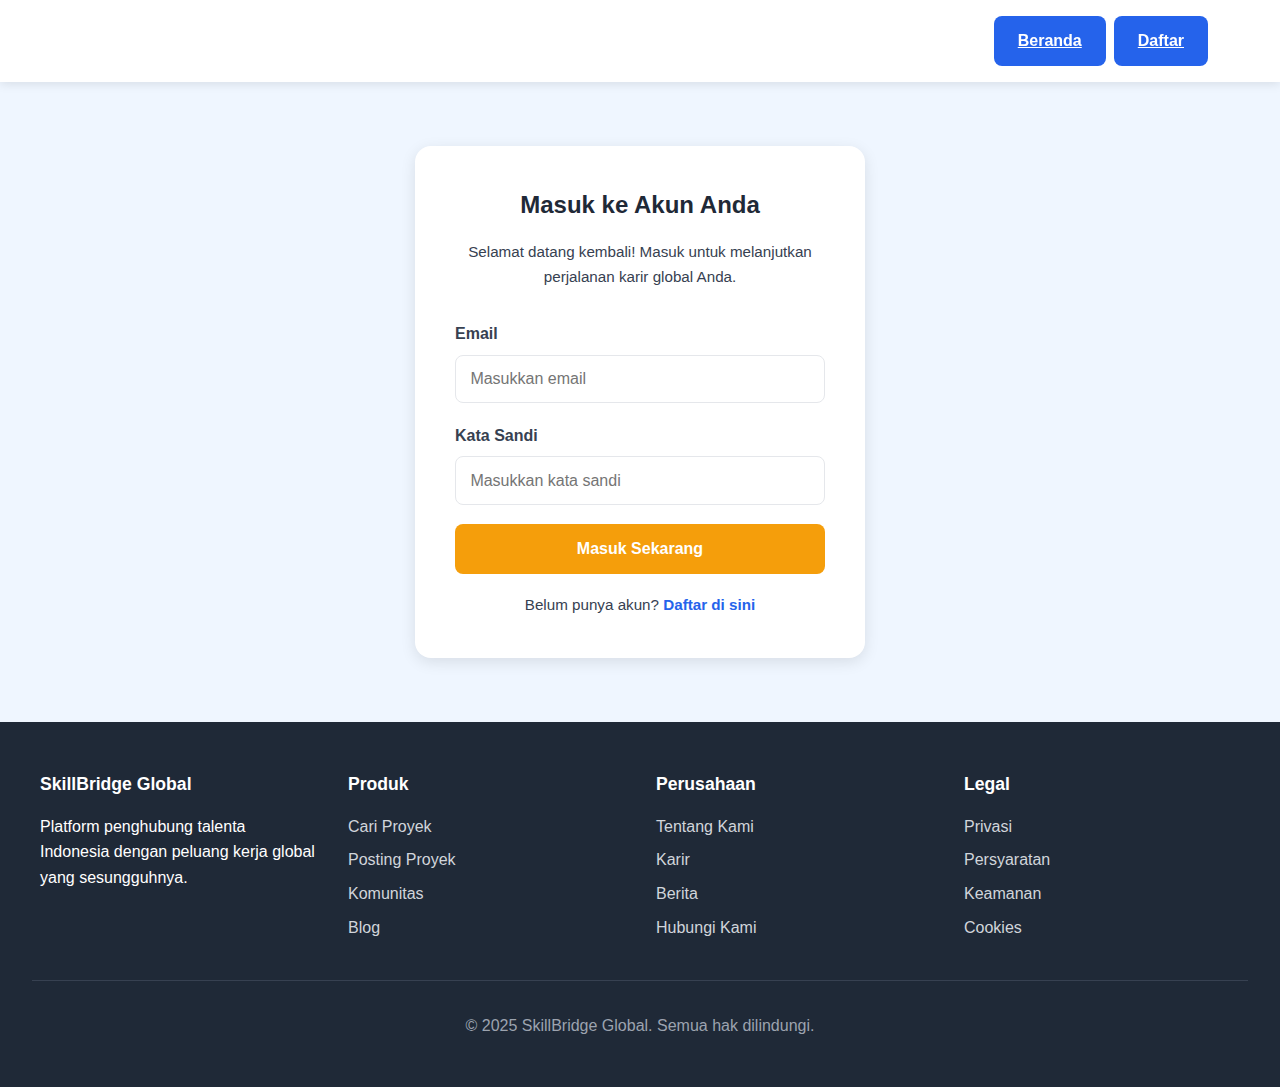
<file: pages/certification-center/index.html>
<!DOCTYPE html>
<html lang="id">
<head>
    <meta charset="UTF-8">
    <meta name="viewport" content="width=device-width, initial-scale=1.0">
    <title>Skill Certification - SkillBridge Global</title>
    <link rel="stylesheet" href="../../assets/css/base/reset.css">
    <link rel="stylesheet" href="../../assets/css/base/variables.css">
    <link rel="stylesheet" href="../../assets/css/base/typography.css">
    <link rel="stylesheet" href="../../assets/css/components/sidebar.css">
    <link rel="stylesheet" href="../../assets/css/pages/certification-center/index.css">
</head>
<body>
    <!-- Sidebar Navigation -->
    <aside class="sidebar">
        <div class="logo-section">
            <div class="logo-icon">
                <img src="../../assets/images/logo/logo.png" alt="SkillBridge Global Logo" class="logo-image">
            </div>
        </div>

        <nav class="nav-menu">
            <div class="menu-group">
                <p class="menu-label">Main Menu</p>
                <a href="../dashboard/index.html" class="nav-item">
                    <span class="nav-icon">📊</span>
                    <span class="nav-text">Dashboard</span>
                </a>
                <a href="../project-marketplace/index.html" class="nav-item">
                    <span class="nav-icon">🔍</span>
                    <span class="nav-text">Find Project</span>
                </a>
                <a href="../virtual-workspace/index.html" class="nav-item">
                    <span class="nav-icon">💼</span>
                    <span class="nav-text">Project Management</span>
                </a>
                <a href="index.html" class="nav-item active">
                    <span class="nav-icon">🎓</span>
                    <span class="nav-text">Skill Tests</span>
                </a>
                <a href="../payment-escrow/index.html" class="nav-item">
                    <span class="nav-icon">💳</span>
                    <span class="nav-text">Payment</span>
                </a>
            </div>

            <div class="menu-group">
                <p class="menu-label">Preference</p>
                <a href="../profile-management/index.html" class="nav-item">
                    <span class="nav-icon">👤</span>
                    <span class="nav-text">Profile</span>
                </a>
            </div>
        </nav>

        <div class="sidebar-footer">
            <a href="javascript:void(0)" onclick="handleLogout()" class="nav-item logout">
                <span class="nav-icon">🚪</span>
                <span class="nav-text">Log Out</span>
            </a>
        </div>
    </aside>

    <!-- Main Content -->
    <main class="main-content">
        <!-- Header -->
        <header class="page-header">
            <h1 class="page-title">Skill Certification</h1>
        </header>

        <!-- Search and Filter -->
        <div class="search-filter-container">
            <div class="search-box-large">
                <span class="search-icon">🔍</span>
                <input type="text" placeholder="Search Task" class="search-input-large" id="search-input">
            </div>
            <select class="type-filter" id="type-filter">
                <option value="">Type</option>
                <option value="ui-ux">UI/UX</option>
                <option value="frontend">Frontend</option>
                <option value="backend">Backend</option>
                <option value="web-developer">Web Developer</option>
            </select>
        </div>

        <!-- Hero Banner -->
        <div class="hero-banner">
            <div class="hero-content">
                <h2 class="hero-title">Tingkatkan Skill Anda</h2>
                <p class="hero-text">Dapatkan sertifikasi profesional yang diakui secara internasional. Bangun kredibilitas dan tingkatkan kompetensi Anda dengan program pembelajaran terstruktur dan assessment yang komprehensif.</p>
            </div>
        </div>

        <!-- Progress Cards -->
        <div class="progress-cards-container">
            <div class="progress-card" onclick="window.location.href='course-detail.html?course=ui-ux'">
                <div class="progress-icon">✏️</div>
                <div class="progress-info">
                    <p class="progress-status">8/8 Progress</p>
                    <p class="progress-label">UI/UX Design</p>
                </div>
                <button class="more-options">⋯</button>
            </div>
            <div class="progress-card" onclick="window.location.href='course-detail.html?course=frontend'">
                <div class="progress-icon">💻</div>
                <div class="progress-info">
                    <p class="progress-status">5/8 Progress</p>
                    <p class="progress-label">Frontend</p>
                </div>
                <button class="more-options">⋯</button>
            </div>
            <div class="progress-card" onclick="window.location.href='course-detail.html?course=web-dev'">
                <div class="progress-icon">🌐</div>
                <div class="progress-info">
                    <p class="progress-status">6/8 Progress</p>
                    <p class="progress-label">Web Developer</p>
                </div>
                <button class="more-options">⋯</button>
            </div>
        </div>

        <!-- Task Recommendation Section -->
        <section class="task-recommendation-section">
            <h2 class="section-title">Task Recomendation</h2>
            <div class="tasks-grid" id="tasks-grid">
                <!-- Tasks will be loaded by JavaScript -->
            </div>
        </section>

        <!-- Your Task Section -->
        <section class="your-task-section">
            <h2 class="section-title">Your Task</h2>
            <div class="tasks-table-container">
                <table class="tasks-table">
                    <thead>
                        <tr>
                            <th>SKILL TASK NAME</th>
                            <th>TASK TYPE</th>
                            <th>DATE</th>
                            <th>PROGRESS</th>
                        </tr>
                    </thead>
                    <tbody id="tasks-tbody">
                        <!-- Tasks will be loaded by JavaScript -->
                    </tbody>
                </table>
            </div>
        </section>
    </main>

    <script src="../../assets/js/utils/storage.js"></script>
    <script src="../../assets/js/pages/certification-center/index.js"></script>
    <script>
        function handleLogout() {
            if (confirm('Apakah Anda yakin ingin keluar?')) {
                sessionStorage.removeItem('loggedInUser');
                window.location.href = '../auth/login.html';
            }
        }
    </script>
</body>
</html>
</file>
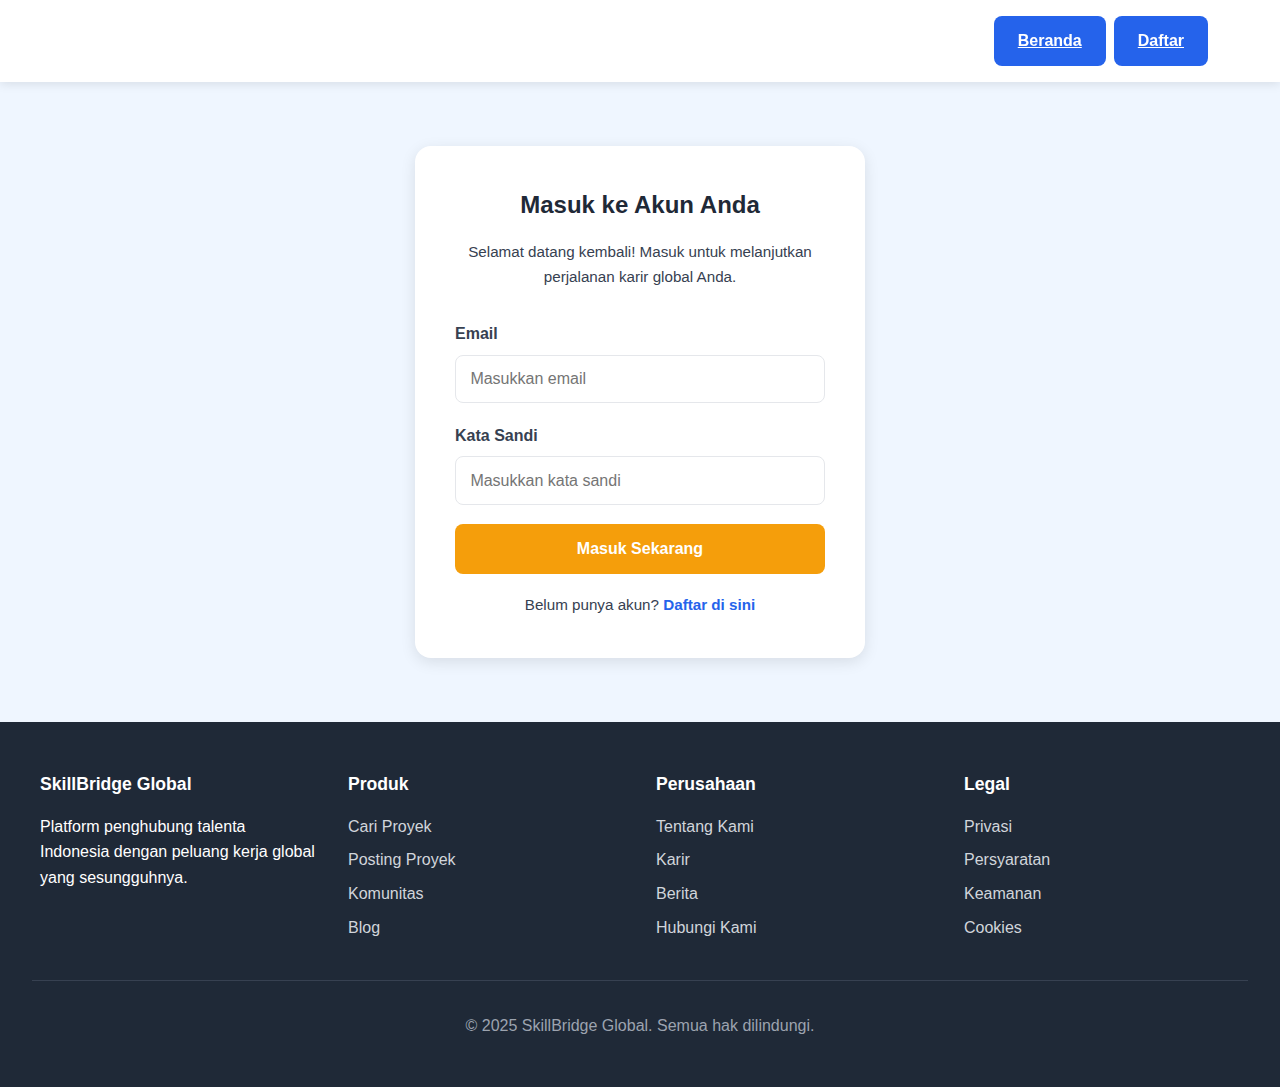
<file: pages/dashboard/index.html>
<!DOCTYPE html>
<html lang="id">
<head>
    <meta charset="UTF-8">
    <meta name="viewport" content="width=device-width, initial-scale=1.0">
    <title>Dashboard - SkillBridge Global</title>
    <link rel="stylesheet" href="../../assets/css/base/reset.css">
    <link rel="stylesheet" href="../../assets/css/base/variables.css">
    <link rel="stylesheet" href="../../assets/css/base/typography.css">
    <link rel="stylesheet" href="../../assets/css/components/sidebar.css">
    <link rel="stylesheet" href="../../assets/css/pages/dashboard/main-dashboard.css">
</head>
<body>
    <!-- Sidebar Navigation -->
    <aside class="sidebar">
        <div class="logo-section">
            <div class="logo-icon">
                <img src="../../assets/images/logo/logo.png" alt="SkillBridge Global Logo" class="logo-image">
            </div>
        </div>

        <nav class="nav-menu">
            <div class="menu-group">
                <p class="menu-label">Main Menu</p>
                <a href="index.html" class="nav-item active">
                    <span class="nav-icon">📊</span>
                    <span class="nav-text">Dashboard</span>
                </a>
                <a href="../project-marketplace/index.html" class="nav-item">
                    <span class="nav-icon">🔍</span>
                    <span class="nav-text">Find Project</span>
                </a>
                <a href="../virtual-workspace/index.html" class="nav-item">
                    <span class="nav-icon">💼</span>
                    <span class="nav-text">Project Management</span>
                </a>
                <a href="../certification-center/index.html" class="nav-item">
                    <span class="nav-icon">🎓</span>
                    <span class="nav-text">Skill Tests</span>
                </a>
                <a href="../payment-escrow/index.html" class="nav-item">
                    <span class="nav-icon">💳</span>
                    <span class="nav-text">Payment</span>
                </a>
            </div>

            <div class="menu-group">
                <p class="menu-label">Preference</p>
                <a href="../profile-management/index.html" class="nav-item">
                    <span class="nav-icon">👤</span>
                    <span class="nav-text">Profile</span>
                </a>
            </div>
        </nav>

        <div class="sidebar-footer">
            <a href="javascript:void(0)" onclick="handleLogout()" class="nav-item logout">
                <span class="nav-icon">🚪</span>
                <span class="nav-text">Log Out</span>
            </a>
        </div>
    </aside>

    <!-- Main Content -->
    <main class="main-content">
        <!-- Header -->
        <header class="page-header">
            <div class="header-left">
                <h1 class="page-title">Dashboard</h1>
            </div>
            <div class="header-right">
                <div class="search-box">
                    <span class="search-icon">🔍</span>
                    <input type="text" placeholder="Search" class="search-input">
                </div>
                <button class="notification-btn">
                    <span class="bell-icon">🔔</span>
                    <span class="notification-badge">3</span>
                </button>
            </div>
        </header>

        <!-- Welcome Message -->
        <div class="welcome-section">
            <h2 class="welcome-message">Selamat Datang, <span id="user-name">John</span>! 👋</h2>
            <button class="download-report-btn">
                <span class="icon">📥</span>
                Download report
            </button>
        </div>

        <!-- Dashboard Grid -->
        <div class="dashboard-grid">
            <!-- Rating Card -->
            <div class="card rating-card">
                <div class="card-header">
                    <h3>Rating</h3>
                    <button class="expand-btn">↗</button>
                </div>
                <div class="rating-chart">
                    <svg class="donut-chart" viewBox="0 0 200 200">
                        <circle cx="100" cy="100" r="80" fill="none" stroke="#E5E7EB" stroke-width="20"/>
                        <circle cx="100" cy="100" r="80" fill="none" stroke="#0066FF" stroke-width="20"
                            stroke-dasharray="452" stroke-dashoffset="45" transform="rotate(-90 100 100)"
                            class="progress-circle"/>
                        <text x="100" y="95" text-anchor="middle" font-size="36" font-weight="bold" fill="#1F2937">90%</text>
                        <text x="100" y="115" text-anchor="middle" font-size="14" fill="#6B7280">Rating</text>
                    </svg>
                </div>
                <div class="rating-stats">
                    <div class="stat-item">
                        <span class="stat-icon">😊</span>
                        <div class="stat-info">
                            <p class="stat-value">90%</p>
                            <p class="stat-label">Response rate</p>
                        </div>
                    </div>
                    <div class="stat-item">
                        <span class="stat-icon">✅</span>
                        <div class="stat-info">
                            <p class="stat-value">1.298</p>
                            <p class="stat-label">Order completion</p>
                        </div>
                    </div>
                </div>
            </div>

            <!-- Earning Reports Card -->
            <div class="card earning-card">
                <div class="card-header">
                    <h3>Earning reports</h3>
                    <select class="period-selector">
                        <option>Yearly</option>
                        <option>Monthly</option>
                        <option>Weekly</option>
                    </select>
                </div>
                <div class="earning-info">
                    <p class="earning-label">Income in 2025</p>
                    <p class="earning-amount">$ 7.020,00 <span class="currency">USD</span> <span class="earning-change">● 2.3%</span></p>
                </div>
                <div class="chart-container">
                    <canvas id="earningChart" width="400" height="150"></canvas>
                </div>
            </div>

            <!-- Profile Card -->
            <div class="card profile-card">
                <div class="profile-image-container">
                    <img src="https://i.pravatar.cc/150?img=12" alt="Profile" class="profile-image" id="profile-avatar">
                </div>
                <h3 class="profile-name" id="profile-name">John doe</h3>
                <p class="profile-location">Surabaya</p>
                <button class="edit-profile-btn" onclick="window.location.href='../profile-management/index.html'">
                    <span class="icon">✏️</span>
                    Edit profile
                </button>
            </div>
        </div>

        <!-- Application Status Section -->
        <section class="application-status-section">
            <div class="section-header">
                <h2>Application status</h2>
                <button class="more-btn">⋯</button>
            </div>
            <div class="application-list" id="application-list">
                <!-- Applications will be loaded by JavaScript -->
            </div>
        </section>

        <!-- Active Projects Section -->
        <section class="active-projects-section">
            <div class="section-header">
                <h2>Active projects <span class="count">(12)</span></h2>
                <button class="add-project-btn">
                    <span class="icon">+</span>
                    Add new project
                </button>
            </div>
            <div class="projects-table-container">
                <table class="projects-table">
                    <thead>
                        <tr>
                            <th>Client Name</th>
                            <th>Project</th>
                            <th>Price</th>
                            <th>Timeline</th>
                            <th>Progress</th>
                        </tr>
                    </thead>
                    <tbody id="projects-tbody">
                        <!-- Projects will be loaded by JavaScript -->
                    </tbody>
                </table>
            </div>
        </section>
    </main>

    <script src="../../assets/js/utils/storage.js"></script>
    <script src="../../assets/js/pages/dashboard/main-dashboard.js"></script>
    <script>
        function handleLogout() {
            if (confirm('Apakah Anda yakin ingin keluar?')) {
                sessionStorage.removeItem('loggedInUser');
                window.location.href = '../auth/login.html';
            }
        }
    </script>
</body>
</html>
</file>
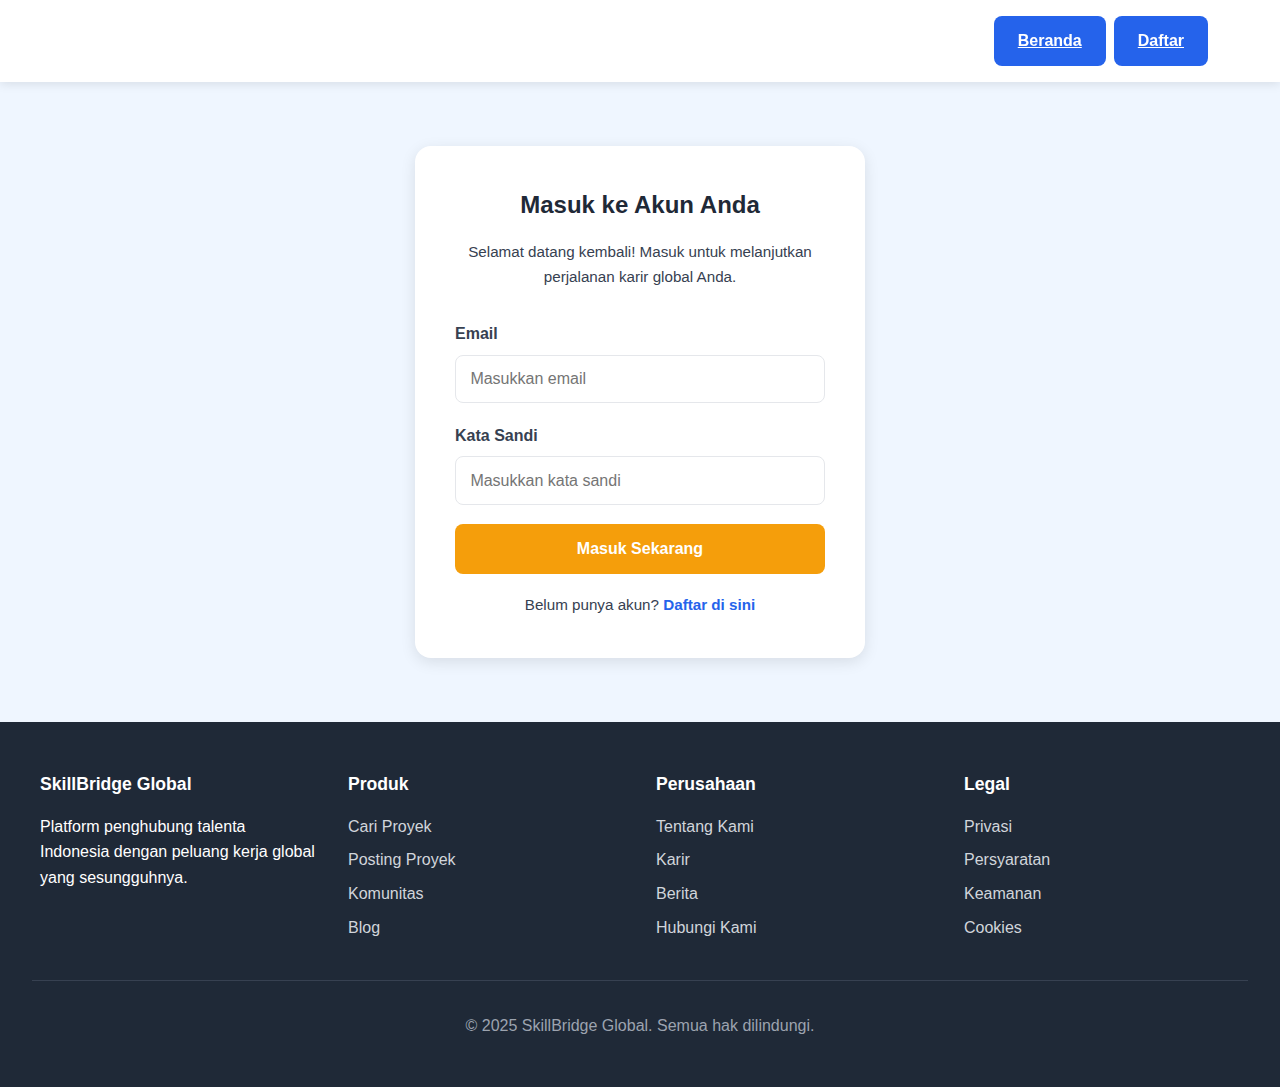
<file: pages/payment-escrow/index.html>
<!DOCTYPE html>
<html lang="id">
<head>
    <meta charset="UTF-8">
    <meta name="viewport" content="width=device-width, initial-scale=1.0">
    <title>Payment - SkillBridge Global</title>
    <link rel="stylesheet" href="../../assets/css/base/reset.css">
    <link rel="stylesheet" href="../../assets/css/base/variables.css">
    <link rel="stylesheet" href="../../assets/css/base/typography.css">
    <link rel="stylesheet" href="../../assets/css/components/sidebar.css">
    <link rel="stylesheet" href="../../assets/css/pages/payment-escrow/index.css">
</head>
<body>
    <!-- Sidebar Navigation -->
    <aside class="sidebar">
        <div class="logo-section">
            <div class="logo-icon">
                <img src="../../assets/images/logo/logo.png" alt="SkillBridge Global Logo" class="logo-image">
            </div>
        </div>

        <nav class="nav-menu">
            <div class="menu-group">
                <p class="menu-label">Main Menu</p>
                <a href="../dashboard/index.html" class="nav-item">
                    <span class="nav-icon">📊</span>
                    <span class="nav-text">Dashboard</span>
                </a>
                <a href="../project-marketplace/index.html" class="nav-item">
                    <span class="nav-icon">🔍</span>
                    <span class="nav-text">Find Project</span>
                </a>
                <a href="../virtual-workspace/index.html" class="nav-item">
                    <span class="nav-icon">💼</span>
                    <span class="nav-text">Project Management</span>
                </a>
                <a href="../certification-center/index.html" class="nav-item">
                    <span class="nav-icon">🎓</span>
                    <span class="nav-text">Skill Tests</span>
                </a>
                <a href="index.html" class="nav-item active">
                    <span class="nav-icon">💳</span>
                    <span class="nav-text">Payment</span>
                </a>
            </div>

            <div class="menu-group">
                <p class="menu-label">Preference</p>
                <a href="../profile-management/index.html" class="nav-item">
                    <span class="nav-icon">👤</span>
                    <span class="nav-text">Profile</span>
                </a>
            </div>
        </nav>

        <div class="sidebar-footer">
            <a href="javascript:void(0)" onclick="handleLogout()" class="nav-item logout">
                <span class="nav-icon">🚪</span>
                <span class="nav-text">Log Out</span>
            </a>
        </div>
    </aside>

    <!-- Main Content -->
    <main class="main-content">
        <!-- Header -->
        <header class="page-header">
            <h1 class="page-title">Payment</h1>
            <div class="header-actions">
                <div class="search-box">
                    <span class="search-icon">🔍</span>
                    <input type="text" placeholder="Search" class="search-input">
                </div>
                <button class="notification-btn">
                    <span class="bell-icon">🔔</span>
                </button>
            </div>
        </header>

        <!-- Welcome Section with Earning -->
        <section class="welcome-earning-section">
            <div class="welcome-message-box">
                <h2 class="greeting">Hello <span id="user-name">John Doe</span>, 👋</h2>
                <p class="welcome-text">This is your earning report, and transaction history.<br>You can withdrawa it and enjoy the fruits of your hard work</p>
            </div>

            <div class="earning-chart-container">
                <div class="earning-card">
                    <div class="earning-header">
                        <h3>Earning reports</h3>
                        <select class="period-selector">
                            <option>Yearly</option>
                            <option>Monthly</option>
                            <option>Weekly</option>
                        </select>
                    </div>
                    <div class="earning-info">
                        <p class="earning-label">Income in 2025</p>
                        <p class="earning-amount">$ 7.020,00 <span class="currency">USD</span> <span class="earning-change">● 2.3%</span></p>
                    </div>
                    <div class="chart-canvas-container">
                        <canvas id="earningChart" width="600" height="200"></canvas>
                    </div>
                </div>
            </div>

            <div class="balance-card">
                <p class="balance-label">Balance now:</p>
                <p class="balance-amount">$ 5.250,20 <span class="currency-code">USD</span></p>
                <button class="withdraw-btn" onclick="showWithdrawModal()">
                    <span class="icon">↑</span>
                    Withdraw
                </button>
            </div>
        </section>

        <!-- Invoice Summary Section -->
        <section class="invoice-summary-section">
            <div class="section-header">
                <h2>Invoice Summary <span class="count">(12)</span></h2>
                <button class="see-history-btn">
                    <span class="icon">🔄</span>
                    See Invoice History
                </button>
            </div>

            <div class="invoice-table-container">
                <table class="invoice-table">
                    <thead>
                        <tr>
                            <th><span class="icon">📄</span> Invoice</th>
                            <th><span class="icon">📅</span> Date</th>
                            <th><span class="icon">👤</span> Name</th>
                            <th><span class="icon">💵</span> Fee</th>
                            <th><span class="icon">📁</span> Project</th>
                        </tr>
                    </thead>
                    <tbody id="invoice-tbody">
                        <!-- Invoices will be loaded by JavaScript -->
                    </tbody>
                </table>
            </div>
        </section>
    </main>

    <!-- Withdraw Modal -->
    <div id="withdraw-modal" class="modal">
        <div class="modal-content">
            <div class="modal-header">
                <h3>Withdraw Amount</h3>
                <button class="close-modal" onclick="closeWithdrawModal()">&times;</button>
            </div>
            <div class="modal-body">
                <p class="available-balance">Available Balance: <strong>$5,250.20 USD</strong></p>
                <form id="withdraw-form">
                    <div class="form-group">
                        <label>Amount to Withdraw</label>
                        <div class="input-with-currency">
                            <span class="currency-symbol">$</span>
                            <input type="number" id="withdraw-amount" placeholder="0.00" step="0.01" required>
                            <span class="currency-code-input">USD</span>
                        </div>
                    </div>
                    <div class="form-group">
                        <label>Withdrawal Method</label>
                        <select id="withdrawal-method" required>
                            <option value="">Select method</option>
                            <option value="bank">Bank Transfer</option>
                            <option value="paypal">PayPal</option>
                            <option value="crypto">Cryptocurrency</option>
                        </select>
                    </div>
                    <div class="form-group">
                        <label>Account Details</label>
                        <input type="text" id="account-details" placeholder="Enter account number or email" required>
                    </div>
                    <button type="submit" class="submit-withdraw-btn">Confirm Withdrawal</button>
                </form>
            </div>
        </div>
    </div>

    <script src="../../assets/js/utils/storage.js"></script>
    <script src="../../assets/js/pages/payment-escrow/index.js"></script>
    <script>
        function handleLogout() {
            if (confirm('Apakah Anda yakin ingin keluar?')) {
                sessionStorage.removeItem('loggedInUser');
                window.location.href = '../auth/login.html';
            }
        }
    </script>
</body>
</html>
</file>
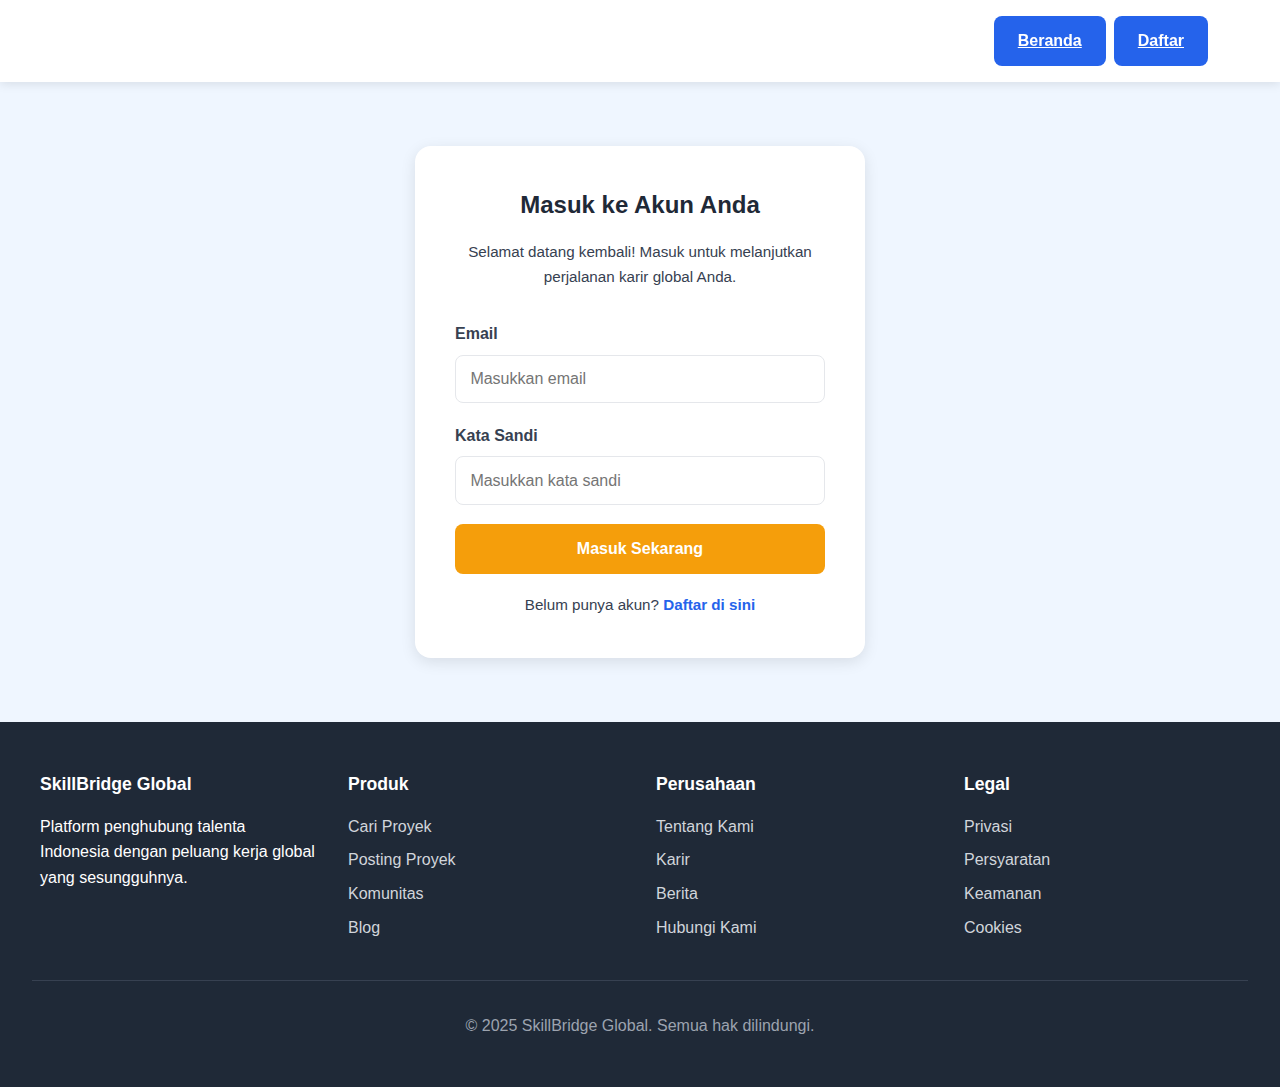
<file: pages/profile-management/index.html>
<!DOCTYPE html>
<html lang="id">
<head>
    <meta charset="UTF-8">
    <meta name="viewport" content="width=device-width, initial-scale=1.0">
    <title>My Profile - SkillBridge Global</title>
    <link rel="stylesheet" href="../../assets/css/base/reset.css">
    <link rel="stylesheet" href="../../assets/css/base/variables.css">
    <link rel="stylesheet" href="../../assets/css/base/typography.css">
    <link rel="stylesheet" href="../../assets/css/components/sidebar.css">
    <link rel="stylesheet" href="../../assets/css/pages/profile-management/index.css">
</head>
<body>
    <!-- Sidebar Navigation -->
    <aside class="sidebar">
        <div class="logo-section">
            <div class="logo-icon">
                <img src="../../assets/images/logo/logo.png" alt="SkillBridge Global Logo" class="logo-image">
            </div>
        </div>

        <nav class="nav-menu">
            <div class="menu-group">
                <p class="menu-label">Main Menu</p>
                <a href="../dashboard/index.html" class="nav-item">
                    <span class="nav-icon">📊</span>
                    <span class="nav-text">Dashboard</span>
                </a>
                <a href="../project-marketplace/index.html" class="nav-item">
                    <span class="nav-icon">🔍</span>
                    <span class="nav-text">Find Project</span>
                </a>
                <a href="../virtual-workspace/index.html" class="nav-item">
                    <span class="nav-icon">💼</span>
                    <span class="nav-text">Project Management</span>
                </a>
                <a href="../certification-center/index.html" class="nav-item">
                    <span class="nav-icon">🎓</span>
                    <span class="nav-text">Skill Tests</span>
                </a>
                <a href="../payment-escrow/index.html" class="nav-item">
                    <span class="nav-icon">💳</span>
                    <span class="nav-text">Payment</span>
                </a>
            </div>

            <div class="menu-group">
                <p class="menu-label">Preference</p>
                <a href="index.html" class="nav-item active">
                    <span class="nav-icon">👤</span>
                    <span class="nav-text">Profile</span>
                </a>
            </div>
        </nav>

        <div class="sidebar-footer">
            <a href="javascript:void(0)" onclick="handleLogout()" class="nav-item logout">
                <span class="nav-icon">🚪</span>
                <span class="nav-text">Log Out</span>
            </a>
        </div>
    </aside>

    <!-- Main Content -->
    <main class="main-content">
        <!-- Header -->
        <header class="page-header">
            <h1 class="page-title">My Profile</h1>
            <div class="header-actions">
                <button class="back-btn" onclick="window.location.href='../dashboard/index.html'">
                    Back to homepage
                </button>
                <button class="notification-btn">🔔</button>
            </div>
        </header>

        <!-- Tabs -->
        <div class="tabs-container">
            <button class="tab-btn active" data-tab="my-profile">My Profile</button>
            <button class="tab-btn" data-tab="rating">Rating</button>
        </div>

        <!-- Tab Content: My Profile -->
        <div id="my-profile" class="tab-content active">
            <div class="profile-layout">
                <!-- Left Column -->
                <div class="profile-left">
                    <!-- Profile Header Card -->
                    <div class="profile-header-card">
                        <button class="edit-icon-btn" onclick="showEditProfileModal()" title="Edit Profile">✏️</button>
                        <div class="profile-header-bg"></div>
                        <div class="profile-main-info">
                            <img src="https://i.pravatar.cc/120?img=12" alt="Profile" class="profile-avatar-large" id="profile-avatar">
                            <h2 class="profile-name" id="profile-display-name">Jake Gyll</h2>
                            <p class="profile-title">Product Designer at <strong>Twitter</strong></p>
                            <p class="profile-location">📍 Manchester, UK</p>
                            <button class="open-opportunities-btn">OPEN FOR OPPORTUNITIES</button>
                        </div>
                    </div>

                    <!-- About Me Card -->
                    <div class="content-card">
                        <div class="card-header">
                            <h3>About Me</h3>
                            <button class="icon-btn" onclick="editAboutMe()" title="Edit About Me">✏️</button>
                        </div>
                        <div class="about-content" id="about-content">
                            <p>I'm a product designer + filmmaker currently working remotely at Twitter from beautiful Manchester, United Kingdom. I'm passionate about designing digital products that have a positive impact on the world.</p>
                            <p>For 10 years, I've specialised in interface, experience & interaction design as well as working in user research and product strategy for product agencies, big tech companies & start-ups.</p>
                        </div>
                    </div>

                    <!-- Skills Card -->
                    <div class="content-card">
                        <div class="card-header">
                            <h3>Skills</h3>
                            <div class="header-actions">
                                <button class="icon-btn" onclick="showAddSkillModal()" title="Add Skill">+</button>
                                <button class="icon-btn" onclick="editSkills()" title="Edit Skills">✏️</button>
                            </div>
                        </div>
                        <div class="skills-list" id="skills-list">
                            <!-- Skills will be loaded by JavaScript -->
                        </div>
                    </div>

                    <!-- Portfolios Card -->
                    <div class="content-card">
                        <div class="card-header">
                            <h3>Portfolios</h3>
                            <button class="icon-btn" onclick="showAddPortfolioModal()" title="Add Portfolio">+</button>
                        </div>
                        <div class="portfolios-grid" id="portfolios-grid">
                            <!-- Portfolios will be loaded by JavaScript -->
                        </div>
                    </div>

                    <!-- Experiences Card -->
                    <div class="content-card">
                        <div class="card-header">
                            <h3>Experiences</h3>
                            <button class="icon-btn" onclick="showAddExperienceModal()" title="Add Experience">+</button>
                        </div>
                        <div class="experiences-list" id="experiences-list">
                            <!-- Experiences will be loaded by JavaScript -->
                        </div>
                        <button class="show-more-btn" id="show-more-exp">Show 3 more experiences</button>
                    </div>

                    <!-- Educations Card -->
                    <div class="content-card">
                        <div class="card-header">
                            <h3>Educations</h3>
                            <button class="icon-btn" onclick="showAddEducationModal()" title="Add Education">+</button>
                        </div>
                        <div class="educations-list" id="educations-list">
                            <!-- Educations will be loaded by JavaScript -->
                        </div>
                        <button class="show-more-btn" id="show-more-edu">Show 2 more educations</button>
                    </div>
                </div>

                <!-- Right Column -->
                <div class="profile-right">
                    <!-- Additional Details Card -->
                    <div class="info-card">
                        <div class="card-header">
                            <h3>Additional Details</h3>
                            <button class="icon-btn" onclick="editAdditionalDetails()" title="Edit Additional Details">✏️</button>
                        </div>
                        <div class="info-list">
                            <div class="info-item">
                                <span class="info-icon">📧</span>
                                <div class="info-content">
                                    <p class="info-label">Email</p>
                                    <p class="info-value" id="profile-email">jakegyll@email.com</p>
                                </div>
                            </div>
                            <div class="info-item">
                                <span class="info-icon">📱</span>
                                <div class="info-content">
                                    <p class="info-label">Phone</p>
                                    <p class="info-value" id="profile-phone">+44 1245 572 135</p>
                                </div>
                            </div>
                            <div class="info-item">
                                <span class="info-icon">🌐</span>
                                <div class="info-content">
                                    <p class="info-label">Languages</p>
                                    <p class="info-value" id="profile-languages">English, French</p>
                                </div>
                            </div>
                        </div>
                    </div>

                    <!-- Social Links Card -->
                    <div class="info-card">
                        <div class="card-header">
                            <h3>Social Links</h3>
                            <button class="icon-btn" onclick="editSocialLinks()" title="Edit Social Links">✏️</button>
                        </div>
                        <div class="info-list">
                            <div class="info-item">
                                <span class="info-icon">📷</span>
                                <div class="info-content">
                                    <p class="info-label">Instagram</p>
                                    <a href="#" class="info-link" id="profile-instagram">instagram.com/jakegyll</a>
                                </div>
                            </div>
                            <div class="info-item">
                                <span class="info-icon">🐦</span>
                                <div class="info-content">
                                    <p class="info-label">Twitter</p>
                                    <a href="#" class="info-link" id="profile-twitter">twitter.com/jakegyll</a>
                                </div>
                            </div>
                            <div class="info-item">
                                <span class="info-icon">🌍</span>
                                <div class="info-content">
                                    <p class="info-label">Website</p>
                                    <a href="#" class="info-link" id="profile-website">www.jakegyll.com</a>
                                </div>
                            </div>
                        </div>
                    </div>
                </div>
            </div>
        </div>

        <!-- Tab Content: Rating -->
        <div id="rating" class="tab-content">
            <div class="rating-layout">
                <!-- Performance Card -->
                <div class="performance-card">
                    <div class="card-header">
                        <h3>Performance</h3>
                        <button class="expand-icon">↗</button>
                    </div>
                    <div class="performance-chart">
                        <svg class="donut-chart" viewBox="0 0 200 200">
                            <circle cx="100" cy="100" r="80" fill="none" stroke="#E5E7EB" stroke-width="20"/>
                            <circle cx="100" cy="100" r="80" fill="none" stroke="#0066FF" stroke-width="20"
                                stroke-dasharray="452" stroke-dashoffset="45" transform="rotate(-90 100 100)"/>
                            <text x="100" y="95" text-anchor="middle" font-size="36" font-weight="bold" fill="#1F2937">90%</text>
                        </svg>
                    </div>
                    <div class="performance-stats">
                        <div class="stat-item">
                            <span class="stat-icon">😊</span>
                            <div>
                                <p class="stat-value">90%</p>
                                <p class="stat-label">Respond rate</p>
                            </div>
                        </div>
                        <div class="stat-item">
                            <span class="stat-icon">✅</span>
                            <div>
                                <p class="stat-value">1.298</p>
                                <p class="stat-label">Order completion</p>
                            </div>
                        </div>
                    </div>
                </div>

                <!-- Rating Bars Card -->
                <div class="rating-bars-card">
                    <h3>Rating</h3>
                    <div class="rating-bars" id="rating-bars">
                        <!-- Rating bars will be loaded by JavaScript -->
                    </div>
                </div>
            </div>

            <!-- Reviews Section -->
            <div class="reviews-section">
                <div id="reviews-container">
                    <!-- Reviews will be loaded by JavaScript -->
                </div>
            </div>
        </div>
    </main>

    <!-- Modals -->
    <!-- Edit Profile Modal -->
    <div id="edit-profile-modal" class="modal">
        <div class="modal-content">
            <div class="modal-header">
                <h2>Basic Information</h2>
                <button class="close-modal" onclick="closeModal('edit-profile-modal')">&times;</button>
            </div>
            <div class="modal-body">
                <p class="modal-description">This is your personal information that you can update anytime.</p>
                
                <!-- Profile Photo -->
                <div class="form-section">
                    <h3>Profile Photo</h3>
                    <p class="section-description">This image will be shown publicly as your profile picture, it will help recruiters recognize you!</p>
                    <div class="photo-upload-section">
                        <div class="current-photo">
                            <img src="https://i.pravatar.cc/150?img=12" alt="Profile" id="modal-profile-preview">
                        </div>
                        <div class="upload-area-modal">
                            <input type="file" id="modal-photo-upload" accept="image/*" hidden>
                            <label for="modal-photo-upload" class="upload-label-modal">
                                <span class="upload-icon">🖼️</span>
                                <p>Click to replace <span class="text-muted">or drag and drop</span></p>
                                <p class="file-types">SVG, PNG, JPG or GIF (max. 400 x 400px)</p>
                            </label>
                        </div>
                    </div>
                </div>

                <!-- Personal Details -->
                <div class="form-section">
                    <h3>Personal Details</h3>
                    <div class="form-grid">
                        <div class="form-group full-width">
                            <label for="modal-full-name">Full Name <span class="required">*</span></label>
                            <input type="text" id="modal-full-name" placeholder="Jake Gyll" required>
                        </div>
                        <div class="form-group">
                            <label for="modal-phone">Phone Number <span class="required">*</span></label>
                            <input type="tel" id="modal-phone" placeholder="+44 1245 572 135" required>
                        </div>
                        <div class="form-group">
                            <label for="modal-email">Email <span class="required">*</span></label>
                            <input type="email" id="modal-email" placeholder="Jakegyll@gmail.com" required>
                        </div>
                        <div class="form-group">
                            <label for="modal-dob">Date of Birth <span class="required">*</span></label>
                            <input type="date" id="modal-dob" required>
                        </div>
                        <div class="form-group">
                            <label for="modal-gender">Gender <span class="required">*</span></label>
                            <select id="modal-gender" required>
                                <option value="male" selected>Male</option>
                                <option value="female">Female</option>
                                <option value="other">Other</option>
                            </select>
                        </div>
                    </div>
                </div>

                <!-- Account Type -->
                <div class="form-section">
                    <h3>Account Type</h3>
                    <p class="section-description">You can update your account type</p>
                    <div class="account-type-options">
                        <label class="radio-card">
                            <input type="radio" name="modal-account-type" value="job-seeker" checked>
                            <div class="radio-content">
                                <span class="radio-icon">🔵</span>
                                <div>
                                    <h4>Job Seeker</h4>
                                    <p>Looking for a job</p>
                                </div>
                            </div>
                        </label>
                        <label class="radio-card">
                            <input type="radio" name="modal-account-type" value="employer">
                            <div class="radio-content">
                                <span class="radio-icon">⚪</span>
                                <div>
                                    <h4>Employer</h4>
                                    <p>Hiring, sourcing candidates, or posting a jobs</p>
                                </div>
                            </div>
                        </label>
                    </div>
                </div>

                <div class="modal-actions">
                    <button class="btn-cancel" onclick="closeModal('edit-profile-modal')">Cancel</button>
                    <button class="btn-submit" onclick="saveProfile()">Save Profile</button>
                </div>
            </div>
        </div>
    </div>

    <!-- Add/Edit Education Modal -->
    <div id="education-modal" class="modal">
        <div class="modal-content">
            <div class="modal-header">
                <h2>Education</h2>
                <button class="close-modal" onclick="closeModal('education-modal')">&times;</button>
            </div>
            <div class="modal-body">
                <form id="education-form">
                    <div class="form-group">
                        <label for="edu-program">Program Name <span class="required">*</span></label>
                        <input type="text" id="edu-program" placeholder="e.g. Computer Science, Business Administration" required>
                    </div>
                    <div class="form-group">
                        <label for="edu-institution">Institution <span class="required">*</span></label>
                        <input type="text" id="edu-institution" placeholder="e.g. University of Technology, State University" required>
                    </div>
                    <div class="form-group">
                        <label for="edu-city">City <span class="required">*</span></label>
                        <input type="text" id="edu-city" placeholder="e.g. Jakarta, Bandung, Surabaya" required>
                    </div>
                    <div class="form-group">
                        <label for="edu-period">Period <span class="required">*</span></label>
                        <div class="date-input-wrapper">
                            <input type="text" id="edu-period" placeholder="Select period" required>
                            <span class="calendar-icon">📅</span>
                        </div>
                    </div>
                    <div class="form-group">
                        <label for="edu-certificate">Certificate</label>
                        <label for="edu-certificate-file" class="file-upload-label">
                            <span class="upload-icon">↑</span>
                            Upload document
                            <input type="file" id="edu-certificate-file" accept=".pdf,.doc,.docx" hidden>
                        </label>
                    </div>
                    <div class="form-group">
                        <label for="edu-description">Description</label>
                        <textarea id="edu-description" rows="4" placeholder="Describe your education background, achievements, and relevant coursework"></textarea>
                    </div>
                    <div class="modal-actions">
                        <button type="button" class="btn-cancel" onclick="closeModal('education-modal')">Cancel</button>
                        <button type="submit" class="btn-submit">Submit</button>
                    </div>
                </form>
            </div>
        </div>
    </div>

    <!-- Add/Edit Experience Modal -->
    <div id="experience-modal" class="modal">
        <div class="modal-content">
            <div class="modal-header">
                <h2>Experience</h2>
                <button class="close-modal" onclick="closeModal('experience-modal')">&times;</button>
            </div>
            <div class="modal-body">
                <form id="experience-form">
                    <div class="form-group">
                        <label for="exp-role">Role <span class="required">*</span></label>
                        <input type="text" id="exp-role" placeholder="e.g. Senior Frontend Developer, UI/UX Designer" required>
                    </div>
                    <div class="form-group">
                        <label for="exp-company">Company <span class="required">*</span></label>
                        <input type="text" id="exp-company" placeholder="e.g. Tech Company Inc., Design Studio" required>
                    </div>
                    <div class="form-group">
                        <label for="exp-city">City <span class="required">*</span></label>
                        <input type="text" id="exp-city" placeholder="e.g. Jakarta, Bandung, Remote" required>
                    </div>
                    <div class="form-group">
                        <label for="exp-period">Period <span class="required">*</span></label>
                        <div class="date-input-wrapper">
                            <input type="text" id="exp-period" placeholder="Select period" required>
                            <span class="calendar-icon">📅</span>
                        </div>
                    </div>
                    <div class="form-group">
                        <label for="exp-certificate">Certificate</label>
                        <label for="exp-certificate-file" class="file-upload-label">
                            <span class="upload-icon">↑</span>
                            Upload document
                            <input type="file" id="exp-certificate-file" accept=".pdf,.doc,.docx" hidden>
                        </label>
                    </div>
                    <div class="form-group">
                        <label for="exp-description">Description</label>
                        <textarea id="exp-description" rows="4" placeholder="Describe your work experience, responsibilities, and key achievements"></textarea>
                    </div>
                    <div class="modal-actions">
                        <button type="button" class="btn-cancel" onclick="closeModal('experience-modal')">Cancel</button>
                        <button type="submit" class="btn-submit">Submit</button>
                    </div>
                </form>
            </div>
        </div>
    </div>

    <!-- Add/Edit Portfolio Modal -->
    <div id="portfolio-modal" class="modal">
        <div class="modal-content">
            <div class="modal-header">
                <h2>Portofolio</h2>
                <button class="close-modal" onclick="closeModal('portfolio-modal')">&times;</button>
            </div>
            <div class="modal-body">
                <form id="portfolio-form">
                    <div class="form-group">
                        <label for="port-project-name">Project Name <span class="required">*</span></label>
                        <input type="text" id="port-project-name" placeholder="e.g. E-commerce Website, Mobile App Design" required>
                    </div>
                    <div class="form-group">
                        <label for="port-category">Category <span class="required">*</span></label>
                        <input type="text" id="port-category" placeholder="e.g. Web Development, UI/UX Design, Mobile App" required>
                    </div>
                    <div class="form-group">
                        <label for="port-period">Period <span class="required">*</span></label>
                        <div class="date-input-wrapper">
                            <input type="text" id="port-period" placeholder="Select period" required>
                            <span class="calendar-icon">📅</span>
                        </div>
                    </div>
                    <div class="form-group">
                        <label for="port-attachment">Attachment</label>
                        <label for="port-attachment-file" class="file-upload-label">
                            <span class="upload-icon">↑</span>
                            Upload attachment
                            <input type="file" id="port-attachment-file" accept="image/*,.pdf" hidden>
                        </label>
                    </div>
                    <div class="form-divider">
                        <span>or</span>
                    </div>
                    <div class="form-group">
                        <label for="port-link">Link</label>
                        <div class="link-input-wrapper">
                            <span class="link-icon">🔗</span>
                            <input type="url" id="port-link" placeholder="Paste embed link">
                        </div>
                    </div>
                    <div class="modal-actions">
                        <button type="button" class="btn-cancel" onclick="closeModal('portfolio-modal')">Cancel</button>
                        <button type="submit" class="btn-submit">Submit</button>
                    </div>
                </form>
            </div>
        </div>
    </div>

    <script src="../../assets/js/utils/storage.js"></script>
    <script src="../../assets/js/pages/profile-management/index.js"></script>
    <script>
        function handleLogout() {
            if (confirm('Apakah Anda yakin ingin keluar?')) {
                sessionStorage.removeItem('loggedInUser');
                window.location.href = '../auth/login.html';
            }
        }
    </script>
</body>
</html>
</file>
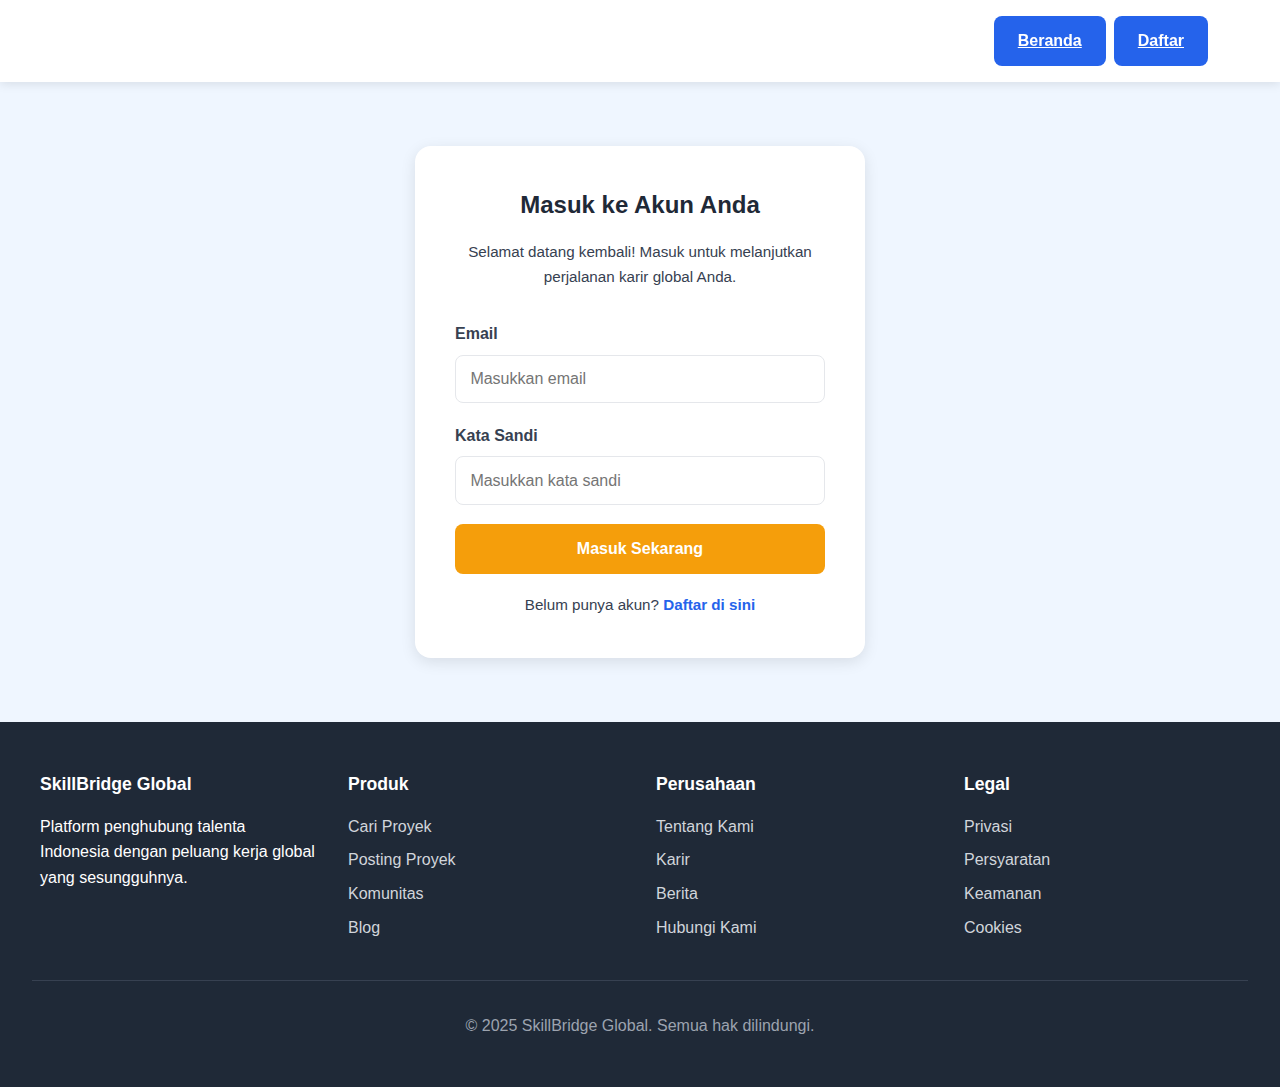
<file: pages/project-marketplace/index.html>
<!DOCTYPE html>
<html lang="id">
<head>
    <meta charset="UTF-8">
    <meta name="viewport" content="width=device-width, initial-scale=1.0">
    <title>Find Project - SkillBridge Global</title>
    <link rel="stylesheet" href="../../assets/css/base/reset.css">
    <link rel="stylesheet" href="../../assets/css/base/variables.css">
    <link rel="stylesheet" href="../../assets/css/base/typography.css">
    <link rel="stylesheet" href="../../assets/css/components/sidebar.css">
    <link rel="stylesheet" href="../../assets/css/pages/project-marketplace/index.css">
</head>
<body>
    <!-- Sidebar Navigation -->
    <aside class="sidebar">
        <div class="logo-section">
            <div class="logo-icon">
                <img src="../../assets/images/logo/logo.png" alt="SkillBridge Global Logo" class="logo-image">
            </div>
        </div>

        <nav class="nav-menu">
            <div class="menu-group">
                <p class="menu-label">Main Menu</p>
                <a href="../dashboard/index.html" class="nav-item">
                    <span class="nav-icon">📊</span>
                    <span class="nav-text">Dashboard</span>
                </a>
                <a href="index.html" class="nav-item active">
                    <span class="nav-icon">🔍</span>
                    <span class="nav-text">Find Project</span>
                </a>
                <a href="../virtual-workspace/index.html" class="nav-item">
                    <span class="nav-icon">💼</span>
                    <span class="nav-text">Project Management</span>
                </a>
                <a href="../certification-center/index.html" class="nav-item">
                    <span class="nav-icon">🎓</span>
                    <span class="nav-text">Skill Tests</span>
                </a>
                <a href="../payment-escrow/index.html" class="nav-item">
                    <span class="nav-icon">💳</span>
                    <span class="nav-text">Payment</span>
                </a>
            </div>

            <div class="menu-group">
                <p class="menu-label">Preference</p>
                <a href="../profile-management/index.html" class="nav-item">
                    <span class="nav-icon">👤</span>
                    <span class="nav-text">Profile</span>
                </a>
            </div>
        </nav>

        <div class="sidebar-footer">
            <a href="javascript:void(0)" onclick="handleLogout()" class="nav-item logout">
                <span class="nav-icon">🚪</span>
                <span class="nav-text">Log Out</span>
            </a>
        </div>
    </aside>

    <!-- Main Content -->
    <main class="main-content">
        <!-- Header -->
        <header class="page-header">
            <h1 class="page-title">Project</h1>
        </header>

        <!-- Tabs -->
        <div class="tabs-container">
            <button class="tab-btn active" data-tab="find-project">Find Project</button>
            <button class="tab-btn" data-tab="my-application">My Application</button>
        </div>

        <!-- Tab Content: Find Project -->
        <div id="find-project" class="tab-content active">
            <!-- Search and Filters -->
            <div class="search-filter-section">
                <div class="search-box-large">
                    <span class="search-icon">🔍</span>
                    <input type="text" placeholder="Search" class="search-input-large" id="search-input">
                </div>
                
                <div class="filters">
                    <select class="filter-select" id="type-filter">
                        <option value="">Type</option>
                        <option value="project-based">Project Based</option>
                        <option value="freelance">Freelance</option>
                        <option value="contract">Contract</option>
                    </select>
                    
                    <select class="filter-select" id="time-filter">
                        <option value="">Time</option>
                        <option value="1-week">1 Week</option>
                        <option value="2-weeks">2 Weeks</option>
                        <option value="3-weeks">3 Weeks</option>
                        <option value="1-month">1 Month+</option>
                    </select>
                    
                    <select class="filter-select" id="seniority-filter">
                        <option value="">Seniority</option>
                        <option value="junior">Junior</option>
                        <option value="mid">Mid Level</option>
                        <option value="senior">Senior</option>
                    </select>
                    
                    <select class="filter-select" id="salary-filter">
                        <option value="">Salary</option>
                        <option value="0-500">$0 - $500</option>
                        <option value="500-1000">$500 - $1,000</option>
                        <option value="1000-2000">$1,000 - $2,000</option>
                        <option value="2000+">$2,000+</option>
                    </select>
                </div>
            </div>

            <!-- Recommendations Section -->
            <section class="recommendations-section">
                <h2 class="section-title">Recomendation :</h2>
                <div class="projects-grid" id="projects-grid">
                    <!-- Projects will be loaded by JavaScript -->
                </div>
            </section>
        </div>

        <!-- Tab Content: My Application -->
        <div id="my-application" class="tab-content">
            <div class="applications-container" id="applications-container">
                <!-- Applications will be loaded by JavaScript -->
            </div>
        </div>
    </main>

    <script src="../../assets/js/utils/storage.js"></script>
    <script src="../../assets/js/pages/project-marketplace/index.js"></script>
    <script>
        function handleLogout() {
            if (confirm('Apakah Anda yakin ingin keluar?')) {
                sessionStorage.removeItem('loggedInUser');
                window.location.href = '../auth/login.html';
            }
        }
    </script>
</body>
</html>
</file>
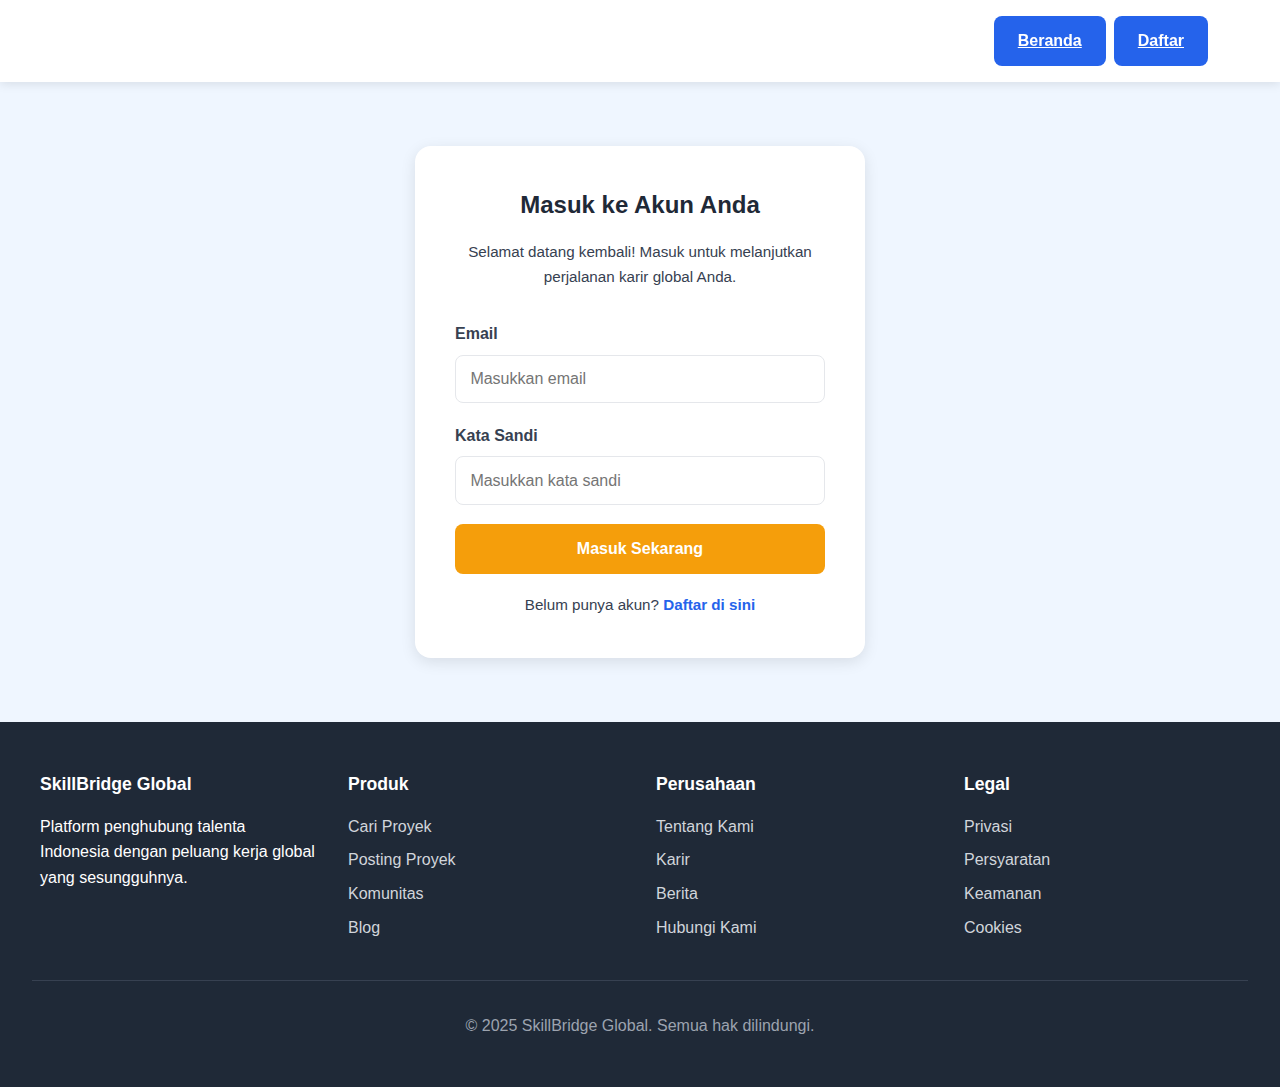
<file: pages/virtual-workspace/index.html>
<!DOCTYPE html>
<html lang="id">
<head>
    <meta charset="UTF-8">
    <meta name="viewport" content="width=device-width, initial-scale=1.0">
    <title>Task Manager - SkillBridge Global</title>
    <link rel="stylesheet" href="../../assets/css/base/reset.css">
    <link rel="stylesheet" href="../../assets/css/base/variables.css">
    <link rel="stylesheet" href="../../assets/css/base/typography.css">
    <link rel="stylesheet" href="../../assets/css/components/sidebar.css">
    <link rel="stylesheet" href="../../assets/css/pages/virtual-workspace/index.css">
</head>
<body>
    <!-- Sidebar Navigation -->
    <aside class="sidebar">
        <div class="logo-section">
            <div class="logo-icon">
                <img src="../../assets/images/logo/logo.png" alt="SkillBridge Global Logo" class="logo-image">
            </div>
        </div>

        <nav class="nav-menu">
            <div class="menu-group">
                <p class="menu-label">Main Menu</p>
                <a href="../dashboard/index.html" class="nav-item">
                    <span class="nav-icon">📊</span>
                    <span class="nav-text">Dashboard</span>
                </a>
                <a href="../project-marketplace/index.html" class="nav-item">
                    <span class="nav-icon">🔍</span>
                    <span class="nav-text">Find Project</span>
                </a>
                <a href="index.html" class="nav-item active">
                    <span class="nav-icon">💼</span>
                    <span class="nav-text">Project Management</span>
                </a>
                <a href="../certification-center/index.html" class="nav-item">
                    <span class="nav-icon">🎓</span>
                    <span class="nav-text">Skill Tests</span>
                </a>
                <a href="../payment-escrow/index.html" class="nav-item">
                    <span class="nav-icon">💳</span>
                    <span class="nav-text">Payment</span>
                </a>
            </div>

            <div class="menu-group">
                <p class="menu-label">Preference</p>
                <a href="../profile-management/index.html" class="nav-item">
                    <span class="nav-icon">👤</span>
                    <span class="nav-text">Profile</span>
                </a>
            </div>
        </nav>

        <div class="sidebar-footer">
            <a href="javascript:void(0)" onclick="handleLogout()" class="nav-item logout">
                <span class="nav-icon">🚪</span>
                <span class="nav-text">Log Out</span>
            </a>
        </div>
    </aside>

    <!-- Main Content -->
    <main class="main-content">
        <!-- Header -->
        <header class="page-header">
            <h1 class="page-title">Task Manager</h1>
        </header>

        <!-- Tabs -->
        <div class="tabs-container">
            <button class="tab-btn active" data-tab="project">
                <span class="tab-icon">📋</span> Project
            </button>
            <button class="tab-btn" data-tab="message">
                <span class="tab-icon">💬</span> Massage 
                <span class="notification-badge">99+</span>
            </button>
            <button class="tab-btn" data-tab="meeting">
                <span class="tab-icon">📅</span> Meeting Schedule 
                <span class="notification-badge">99+</span>
            </button>
        </div>

        <!-- Tab Content: Project -->
        <div id="project" class="tab-content active">
            <!-- Toolbar -->
            <div class="table-toolbar">
                <div class="toolbar-left">
                    <div class="search-box-table">
                        <span class="search-icon">🔍</span>
                        <input type="text" placeholder="Search projects..." id="project-search" class="search-input-table">
                    </div>
                    <select class="filter-select-table" id="status-filter">
                        <option value="">All Status</option>
                        <option value="active">Active</option>
                        <option value="pending">Pending</option>
                        <option value="completed">Completed</option>
                        <option value="on-hold">On Hold</option>
                    </select>
                    <select class="filter-select-table" id="priority-filter">
                        <option value="">All Priority</option>
                        <option value="high">High</option>
                        <option value="medium">Medium</option>
                        <option value="low">Low</option>
                    </select>
                </div>
                <div class="toolbar-right">
                    <button class="btn-secondary" onclick="bulkAction('archive')">
                        <span>📦</span> Archive Selected
                    </button>
                    <button class="btn-primary" onclick="addNewProject()">
                        <span>+</span> New Project
                    </button>
                </div>
            </div>

            <!-- Table Container -->
            <div class="table-container">
                <table class="data-table">
                    <thead>
                        <tr>
                            <th class="checkbox-col">
                                <input type="checkbox" id="select-all">
                            </th>
                            <th class="sortable" data-sort="project">
                                Project 
                                <span class="sort-icon">↓</span>
                            </th>
                            <th class="sortable" data-sort="client">Client</th>
                            <th class="sortable" data-sort="status">Status</th>
                            <th class="sortable" data-sort="priority">Priority</th>
                            <th class="sortable" data-sort="dueDate">Due Date</th>
                            <th class="sortable" data-sort="progress">Progress</th>
                            <th>Team</th>
                            <th class="actions-col">Actions</th>
                        </tr>
                    </thead>
                    <tbody id="projects-tbody">
                        <!-- Projects will be loaded by JavaScript -->
                    </tbody>
                </table>
                
                <!-- Pagination -->
                <div class="pagination">
                    <div class="pagination-info">
                        Showing <span id="showing-from">1</span> to <span id="showing-to">8</span> of <span id="total-items">88</span> projects
                    </div>
                    <div class="pagination-controls">
                        <button class="pagination-btn" id="prev-btn">
                            ← Previous
                        </button>
                        <div class="pagination-numbers" id="pagination-numbers">
                            <!-- Page numbers will be loaded by JavaScript -->
                        </div>
                        <button class="pagination-btn" id="next-btn">
                            Next →
                        </button>
                    </div>
                </div>
            </div>
        </div>

        <!-- Tab Content: Message -->
        <div id="message" class="tab-content">
            <div class="messaging-container">
                <div class="conversation-list">
                    <div class="conversation-search">
                        <input type="text" placeholder="Search conversations..." class="search-input">
                    </div>
                    <div id="conversations">
                        <!-- Conversations will be loaded by JavaScript -->
                    </div>
                </div>
                <div class="message-panel">
                    <div class="message-header">
                        <h3>Select a conversation</h3>
                    </div>
                    <div class="messages-area" id="messages-area">
                        <!-- Messages will be loaded by JavaScript -->
                    </div>
                    <div class="message-input-container">
                        <input type="text" placeholder="Type a message..." class="message-input" id="message-input">
                        <button class="send-btn" id="send-btn">Send</button>
                    </div>
                </div>
            </div>
        </div>

        <!-- Tab Content: Meeting Schedule -->
        <div id="meeting" class="tab-content">
            <div class="meetings-container">
                <div class="meetings-header">
                    <h2>Upcoming Meetings</h2>
                    <button class="add-meeting-btn">+ Schedule Meeting</button>
                </div>
                <div class="meetings-list" id="meetings-list">
                    <!-- Meetings will be loaded by JavaScript -->
                </div>
            </div>
        </div>
    </main>

    <script src="../../assets/js/utils/storage.js"></script>
    <script src="../../assets/js/pages/virtual-workspace/index.js"></script>
    <script>
        function handleLogout() {
            if (confirm('Apakah Anda yakin ingin keluar?')) {
                sessionStorage.removeItem('loggedInUser');
                window.location.href = '../auth/login.html';
            }
        }
    </script>
</body>
</html>
</file>
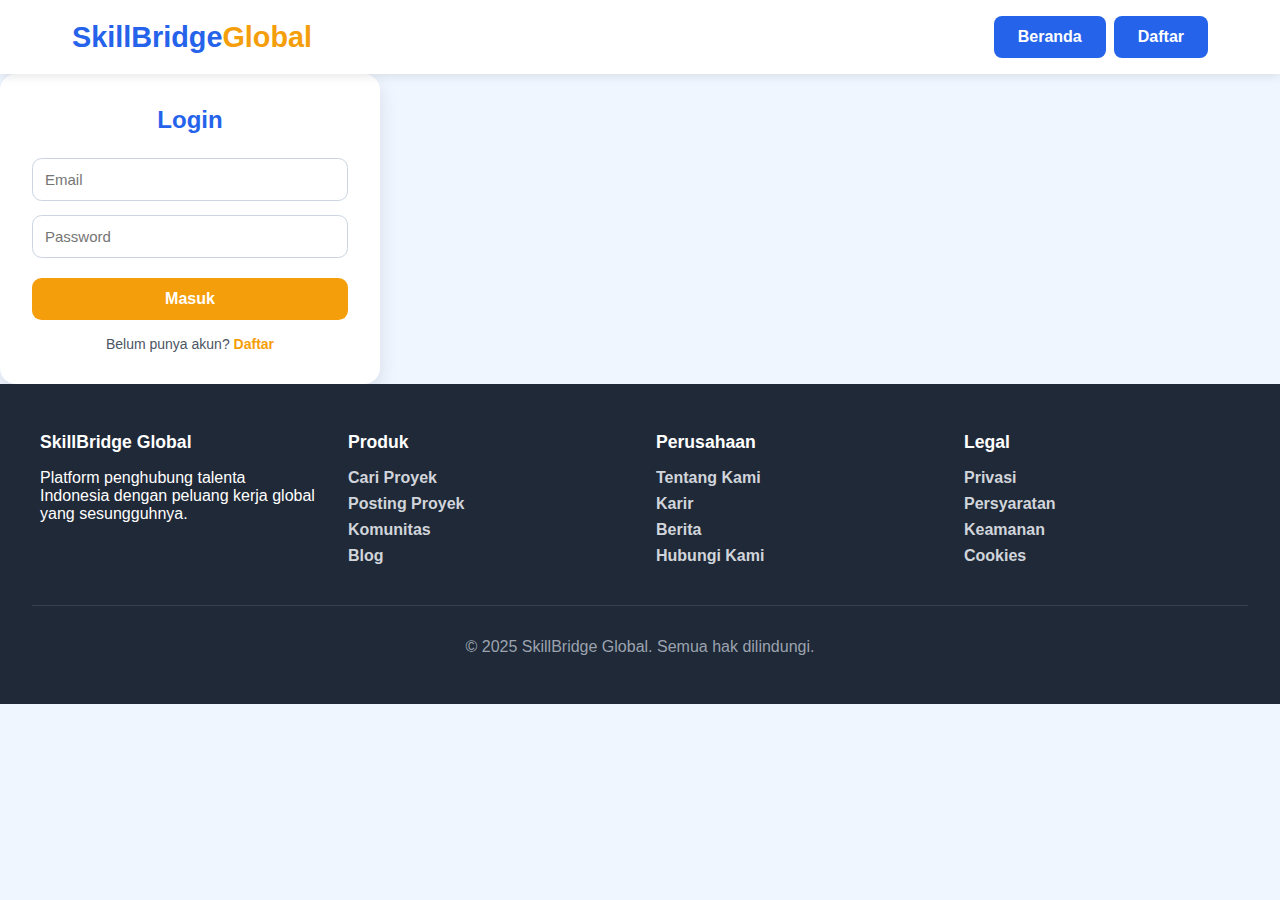
<file: dashboard.html>
<!DOCTYPE html>
<html lang="id">
<head>
    <meta charset="UTF-8">
    <meta name="viewport" content="width=device-width, initial-scale=1.0">
    <title>SkillBridge Dashboard</title>
    <style>
        /* Global Styles */
        body {
            margin: 0;
            font-family: "Segoe UI", sans-serif;
            background: #f1f5f9;
            display: flex;
            color: var(--text-dark);
            height: 100vh;
        }

        :root {
            --blue: #2563eb;
            --blue-dark: #1e3a8a;
            --gold: #f59e0b;
            --text-dark: #1f2937;
            --text-light: #6b7280;
            --radius: 0.8rem;
        }

        /* Sidebar */
        .sidebar {
            width: 240px;
            background: #0f172a;
            color: white;
            height: 100vh;
            padding: 1.5rem 1rem;
            display: flex;
            flex-direction: column;
            justify-content: space-between;
            box-sizing: border-box;
            position: sticky;
            top: 0;
        }

        .sidebar .logo {
            font-size: 1.5rem;
            font-weight: bold;
            color: var(--blue);
            margin-bottom: 2rem;
        }

        .sidebar .menu-title {
            font-size: 1rem;
            font-weight: 600;
            color: var(--text-light);
            margin-top: 2rem;
        }

        .sidebar .nav-item {
            padding: 0.5rem 0;
            color: white;
            display: flex;
            align-items: center;
            font-size: 1rem;
            cursor: pointer;
        }

        .sidebar .nav-item.active {
            background-color: var(--blue-dark);
        }

        .sidebar .nav-item .icon {
            margin-right: 1rem;
        }

        /* Main Content */
        .main-content {
            flex: 1;
            padding: 2rem;
            overflow-y: auto;
            height: 100vh;
        }

        header {
            display: flex;
            justify-content: space-between;
            align-items: center;
            margin-bottom: 2rem;
        }

        header h1 {
            font-size: 2rem;
            font-weight: 600;
            color: var(--text-dark);
        }

        /* Profile and Search */
        .header-right {
            display: flex;
            align-items: center;
            gap: 2rem;
        }

        .search-box {
            padding: 0.5rem;
            border-radius: 1rem;
            border: 1px solid #e5e7eb;
            width: 200px;
        }

        .profile-box {
            display: flex;
            align-items: center;
            gap: 1rem;
            background: white;
            padding: 0.5rem;
            border-radius: 1rem;
        }

        .profile-box img {
            width: 40px;
            height: 40px;
            border-radius: 50%;
        }

        .profile-box span {
            font-weight: 600;
        }

        .profile-box button {
            background: var(--blue);
            color: white;
            padding: 0.5rem 1rem;
            border: none;
            border-radius: 0.5rem;
            cursor: pointer;
            font-weight: 600;
        }

        /* Dashboard */
        .dashboard {
            background: white;
            padding: 2rem;
            border-radius: 1rem;
            box-shadow: 0 4px 15px rgba(0, 0, 0, 0.1);
        }

        .welcome {
            margin-bottom: 2rem;
        }

        .welcome h2 {
            font-size: 1.5rem;
            font-weight: bold;
        }

        /* Rating and Earning Reports */
        .rating-earning-container {
            display: flex;
            justify-content: space-between;
            gap: 2rem;
        }

        .rating-container,
        .earning-reports {
            width: 48%;
            background: #f9fafb;
            padding: 2rem;
            border-radius: 1rem;
        }

        .circle-progress {
            display: flex;
            justify-content: center;
            align-items: center;
            width: 50px;
            height: 50px;
            border-radius: 50%;
            background-color: var(--blue);
            color: white;
            font-weight: bold;
        }

        .earning-reports .graph img {
            width: 100%;
            border-radius: 1rem;
        }

        /* Active Projects */
        .active-projects {
            margin-top: 2rem;
            background: white;
            padding: 2rem;
            border-radius: 1rem;
            box-shadow: 0 4px 15px rgba(0, 0, 0, 0.1);
        }

        .add-new-project {
            margin-right: 1rem;
            padding: 0.75rem 1.5rem;
            background-color: var(--blue);
            color: white;
            border: none;
            border-radius: 0.5rem;
            cursor: pointer;
        }

        .projects-table {
            margin-top: 2rem;
            width: 100%;
        }

        .projects-table table {
            width: 100%;
            border-collapse: collapse;
        }

        .projects-table table th, .projects-table table td {
            padding: 1rem;
            text-align: left;
        }

        .projects-table table th {
            background-color: #f3f4f6;
        }

        .progress-bar {
            background-color: var(--blue);
            height: 10px;
            border-radius: 5px;
        }

        /* Responsive */
        @media (max-width: 768px) {
            .sidebar {
                width: 200px;
            }

            .main-content {
                margin-left: 0;
            }

            .dashboard {
                padding: 1rem;
            }

            .header-right {
                flex-direction: column;
                gap: 1rem;
            }

            .rating-earning-container {
                flex-direction: column;
                gap: 1rem;
            }
        }
    </style>
</head>
<body>

    <!-- SIDEBAR -->
    <div class="sidebar">
        <div>
            <div class="logo">SKILL BRIDGE</div>
            <div class="menu-title">Main Menu</div>
            <div class="nav-item active"><span class="icon">🏠</span> Dashboard</div>
            <div class="nav-item"><span class="icon">📇</span> Find Project</div>
            <div class="nav-item"><span class="icon">📄</span> Project</div>
            <div class="nav-item"><span class="icon">💳</span> Invoice</div>
            <div class="menu-title">Preference</div>
            <div class="nav-item"><span class="icon">👤</span> Profile</div>
            <div class="nav-item"><span class="icon">⚙️</span> Settings</div>
        </div>
        <div class="nav-item"><span class="icon">🚪</span> Log Out</div>
    </div>

    <!-- MAIN CONTENT -->
    <div class="main-content">
        <header>
            <div class="header-left">
                <h1>Dashboard</h1>
                <h2>Selamat datang, <span id="user-name"></span></h2>
            </div>
            <div class="header-right">
                <input class="search-box" type="text" placeholder="Search...">
                <div class="profile-box">
                    <img src="https://via.placeholder.com/40" alt="Profile Picture">
                    <span>John Doe</span>
                    <button>Edit Profile</button>
                </div>
            </div>
        </header>

        <section class="dashboard">

            <div class="rating-earning-container">
                <!-- Rating Container -->
                <div class="rating-container">
                    <p>Rating: 90%</p>
                    <div class="circle-progress">
                        <div class="percent">90%</div>
                    </div>
                    <p>Respond rate: 90%</p>
                    <p>Order completion: 1.298</p>
                </div>

                <!-- Earning Reports -->
                <div class="earning-reports">
                    <h3>Earning Reports</h3>
                    <p>Income in 2025: Rp 7.000.000</p>
                    <div class="graph">
                        <img src="https://via.placeholder.com/400x200" alt="Earning Graph">
                    </div>
                </div>
            </div>

        </section>

        <div class="active-projects">
            <h3>Active Projects (12)</h3>
            <button class="add-new-project">Add New Project</button>
            <div class="projects-table">
                <table>
                    <thead>
                        <tr>
                            <th>Client Name</th>
                            <th>Project</th>
                            <th>Price</th>
                            <th>Delivered in</th>
                            <th>Progress</th>
                        </tr>
                    </thead>
                    <tbody>
                        <tr>
                            <td>Steven Terry</td>
                            <td>Landing page</td>
                            <td>$800</td>
                            <td>1 day 2 hours</td>
                            <td><div class="progress-bar" style="width: 90%"></div></td>
                        </tr>
                    </tbody>
                </table>
    </div>
</body>

    <script>
    const userEmail = sessionStorage.getItem('loggedInUser');
    if (userEmail) {
        const user = JSON.parse(localStorage.getItem(userEmail));
        document.getElementById('user-name').textContent = user.fullname;
    } else {
        window.location.href = 'login.html';  // Redirect ke halaman login jika tidak ada session
    }
</script>
</html>
</file>
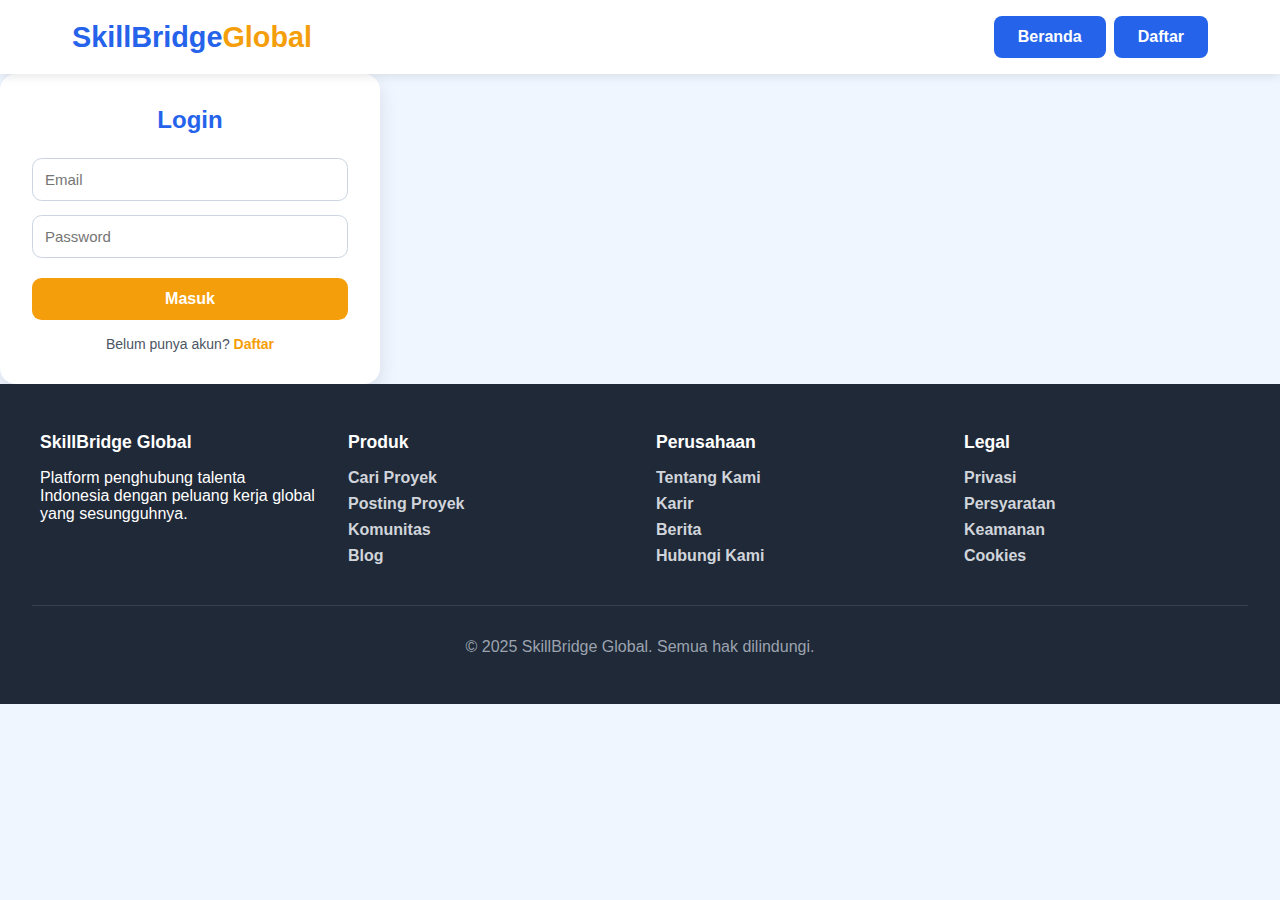
<file: login.html>
<!DOCTYPE html>
<html lang="en">

<head>
    <meta charset="UTF-8">
    <title>Login - SkillBridge Global</title>

    <style>
        * { margin:0; padding:0; box-sizing:border-box; }

        :root {
            --primary-color:#2563eb;
            --secondary-color:#1e40af;
            --accent-color:#f59e0b;
            --dark-color:#1f2937;
            --light-color:#f9fafb;
            --text-color:#374151;
            --border-color:#e5e7eb;
        }

        body {
            margin:0;
            font-family:"Segoe UI", sans-serif;
            background:#eff6ff;
            color:var(--text-color);
        }

        /* Header */
        header {
            background:white;
            box-shadow:0 2px 10px rgba(0,0,0,0.1);
            position:sticky;
            top:0;
            z-index:1000;
        }

        nav {
            max-width:1200px;
            margin:auto;
            padding:1rem 2rem;
            display:flex;
            justify-content:space-between;
            align-items:center;
        }

        .logo {
            font-size:1.8rem;
            font-weight:bold;
            color:var(--primary-color);
        }

        .logo span {
            color:var(--accent-color);
        }

        nav {
            max-width:1200px;
            margin:auto;
            padding:1rem 2rem;
            display:flex;
            justify-content:space-between;
            align-items:center;
        }

        .logo {
            font-size:1.8rem;
            font-weight:bold;
            color:var(--primary-color);
        }

        .logo span {
            color:var(--accent-color);
        }

        .nav {
        max-width: 1200px;
        margin: auto;
        padding: 1rem 2rem;
        display: flex;
        justify-content: space-between; 
        align-items: center;
        }

.nav-btn {
    background: var(--primary-color);
    color: white;
    padding: .75rem 1.5rem;
    border: none;
    border-radius: .5rem;
    cursor: pointer;
    font-weight: 600;
    margin-left: 0.5rem; 
}

.nav-btn:hover {
    background: var(--secondary-color);
}

.nav-actions {
    display: flex;
}

        /* === Center area === */
        .page-center {
            min-height: calc(100vh - 100px); 
            display: flex;
            justify-content: center;
            align-items: center;
            padding-top: 40px;   
        }


        .card {
            width: 380px;
            background: #ffffff;
            padding: 2rem;
            border-radius: 1rem;
            box-shadow: 0 8px 20px rgba(0,0,0,0.1);
            animation: fade .3s ease;
        }

        @keyframes fade {
            from { opacity: 0; transform: translateY(10px); }
            to   { opacity: 1; transform: translateY(0); }
        }

        h2 {
            margin-top: 0;
            color: #2563eb;
            font-weight: 700;
            text-align: center;
        }

        input {
            width: 100%;
            padding: 12px;
            margin-top: 14px;
            border-radius: 0.6rem;
            border: 1.5px solid #cbd5e1;
            font-size: 15px;
            transition: 0.2s;
        }

        input:focus {
            border-color: #2563eb;
            box-shadow: 0 0 0 3px rgba(37, 99, 235, 0.2);
            outline: none;
        }

        .card button {
            width: 100%;
            padding: 12px;
            margin-top: 20px;
            background: #f59e0b;
            color: white;
            font-size: 16px;
            font-weight: 600;
            border: none;
            border-radius: 0.6rem;
            cursor: pointer;
            transition: .2s;
        }

        button:hover {
            background: #1d4ed8;
        }

        .card p {
            margin-top: 16px;
            text-align: center;
            font-size: 14px;
            color: #4b5563;
        }

        a {
            color: #f59e0b;
            font-weight: 600;
            text-decoration: none;
        }

        a:hover { text-decoration: underline; }

        .error {
            color: red;
            margin-top: 10px;
            font-size: 14px;
            text-align: center;
        }

/* Footer */
        footer {
            background: var(--dark-color);
            color: white;
            padding: 3rem 2rem;
        }

        .footer-content {
            max-width: 1200px;
            margin: 0 auto;
            display: grid;
            grid-template-columns: repeat(auto-fit, minmax(250px, 1fr));
            gap: 2rem;
            margin-bottom: 2rem;
        }

        .footer-section h4 {
            margin-bottom: 1rem;
            font-size: 1.1rem;
        }

        .footer-section ul {
            list-style: none;
        }

        .footer-section ul li {
            margin-bottom: 0.5rem;
        }

        .footer-section a {
            color: #d1d5db;
            text-decoration: none;
            transition: color 0.3s ease;
        }

        .footer-section a:hover {
            color: var(--accent-color);
        }

        .footer-bottom {
            text-align: center;
            padding-top: 2rem;
            border-top: 1px solid #374151;
            color: #9ca3af;
        }
    </style>
</head>

<body>

    <header>
        <nav>
            <div class="logo">SkillBridge<span>Global</span></div>
            <div class="nav-actions">
            <a href="index.html" class="nav-btn">Beranda</a>
            <a href="registrasi.html" class="nav-btn">Daftar</a>
            </div>
        </nav>
    </header>

    <div class="card">
    <h2>Login</h2>

    <div id="error" class="error"></div>

    <form id="login-form">
        <input type="email" id="email" placeholder="Email">
        <input type="password" id="password" placeholder="Password">

        <button type="submit">Masuk</button>
    </form>

    <p>Belum punya akun? <a href="register.html">Daftar</a></p>
    </div>


            <!-- Footer -->
    <footer>
        <div class="footer-content">
            <div class="footer-section">
                <h4>SkillBridge Global</h4>
                <p>Platform penghubung talenta Indonesia dengan peluang kerja global yang sesungguhnya.</p>
            </div>

            <div class="footer-section">
                <h4>Produk</h4>
                <ul>
                    <li><a href="#">Cari Proyek</a></li>
                    <li><a href="#">Posting Proyek</a></li>
                    <li><a href="#">Komunitas</a></li>
                    <li><a href="#">Blog</a></li>
                </ul>
            </div>

            <div class="footer-section">
                <h4>Perusahaan</h4>
                <ul>
                    <li><a href="#">Tentang Kami</a></li>
                    <li><a href="#">Karir</a></li>
                    <li><a href="#">Berita</a></li>
                    <li><a href="#">Hubungi Kami</a></li>
                </ul>
            </div>

            <div class="footer-section">
                <h4>Legal</h4>
                <ul>
                    <li><a href="#">Privasi</a></li>
                    <li><a href="#">Persyaratan</a></li>
                    <li><a href="#">Keamanan</a></li>
                    <li><a href="#">Cookies</a></li>
                </ul>
            </div>
        </div>

        <div class="footer-bottom">
            <p>&copy; 2025 SkillBridge Global. Semua hak dilindungi.</p>
        </div>
    </footer>

    <script>
    document.getElementById('login-form').addEventListener('submit', function(e) {
    e.preventDefault(); // Mencegah form melakukan reload halaman

    const email = document.getElementById('email').value;
    const password = document.getElementById('password').value;
    const error = document.getElementById('error');

    const user = JSON.parse(localStorage.getItem(email)); // Mengecek apakah ada akun yang terdaftar

    if (!user) {
        error.textContent = "Akun belum terdaftar. Silakan registrasi."; // Menampilkan pesan error
        return;
    }

    if (email === user.email && password === user.password) { // Validasi email dan password
        sessionStorage.setItem('loggedInUser', email); // Menyimpan data user yang login

        alert('Login berhasil!'); // Notifikasi login berhasil

        window.location.href = 'dashboard.html'; // Mengarahkan ke halaman dashboard
    } else {
        error.textContent = "Email atau password salah!"; // Menampilkan pesan error jika login gagal
    }
    });
    </script>
</body>
</html>
</file>
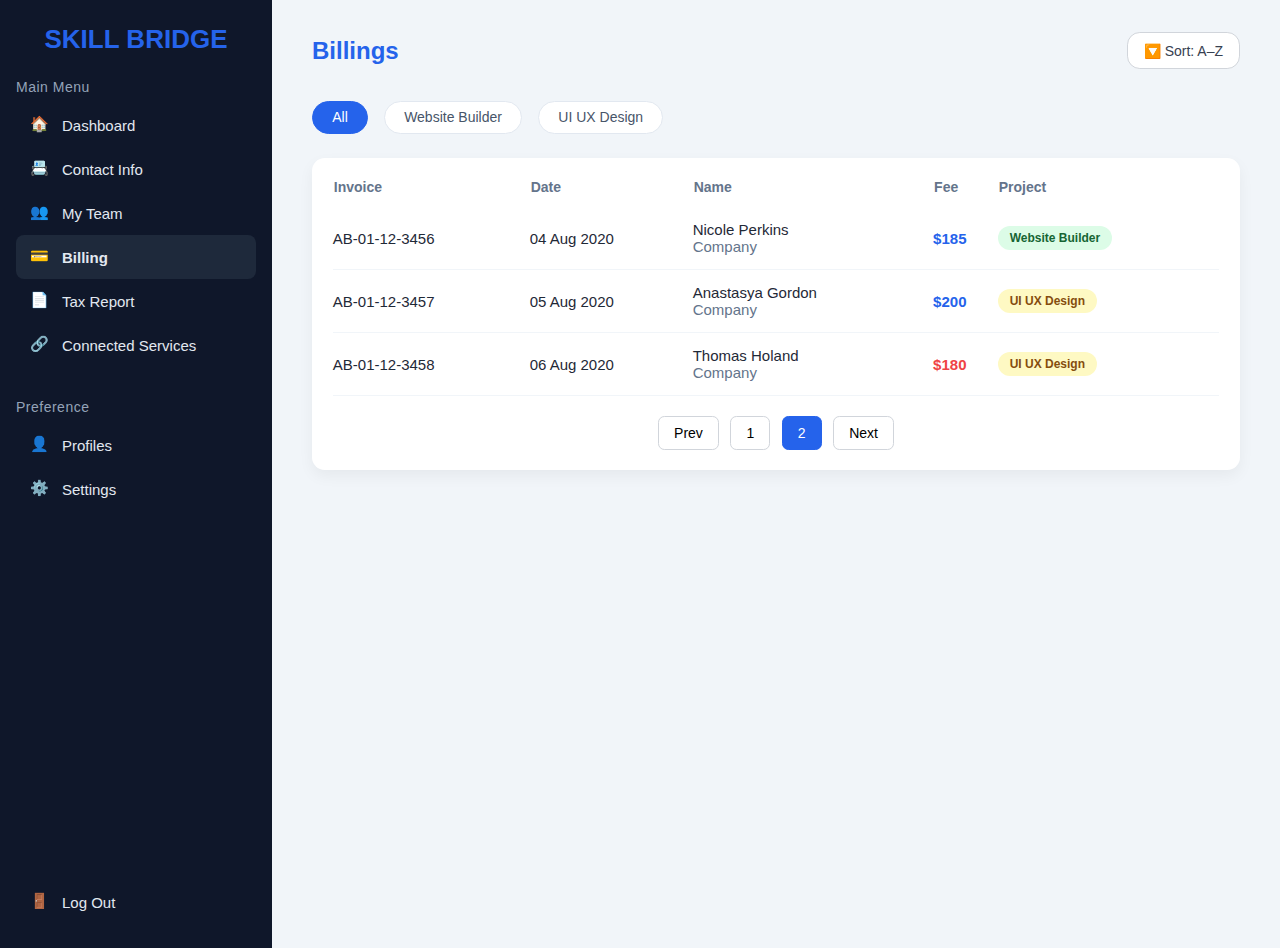
<file: payment.html>
<!DOCTYPE html>
<html lang="en">

<head>
<meta charset="UTF-8" />
<title>Billing - Skill Bridge</title>

<style>
    body {
        margin: 0;
        font-family: "Segoe UI", sans-serif;
        background: #f1f5f9;
        display: flex;
    }

    :root {
        --blue: #2563eb;
        --blue-dark: #1e3a8a;
        --gold: #f59e0b;
        --text-dark: #1f2937;
        --text-light: #6b7280;
        --radius: 0.8rem;
    }

    .sidebar {
        width: 240px;
        background: #0f172a;
        color: white;
        height: 100vh;
        padding: 1.5rem 1rem;
        display: flex;
        flex-direction: column;
        justify-content: space-between;
    }

    .profile {
        text-align: center;
        margin-bottom: 2rem;
    }

    .profile img {
        width: 60px;
        height: 60px;
        border-radius: 50%;
        margin-bottom: .5rem;
    }

    .profile-name {
        font-weight: 600;
        color: white;
        font-size: 16px;
    }

    .logo {
        font-size: 26px;
        font-weight: 800;
        color: var(--blue);
        text-align: center;
        margin-bottom: 1rem;
    }

    .menu-title {
        font-size: 14px;
        color: #94a3b8;
        margin: 1.5rem 0 0.5rem;
        letter-spacing: .5px;
    }

    .nav-item {
        padding: 12px 14px;
        border-radius: .5rem;
        display: flex;
        align-items: center;
        gap: 12px;
        cursor: pointer;
        transition: .2s;
        color: #e2e8f0;
        font-size: 15px;
    }

    .nav-item:hover,
    .nav-item.active {
        background: #1e293b;
        font-weight: 600;
    }

    .nav-item.billing {
        background: #1e293b;
        font-weight: 700;
    }

    .icon {
        width: 20px;
        height: 20px;
    }

    .main {
        flex: 1;
        padding: 2rem 2.5rem;
    }

    .page-header {
        display: flex;
        justify-content: space-between;
        align-items: center;
        margin-bottom: 2rem;
    }

    .page-title {
        font-size: 24px;
        font-weight: 700;
        color: var(--blue);
    }

    .sort-btn {
        background: white;
        border: 1px solid #d1d5db;
        border-radius: var(--radius);
        padding: .6rem 1rem;
        cursor: pointer;
        display: flex;
        align-items: center;
        gap: 6px;
        font-size: 14px;
        color: #374151;
    }

    .tabs {
        display: flex;
        gap: 1rem;
        margin-bottom: 1.5rem;
    }

    .tab {
        padding: .45rem 1.2rem;
        border-radius: 2rem;
        background: white;
        border: 1px solid #e2e8f0;
        font-size: 14px;
        cursor: pointer;
        color: #475569;
        transition: .2s;
    }

    .tab.active {
        background: var(--blue);
        color: white;
        border-color: var(--blue);
    }

    .table-container {
        background: white;
        padding: 1.3rem;
        border-radius: var(--radius);
        box-shadow: 0 6px 15px rgba(0,0,0,0.05);
    }

    table {
        width: 100%;
        border-collapse: collapse;
    }

    th {
        text-align: left;
        font-size: 14px;
        color: #64748b;
        padding-bottom: 12px;
    }

    td {
        padding: 14px 0;
        border-bottom: 1px solid #f1f5f9;
        font-size: 15px;
        color: #1f2937;
    }

    .fee-blue { color: #2563eb; font-weight: 600; }
    .fee-red { color: #ef4444; font-weight: 600; }
    .fee-yellow { color: #f59e0b; font-weight: 600; }

    .project-tag {
        padding: 5px 12px;
        border-radius: 1rem;
        font-size: 12px;
        font-weight: 600;
        display: inline-block;
    }

    .green-tag { background: #dcfce7; color: #166534; }
    .yellow-tag { background: #fef9c3; color: #854d0e; }
    .pink-tag { background: #fce7f3; color: #9d174d; }
    .blue-tag { background: #dbeafe; color: #1e3a8a; }

    .pagination {
        margin-top: 1.2rem;
        display: flex;
        justify-content: center;
        gap: .7rem;
    }

    .page {
        padding: .5rem .95rem;
        background: white;
        border: 1px solid #d1d5db;
        border-radius: .4rem;
        cursor: pointer;
        font-size: 14px;
    }

    .page.active {
        background: var(--blue);
        color: white;
        border-color: var(--blue);
    }
</style>
</head>

<body>
<div class="sidebar">
    <div>
        <div class="logo">SKILL BRIDGE</div>

        <div class="menu-title">Main Menu</div>
        <div class="nav-item"><span class="icon">🏠</span> Dashboard</div>
        <div class="nav-item"><span class="icon">📇</span> Contact Info</div>
        <div class="nav-item"><span class="icon">👥</span> My Team</div>
        <div class="nav-item billing active"><span class="icon">💳</span> Billing</div>
        <div class="nav-item"><span class="icon">📄</span> Tax Report</div>
        <div class="nav-item"><span class="icon">🔗</span> Connected Services</div>

        <div class="menu-title" style="margin-top:2rem;">Preference</div>

        <div class="nav-item">
            <span class="icon">👤</span> Profiles
        </div>

        <div class="nav-item"><span class="icon">⚙️</span> Settings</div>
    </div>

    <div class="nav-item"><span class="icon">🚪</span> Log Out</div>
</div>

    <!-- MAIN CONTENT -->
    <div class="main">
        <div class="page-header">
            <div class="page-title">Billings</div>
            <button class="sort-btn">🔽 Sort: A–Z</button>
        </div>

        <div class="tabs">
            <div class="tab active">All</div>
            <div class="tab">Website Builder</div>
            <div class="tab">UI UX Design</div>
        </div>

        <div class="table-container">
            <table>
                <thead>
                    <tr>
                        <th>Invoice</th>
                        <th>Date</th>
                        <th>Name</th>
                        <th>Fee</th>
                        <th>Project</th>
                    </tr>
                </thead>
                <tbody>
                    <tr>
                        <td>AB-01-12-3456</td>
                        <td>04 Aug 2020</td>
                        <td>Nicole Perkins<br><span style="color:#64748b;">Company</span></td>
                        <td class="fee-blue">$185</td>
                        <td><span class="project-tag green-tag">Website Builder</span></td>
                    </tr>
                    <tr>
                        <td>AB-01-12-3457</td>
                        <td>05 Aug 2020</td>
                        <td>Anastasya Gordon<br><span style="color:#64748b;">Company</span></td>
                        <td class="fee-blue">$200</td>
                        <td><span class="project-tag yellow-tag">UI UX Design</span></td>
                    </tr>
                    <tr>
                        <td>AB-01-12-3458</td>
                        <td>06 Aug 2020</td>
                        <td>Thomas Holand<br><span style="color:#64748b;">Company</span></td>
                        <td class="fee-red">$180</td>
                        <td><span class="project-tag yellow-tag">UI UX Design</span></td>
                    </tr>
                </tbody>
            </table>

            <div class="pagination">
                <div class="page">Prev</div>
                <div class="page">1</div>
                <div class="page active">2</div>
                <div class="page">Next</div>
            </div>
        </div>
    </div>

<script>
    // Tabs filter
    const tabs = document.querySelectorAll('.tab');
    const rows = document.querySelectorAll('tbody tr');
    tabs.forEach(tab => {
        tab.addEventListener('click', () => {
            tabs.forEach(t => t.classList.remove('active'));
            tab.classList.add('active');

            const filter = tab.innerText.toLowerCase();
            rows.forEach(row => {
                const project = row.cells[4].innerText.toLowerCase();
                row.style.display = (filter === 'all' || project.includes(filter)) ? '' : 'none';
            });
        });
    });

    // Sort table
    document.querySelector('.sort-btn').addEventListener('click', () => {
        const table = document.querySelector('table tbody');
        const rowArray = Array.from(table.rows);
        rowArray.sort((a, b) => a.cells[0].innerText.localeCompare(b.cells[0].innerText));
        table.innerHTML = '';
        rowArray.forEach(row => table.appendChild(row));
    });

    // Row click -> detail invoice
    rows.forEach(row => {
        row.style.cursor = 'pointer';
        row.addEventListener('click', () => {
            const invoice = row.cells[0].innerText;
            alert("Opening invoice detail: " + invoice);
        });
    });

    // Pagination dummy
    const pages = document.querySelectorAll('.page');
    pages.forEach(page => {
        page.addEventListener('click', () => {
            pages.forEach(p => p.classList.remove('active'));
            page.classList.add('active');
        });
    });
</script>

</body>
</html>
</file>
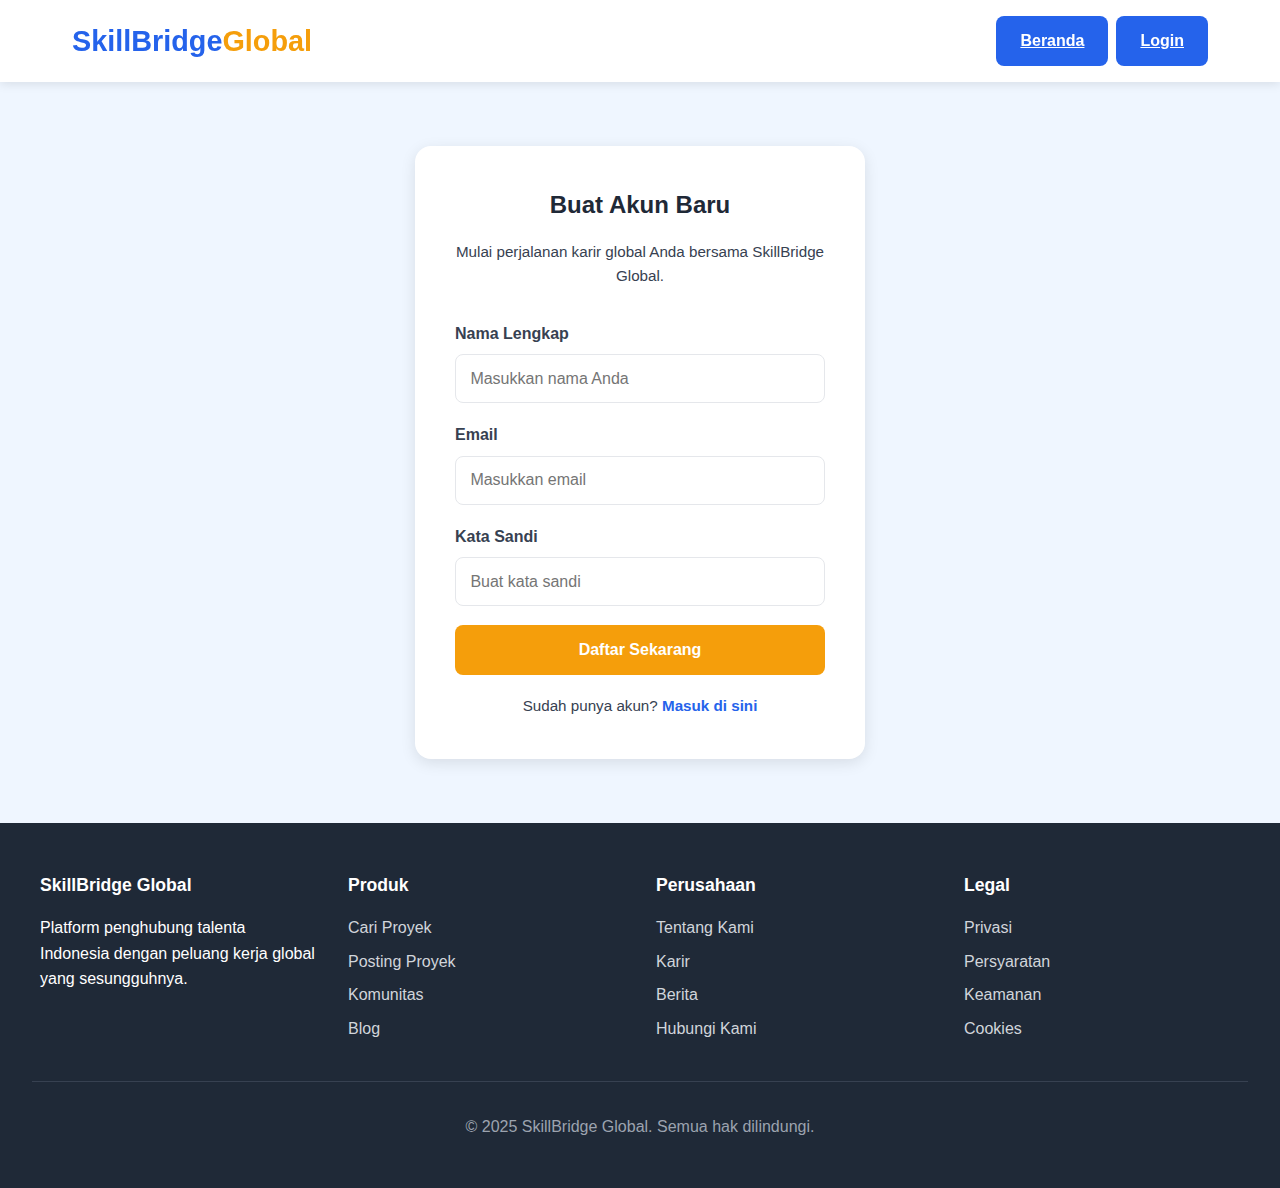
<file: registrasi.html>
<!DOCTYPE html>
<html lang="id">
<head>
    <meta charset="UTF-8">
    <meta name="viewport" content="width=device-width, initial-scale=1.0">
    <title>Daftar - SkillBridge Global</title>

    <style>
        * { margin:0; padding:0; box-sizing:border-box; }

        :root {
            --primary-color:#2563eb;
            --secondary-color:#1e40af;
            --accent-color:#f59e0b;
            --dark-color:#1f2937;
            --light-color:#f9fafb;
            --text-color:#374151;
            --border-color:#e5e7eb;
        }

        body {
            font-family:'Segoe UI', Tahoma, Geneva, Verdana, sans-serif;
            background:#eff6ff;
            color:var(--text-color);
            line-height:1.6;
        }

        /* Header */
        header {
            background:white;
            box-shadow:0 2px 10px rgba(0,0,0,0.1);
            position:sticky;
            top:0;
            z-index:1000;
        }

        nav {
            max-width:1200px;
            margin:auto;
            padding:1rem 2rem;
            display:flex;
            justify-content:space-between;
            align-items:center;
        }

        .logo {
            font-size:1.8rem;
            font-weight:bold;
            color:var(--primary-color);
        }

        .logo span {
            color:var(--accent-color);
        }

        .nav {
        max-width: 1200px;
        margin: auto;
        padding: 1rem 2rem;
        display: flex;
        justify-content: space-between; 
        align-items: center;
        }

.nav-btn {
    background: var(--primary-color);
    color: white;
    padding: .75rem 1.5rem;
    border: none;
    border-radius: .5rem;
    cursor: pointer;
    font-weight: 600;
    margin-left: 0.5rem; 
}

.nav-btn:hover {
    background: var(--secondary-color);
}

.nav-actions {
    display: flex;
}


        /* REGISTER FORM */
        .register-section {
            max-width:450px;
            margin:4rem auto;
            background:white;
            padding:2.5rem;
            border-radius:1rem;
            box-shadow:0 4px 15px rgba(0,0,0,0.1);
        }

        .register-section h2 {
            text-align:center;
            margin-bottom:1rem;
            color:var(--dark-color);
        }

        .register-section p {
            text-align:center;
            margin-bottom:2rem;
            font-size:0.95rem;
        }

        .form-group {
            margin-bottom:1.2rem;
        }

        label {
            display:block;
            margin-bottom:.5rem;
            font-weight:600;
        }

        input {
            width:100%;
            padding:.9rem;
            border:1px solid var(--border-color);
            border-radius:.5rem;
            font-size:1rem;
        }

        input:focus {
            border-color:var(--primary-color);
            outline:none;
        }

        .btn-primary {
            width:100%;
            background:var(--accent-color);
            color:white;
            padding:1rem;
            border:none;
            border-radius:.5rem;
            font-size:1rem;
            font-weight:600;
            cursor:pointer;
            transition:0.3s;
        }

        .btn-primary:hover {
            background:#d97706;
        }

        .login-link {
            text-align:center;
            margin-top:1.2rem;
            font-size:0.95rem;
        }

        .login-link a {
            color:var(--primary-color);
            text-decoration:none;
            font-weight:600;
        }

                /* Footer */
        footer {
            background: var(--dark-color);
            color: white;
            padding: 3rem 2rem;
        }

        .footer-content {
            max-width: 1200px;
            margin: 0 auto;
            display: grid;
            grid-template-columns: repeat(auto-fit, minmax(250px, 1fr));
            gap: 2rem;
            margin-bottom: 2rem;
        }

        .footer-section h4 {
            margin-bottom: 1rem;
            font-size: 1.1rem;
        }

        .footer-section ul {
            list-style: none;
        }

        .footer-section ul li {
            margin-bottom: 0.5rem;
        }

        .footer-section a {
            color: #d1d5db;
            text-decoration: none;
            transition: color 0.3s ease;
        }

        .footer-section a:hover {
            color: var(--accent-color);
        }

        .footer-bottom {
            text-align: center;
            padding-top: 2rem;
            border-top: 1px solid #374151;
            color: #9ca3af;
        }
    </style>
</head>
<body>

    <header>
        <nav>
            <div class="logo">SkillBridge<span>Global</span></div>
            <div class="nav-actions">
            <a href="index.html" class="nav-btn">Beranda</a>
            <a href="login.html" class="nav-btn">Login</a>
            </div>
        </nav>
    </header>

    <section class="register-section">
        <h2>Buat Akun Baru</h2>
        <p>Mulai perjalanan karir global Anda bersama SkillBridge Global.</p>

        <form>
            <div class="form-group">
                <label>Nama Lengkap</label>
                <input type="fullname" placeholder="Masukkan nama Anda">
            </div>

            <div class="form-group">
                <label>Email</label>
                <input type="email" placeholder="Masukkan email">
            </div>

            <div class="form-group">
                <label>Kata Sandi</label>
                <input type="password" placeholder="Buat kata sandi">
            </div>

            <button class="btn-primary">Daftar Sekarang</button>
        </form>

        <div class="login-link">
            Sudah punya akun?
            <a href="dashboard.html">Masuk di sini</a>
        </div>
    </section>

        <!-- Footer -->
    <footer>
        <div class="footer-content">
            <div class="footer-section">
                <h4>SkillBridge Global</h4>
                <p>Platform penghubung talenta Indonesia dengan peluang kerja global yang sesungguhnya.</p>
            </div>

            <div class="footer-section">
                <h4>Produk</h4>
                <ul>
                    <li><a href="#">Cari Proyek</a></li>
                    <li><a href="#">Posting Proyek</a></li>
                    <li><a href="#">Komunitas</a></li>
                    <li><a href="#">Blog</a></li>
                </ul>
            </div>

            <div class="footer-section">
                <h4>Perusahaan</h4>
                <ul>
                    <li><a href="#">Tentang Kami</a></li>
                    <li><a href="#">Karir</a></li>
                    <li><a href="#">Berita</a></li>
                    <li><a href="#">Hubungi Kami</a></li>
                </ul>
            </div>

            <div class="footer-section">
                <h4>Legal</h4>
                <ul>
                    <li><a href="#">Privasi</a></li>
                    <li><a href="#">Persyaratan</a></li>
                    <li><a href="#">Keamanan</a></li>
                    <li><a href="#">Cookies</a></li>
                </ul>
            </div>
        </div>

        <div class="footer-bottom">
            <p>&copy; 2025 SkillBridge Global. Semua hak dilindungi.</p>
        </div>
    </footer>
</body>
    <script>
        document.getElementById('register-form').addEventListener('submit', function(e) {
    e.preventDefault();
            
    const fullname = document.getElementById('register-fullname').value;
    const email = document.getElementById('register-email').value;
    const password = document.getElementById('register-password').value;

    // Cek jika email sudah terdaftar di localStorage
    if (localStorage.getItem(email)) {
        alert('Email sudah terdaftar!');
        return;
    }

    // Simpan data pengguna di localStorage
    const user = {
        fullname: fullname,
        email: email,
        password: password
    };

    localStorage.setItem(email, JSON.stringify(user));

    alert('Registrasi berhasil! Silakan login.');
    window.location.href = 'login.html'; 
});

    </script>
</html>
</file>
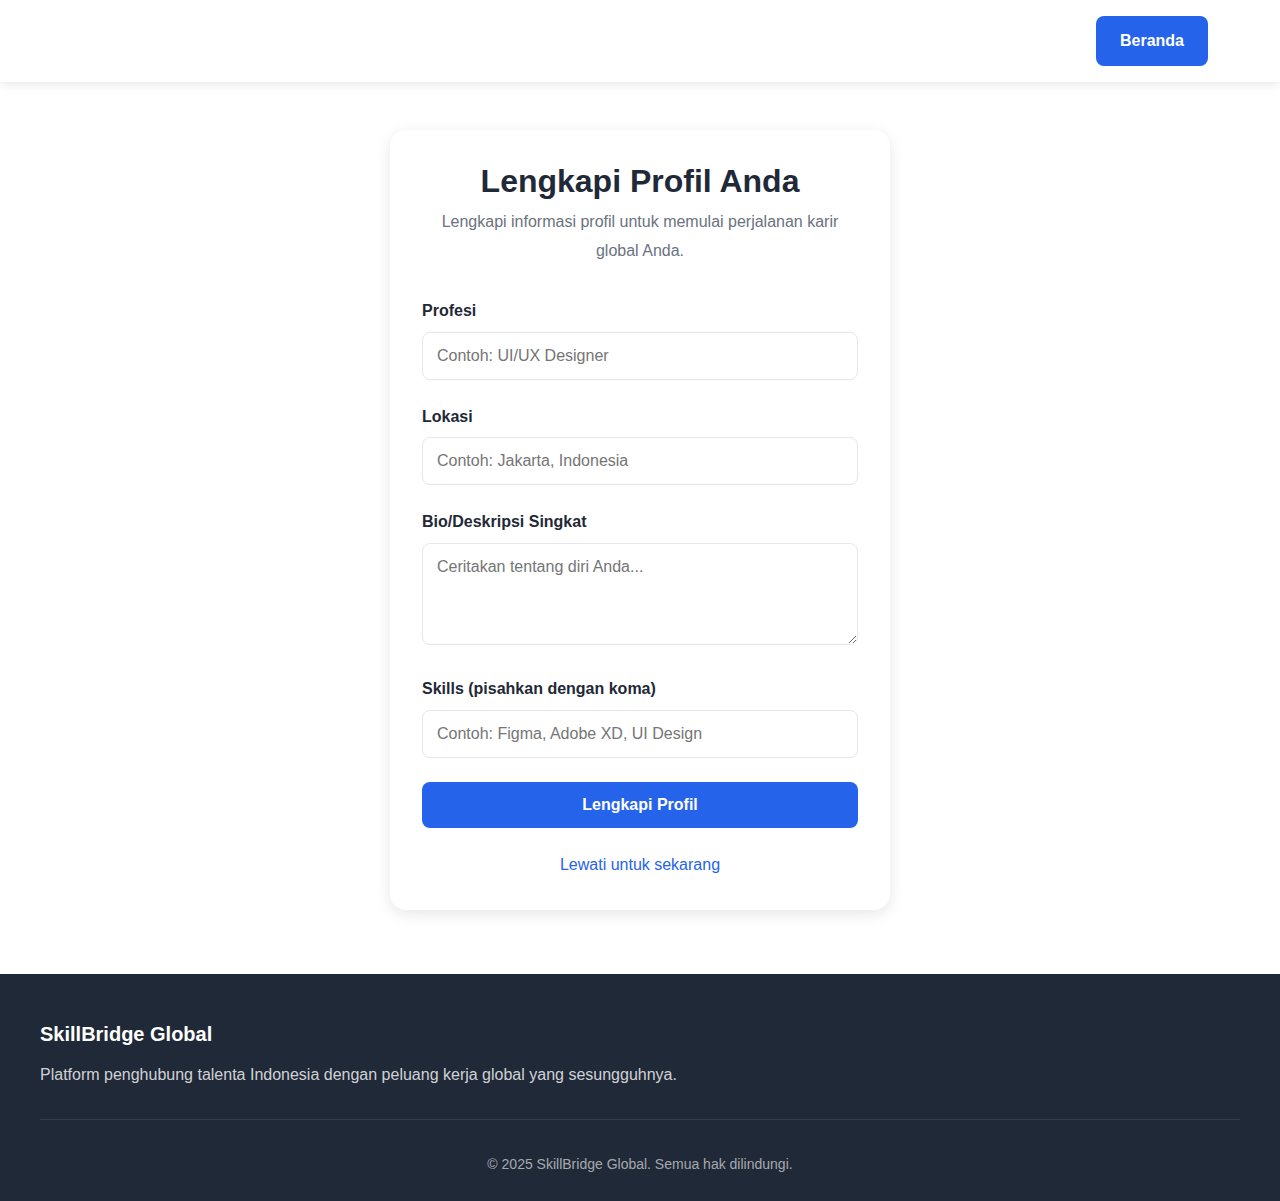
<file: pages/auth/complete-profile.html>
<!DOCTYPE html>
<html lang="id">
<head>
    <meta charset="UTF-8">
    <meta name="viewport" content="width=device-width, initial-scale=1.0">
    <title>Lengkapi Profil - SkillBridge Global</title>
    <!-- CSS Base -->
    <link rel="stylesheet" href="../../assets/css/base/reset.css">
    <link rel="stylesheet" href="../../assets/css/base/variables.css">
    <link rel="stylesheet" href="../../assets/css/base/typography.css">
    <!-- CSS Pages -->
    <link rel="stylesheet" href="../../assets/css/pages/auth.css">
</head>
<body>
    <header>
        <nav>
            <div class="logo">
                <img src="../../assets/images/logo/logo.png" alt="SkillBridge Global Logo" class="logo-image-header">
            </div>
            <div class="nav-actions">
                <a href="../../index.html" class="nav-btn">Beranda</a>
            </div>
        </nav>
    </header>

    <section class="register-section">
        <h2>Lengkapi Profil Anda</h2>
        <p>Lengkapi informasi profil untuk memulai perjalanan karir global Anda.</p>

        <form id="complete-profile-form">
            <div class="form-group">
                <label>Profesi</label>
                <input type="text" id="profession" placeholder="Contoh: UI/UX Designer" required>
            </div>

            <div class="form-group">
                <label>Lokasi</label>
                <input type="text" id="location" placeholder="Contoh: Jakarta, Indonesia" required>
            </div>

            <div class="form-group">
                <label>Bio/Deskripsi Singkat</label>
                <textarea id="bio" rows="4" placeholder="Ceritakan tentang diri Anda..." required></textarea>
            </div>

            <div class="form-group">
                <label>Skills (pisahkan dengan koma)</label>
                <input type="text" id="skills" placeholder="Contoh: Figma, Adobe XD, UI Design" required>
            </div>

            <button class="btn-primary" type="submit">Lengkapi Profil</button>
        </form>

        <div class="login-link">
            <a href="login.html">Lewati untuk sekarang</a>
        </div>
    </section>

    <footer>
        <div class="footer-content">
            <div class="footer-section">
                <h4>SkillBridge Global</h4>
                <p>Platform penghubung talenta Indonesia dengan peluang kerja global yang sesungguhnya.</p>
            </div>
        </div>
        <div class="footer-bottom">
            <p>&copy; 2025 SkillBridge Global. Semua hak dilindungi.</p>
        </div>
    </footer>

    <script src="../../assets/js/utils/storage.js"></script>
    <script src="../../assets/js/pages/auth/complete-profile.js"></script>
</body>
</html>
</file>
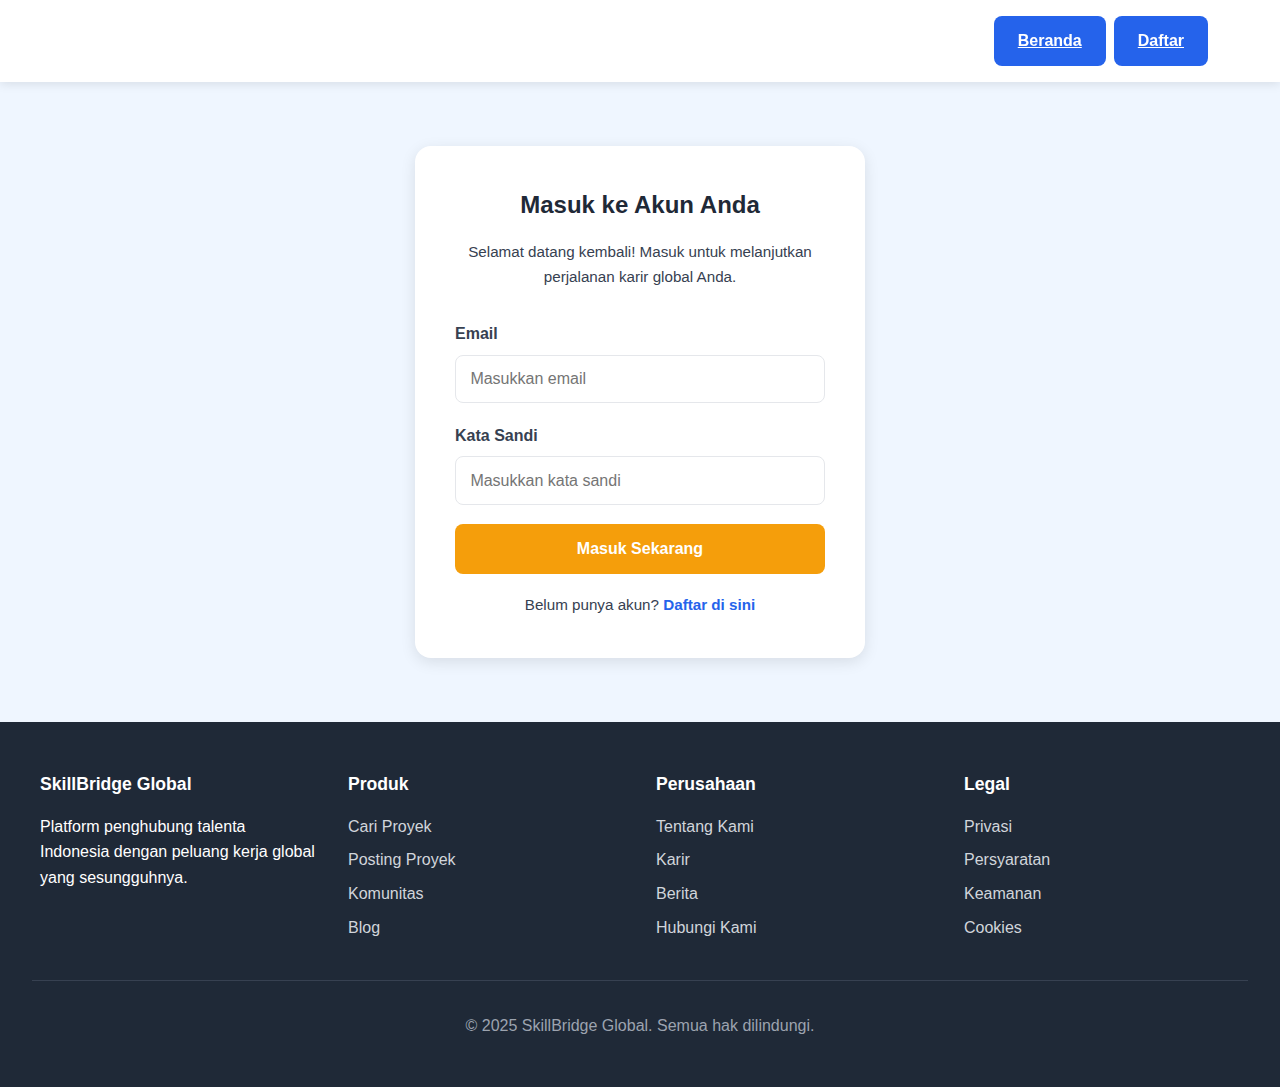
<file: pages/auth/login.html>
<!DOCTYPE html>
<html lang="id">
<head>
    <meta charset="UTF-8">
    <meta name="viewport" content="width=device-width, initial-scale=1.0">
    <title>Login - SkillBridge Global</title>

    <style>
        * { margin:0; padding:0; box-sizing:border-box; }

        :root {
            --primary-color:#2563eb;
            --secondary-color:#1e40af;
            --accent-color:#f59e0b;
            --dark-color:#1f2937;
            --light-color:#f9fafb;
            --text-color:#374151;
            --border-color:#e5e7eb;
        }

        body {
            font-family:'Segoe UI', Tahoma, Geneva, Verdana, sans-serif;
            background:#eff6ff;
            color:var(--text-color);
            line-height:1.6;
        }

        /* Header */
        header {
            background:white;
            box-shadow:0 2px 10px rgba(0,0,0,0.1);
            position:sticky;
            top:0;
            z-index:1000;
        }

        nav {
            max-width:1200px;
            margin:auto;
            padding:1rem 2rem;
            display:flex;
            justify-content:space-between;
            align-items:center;
        }

        .logo {
            display: flex;
            align-items: center;
            height: 50px;
        }

        .logo-image-header {
            max-height: 50px;
            width: auto;
            object-fit: contain;
        }

        .nav {
        max-width: 1200px;
        margin: auto;
        padding: 1rem 2rem;
        display: flex;
        justify-content: space-between; 
        align-items: center;
        }

.nav-btn {
    background: var(--primary-color);
    color: white;
    padding: .75rem 1.5rem;
    border: none;
    border-radius: .5rem;
    cursor: pointer;
    font-weight: 600;
    margin-left: 0.5rem; 
}

.nav-btn:hover {
    background: var(--secondary-color);
}

.nav-actions {
    display: flex;
}


        /* REGISTER FORM */
        .register-section {
            max-width:450px;
            margin:4rem auto;
            background:white;
            padding:2.5rem;
            border-radius:1rem;
            box-shadow:0 4px 15px rgba(0,0,0,0.1);
        }

        .register-section h2 {
            text-align:center;
            margin-bottom:1rem;
            color:var(--dark-color);
        }

        .register-section p {
            text-align:center;
            margin-bottom:2rem;
            font-size:0.95rem;
        }

        .form-group {
            margin-bottom:1.2rem;
        }

        label {
            display:block;
            margin-bottom:.5rem;
            font-weight:600;
        }

        input {
            width:100%;
            padding:.9rem;
            border:1px solid var(--border-color);
            border-radius:.5rem;
            font-size:1rem;
        }

        input:focus {
            border-color:var(--primary-color);
            outline:none;
        }

        .btn-primary {
            width:100%;
            background:var(--accent-color);
            color:white;
            padding:1rem;
            border:none;
            border-radius:.5rem;
            font-size:1rem;
            font-weight:600;
            cursor:pointer;
            transition:0.3s;
        }

        .btn-primary:hover {
            background:#d97706;
        }

        .login-link {
            text-align:center;
            margin-top:1.2rem;
            font-size:0.95rem;
        }

        .login-link a {
            color:var(--primary-color);
            text-decoration:none;
            font-weight:600;
        }

                /* Footer */
        footer {
            background: var(--dark-color);
            color: white;
            padding: 3rem 2rem;
        }

        .footer-content {
            max-width: 1200px;
            margin: 0 auto;
            display: grid;
            grid-template-columns: repeat(auto-fit, minmax(250px, 1fr));
            gap: 2rem;
            margin-bottom: 2rem;
        }

        .footer-section h4 {
            margin-bottom: 1rem;
            font-size: 1.1rem;
        }

        .footer-section ul {
            list-style: none;
        }

        .footer-section ul li {
            margin-bottom: 0.5rem;
        }

        .footer-section a {
            color: #d1d5db;
            text-decoration: none;
            transition: color 0.3s ease;
        }

        .footer-section a:hover {
            color: var(--accent-color);
        }

        .footer-bottom {
            text-align: center;
            padding-top: 2rem;
            border-top: 1px solid #374151;
            color: #9ca3af;
        }
    </style>
</head>
<body>

    <header>
        <nav>
            <div class="logo">
                <img src="../../assets/images/logo/logo.png" alt="SkillBridge Global Logo" class="logo-image-header">
            </div>
            <div class="nav-actions">
            <a href="index.html" class="nav-btn">Beranda</a>
            <a href="registrasi.html" class="nav-btn">Daftar</a>
            </div>
        </nav>
    </header>

    <section class="register-section">
        <h2>Masuk ke Akun Anda</h2>
        <p>Selamat datang kembali! Masuk untuk melanjutkan perjalanan karir global Anda.</p>

        <form id="login-form">
            <div class="form-group">
                <label>Email</label>
                <input type="email" id="email" placeholder="Masukkan email" required>
            </div>

            <div class="form-group">
                <label>Kata Sandi</label>
                <input type="password" id="password" placeholder="Masukkan kata sandi" required>
            </div>

            <button class="btn-primary" type="submit">Masuk Sekarang</button>

        <div class="login-link">
            Belum punya akun?
            <a href="registrasi.html">Daftar di sini</a>
        </div>
        </form>
    </section>

        <!-- Footer -->
    <footer>
        <div class="footer-content">
            <div class="footer-section">
                <h4>SkillBridge Global</h4>
                <p>Platform penghubung talenta Indonesia dengan peluang kerja global yang sesungguhnya.</p>
            </div>

            <div class="footer-section">
                <h4>Produk</h4>
                <ul>
                    <li><a href="#">Cari Proyek</a></li>
                    <li><a href="#">Posting Proyek</a></li>
                    <li><a href="#">Komunitas</a></li>
                    <li><a href="#">Blog</a></li>
                </ul>
            </div>

            <div class="footer-section">
                <h4>Perusahaan</h4>
                <ul>
                    <li><a href="#">Tentang Kami</a></li>
                    <li><a href="#">Karir</a></li>
                    <li><a href="#">Berita</a></li>
                    <li><a href="#">Hubungi Kami</a></li>
                </ul>
            </div>

            <div class="footer-section">
                <h4>Legal</h4>
                <ul>
                    <li><a href="#">Privasi</a></li>
                    <li><a href="#">Persyaratan</a></li>
                    <li><a href="#">Keamanan</a></li>
                    <li><a href="#">Cookies</a></li>
                </ul>
            </div>
        </div>

        <div class="footer-bottom">
            <p>&copy; 2025 SkillBridge Global. Semua hak dilindungi.</p>
        </div>
    </footer>
</body>

    <script>
        document.getElementById('login-form').addEventListener('submit', function(e) {
    e.preventDefault();

    const email = document.getElementById('email').value;
    const password = document.getElementById('password').value;

    // Ambil data user dari localStorage
    const userData = localStorage.getItem(email);

    if (!userData) {
        alert("Akun tidak ditemukan!");
        return;
    }

    const user = JSON.parse(userData);

    if (user.password === password) {
        alert("Login berhasil!");
        sessionStorage.setItem('loggedInUser', email);
        window.location.href = "../dashboard/index.html";
    } else {
        alert("Email atau password salah!");
    }
});
</script>
</html>
</file>
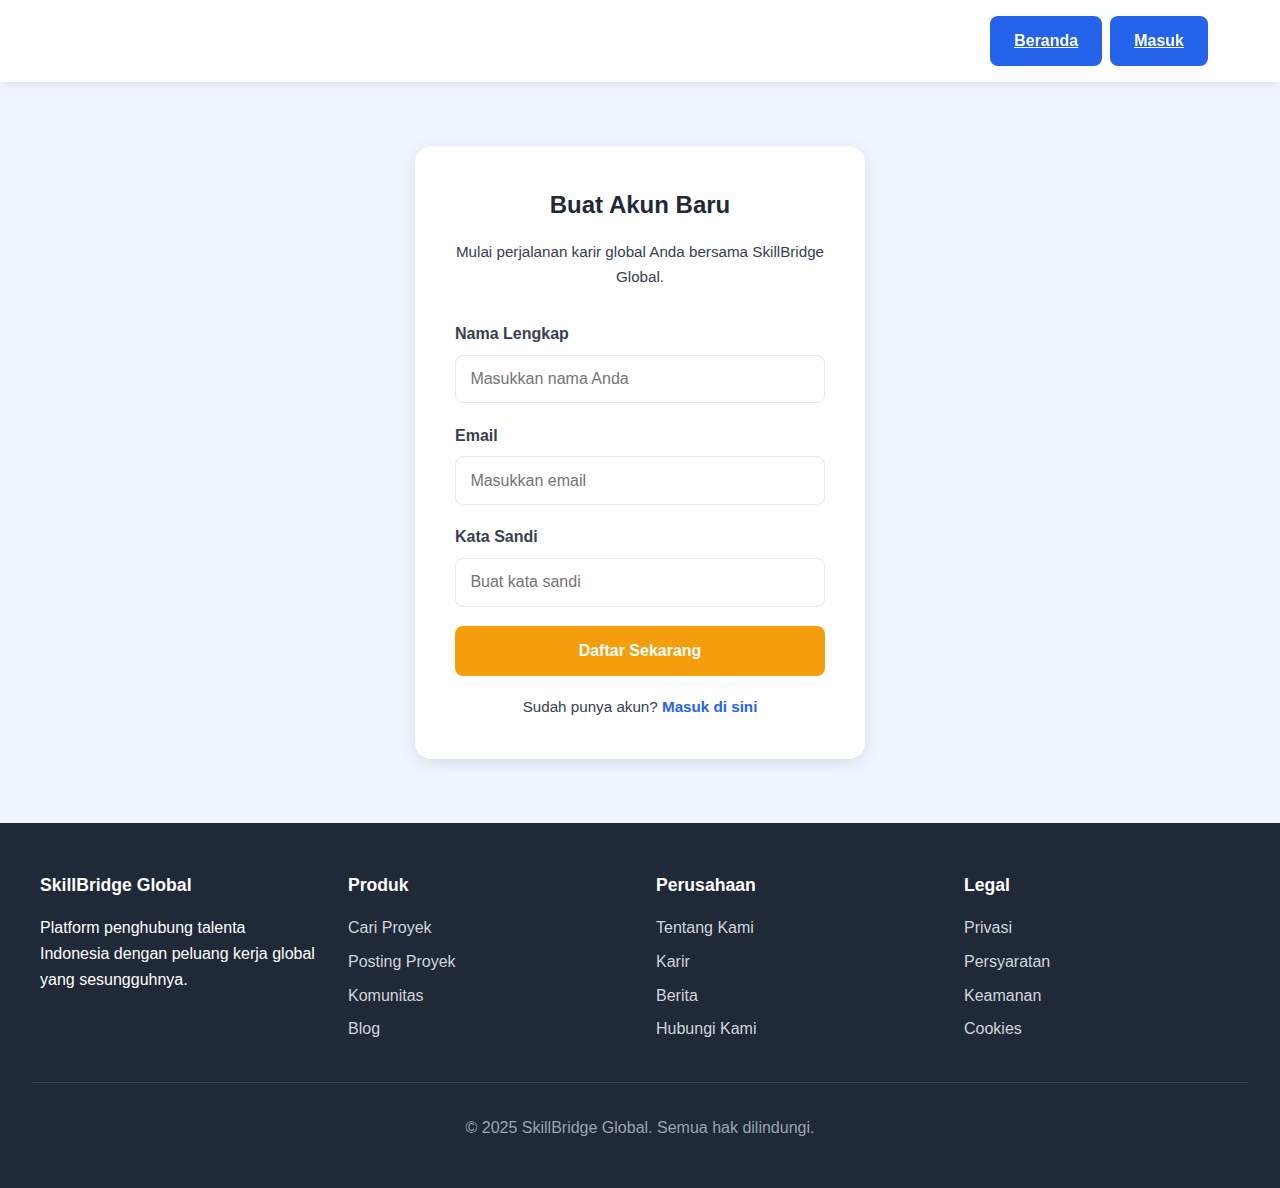
<file: pages/auth/registrasi.html>
<!DOCTYPE html>
<html lang="id">
<head>
    <meta charset="UTF-8">
    <meta name="viewport" content="width=device-width, initial-scale=1.0">
    <title>Daftar - SkillBridge Global</title>

    <style>
        * { margin:0; padding:0; box-sizing:border-box; }

        :root {
            --primary-color:#2563eb;
            --secondary-color:#1e40af;
            --accent-color:#f59e0b;
            --dark-color:#1f2937;
            --light-color:#f9fafb;
            --text-color:#374151;
            --border-color:#e5e7eb;
        }

        body {
            font-family:'Segoe UI', Tahoma, Geneva, Verdana, sans-serif;
            background:#eff6ff;
            color:var(--text-color);
            line-height:1.6;
        }

        /* Header */
        header {
            background:white;
            box-shadow:0 2px 10px rgba(0,0,0,0.1);
            position:sticky;
            top:0;
            z-index:1000;
        }

        nav {
            max-width:1200px;
            margin:auto;
            padding:1rem 2rem;
            display:flex;
            justify-content:space-between;
            align-items:center;
        }

        .logo {
            display: flex;
            align-items: center;
            height: 50px;
        }

        .logo-image-header {
            max-height: 50px;
            width: auto;
            object-fit: contain;
        }

        .nav {
        max-width: 1200px;
        margin: auto;
        padding: 1rem 2rem;
        display: flex;
        justify-content: space-between; 
        align-items: center;
        }

.nav-btn {
    background: var(--primary-color);
    color: white;
    padding: .75rem 1.5rem;
    border: none;
    border-radius: .5rem;
    cursor: pointer;
    font-weight: 600;
    margin-left: 0.5rem; 
}

.nav-btn:hover {
    background: var(--secondary-color);
}

.nav-actions {
    display: flex;
}


        /* REGISTER FORM */
        .register-section {
            max-width:450px;
            margin:4rem auto;
            background:white;
            padding:2.5rem;
            border-radius:1rem;
            box-shadow:0 4px 15px rgba(0,0,0,0.1);
        }

        .register-section h2 {
            text-align:center;
            margin-bottom:1rem;
            color:var(--dark-color);
        }

        .register-section p {
            text-align:center;
            margin-bottom:2rem;
            font-size:0.95rem;
        }

        .form-group {
            margin-bottom:1.2rem;
        }

        label {
            display:block;
            margin-bottom:.5rem;
            font-weight:600;
        }

        input {
            width:100%;
            padding:.9rem;
            border:1px solid var(--border-color);
            border-radius:.5rem;
            font-size:1rem;
        }

        input:focus {
            border-color:var(--primary-color);
            outline:none;
        }

        .btn-primary {
            width:100%;
            background:var(--accent-color);
            color:white;
            padding:1rem;
            border:none;
            border-radius:.5rem;
            font-size:1rem;
            font-weight:600;
            cursor:pointer;
            transition:0.3s;
        }

        .btn-primary:hover {
            background:#d97706;
        }

        .login-link {
            text-align:center;
            margin-top:1.2rem;
            font-size:0.95rem;
        }

        .login-link a {
            color:var(--primary-color);
            text-decoration:none;
            font-weight:600;
        }

                /* Footer */
        footer {
            background: var(--dark-color);
            color: white;
            padding: 3rem 2rem;
        }

        .footer-content {
            max-width: 1200px;
            margin: 0 auto;
            display: grid;
            grid-template-columns: repeat(auto-fit, minmax(250px, 1fr));
            gap: 2rem;
            margin-bottom: 2rem;
        }

        .footer-section h4 {
            margin-bottom: 1rem;
            font-size: 1.1rem;
        }

        .footer-section ul {
            list-style: none;
        }

        .footer-section ul li {
            margin-bottom: 0.5rem;
        }

        .footer-section a {
            color: #d1d5db;
            text-decoration: none;
            transition: color 0.3s ease;
        }

        .footer-section a:hover {
            color: var(--accent-color);
        }

        .footer-bottom {
            text-align: center;
            padding-top: 2rem;
            border-top: 1px solid #374151;
            color: #9ca3af;
        }
    </style>
</head>
<body>

    <header>
        <nav>
            <div class="logo">
                <img src="../../assets/images/logo/logo.png" alt="SkillBridge Global Logo" class="logo-image-header">
            </div>
            <div class="nav-actions">
            <a href="../../index.html" class="nav-btn">Beranda</a>
            <a href="login.html" class="nav-btn">Masuk</a>
            </div>
        </nav>
    </header>

    <section class="register-section">
        <h2>Buat Akun Baru</h2>
        <p>Mulai perjalanan karir global Anda bersama SkillBridge Global.</p>

        <form id="register-form">
            <div class="form-group">
        <label>Nama Lengkap</label>
        <input type="text" id="fullname" placeholder="Masukkan nama Anda" required>
    </div>

    <div class="form-group">
        <label>Email</label>
        <input type="email" id="email" placeholder="Masukkan email" required>
    </div>

    <div class="form-group">
        <label>Kata Sandi</label>
        <input type="password" id="password" placeholder="Buat kata sandi" required>
    </div>

    <button class="btn-primary" type="submit">Daftar Sekarang</button>

        <div class="login-link">
            Sudah punya akun?
            <a href="login.html">Masuk di sini</a>
        </div>
    </section>

        <!-- Footer -->
    <footer>
        <div class="footer-content">
            <div class="footer-section">
                <h4>SkillBridge Global</h4>
                <p>Platform penghubung talenta Indonesia dengan peluang kerja global yang sesungguhnya.</p>
            </div>

            <div class="footer-section">
                <h4>Produk</h4>
                <ul>
                    <li><a href="#">Cari Proyek</a></li>
                    <li><a href="#">Posting Proyek</a></li>
                    <li><a href="#">Komunitas</a></li>
                    <li><a href="#">Blog</a></li>
                </ul>
            </div>

            <div class="footer-section">
                <h4>Perusahaan</h4>
                <ul>
                    <li><a href="#">Tentang Kami</a></li>
                    <li><a href="#">Karir</a></li>
                    <li><a href="#">Berita</a></li>
                    <li><a href="#">Hubungi Kami</a></li>
                </ul>
            </div>

            <div class="footer-section">
                <h4>Legal</h4>
                <ul>
                    <li><a href="#">Privasi</a></li>
                    <li><a href="#">Persyaratan</a></li>
                    <li><a href="#">Keamanan</a></li>
                    <li><a href="#">Cookies</a></li>
                </ul>
            </div>
        </div>

        <div class="footer-bottom">
            <p>&copy; 2025 SkillBridge Global. Semua hak dilindungi.</p>
        </div>
    </footer>

    <script>
        document.getElementById('register-form').addEventListener('submit', function(e) {
    e.preventDefault();

    const fullname = document.getElementById('fullname').value;
    const email = document.getElementById('email').value;
    const password = document.getElementById('password').value;

    if (localStorage.getItem(email)) {
        alert('Email sudah terdaftar!');
        window.location.href = 'login.html';
        return;
    }

    const user = {
        fullname: fullname,
        email: email,
        password: password
    };

    localStorage.setItem(email, JSON.stringify(user)); 
   
    sessionStorage.setItem('loggedInUser', email);

    alert('Registrasi berhasil!');

    window.location.href = '../dashboard/index.html';
});

    </script>
    
</body>
</html>
</file>
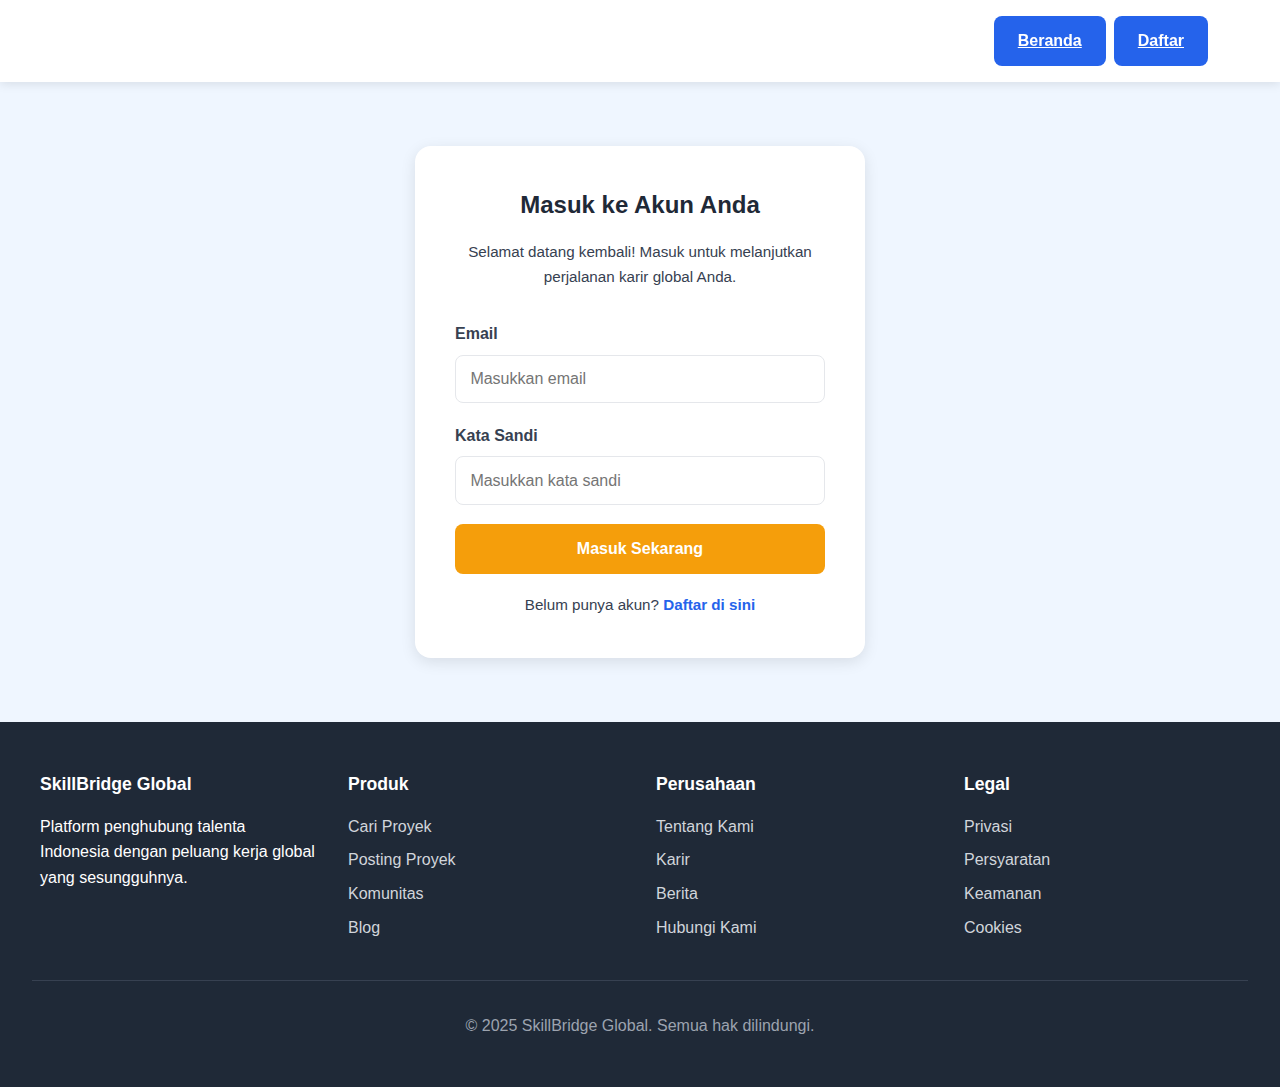
<file: pages/project-marketplace/detail.html>
<!DOCTYPE html>
<html lang="id">
<head>
    <meta charset="UTF-8">
    <meta name="viewport" content="width=device-width, initial-scale=1.0">
    <title>Project Description - SkillBridge Global</title>
    <link rel="stylesheet" href="../../assets/css/base/reset.css">
    <link rel="stylesheet" href="../../assets/css/base/variables.css">
    <link rel="stylesheet" href="../../assets/css/base/typography.css">
    <link rel="stylesheet" href="../../assets/css/components/sidebar.css">
    <link rel="stylesheet" href="../../assets/css/pages/project-marketplace/detail.css">
</head>
<body>
    <!-- Sidebar Navigation -->
    <aside class="sidebar">
        <div class="logo-section">
            <div class="logo-icon">
                <img src="../../assets/images/logo/logo.png" alt="SkillBridge Global Logo" class="logo-image">
            </div>
        </div>

        <nav class="nav-menu">
            <div class="menu-group">
                <p class="menu-label">Main Menu</p>
                <a href="../dashboard/index.html" class="nav-item">
                    <span class="nav-icon">📊</span>
                    <span class="nav-text">Dashboard</span>
                </a>
                <a href="index.html" class="nav-item active">
                    <span class="nav-icon">🔍</span>
                    <span class="nav-text">Find Project</span>
                </a>
                <a href="../virtual-workspace/index.html" class="nav-item">
                    <span class="nav-icon">💼</span>
                    <span class="nav-text">Project Management</span>
                </a>
                <a href="../certification-center/index.html" class="nav-item">
                    <span class="nav-icon">🎓</span>
                    <span class="nav-text">Skill Tests</span>
                </a>
                <a href="../payment-escrow/index.html" class="nav-item">
                    <span class="nav-icon">💳</span>
                    <span class="nav-text">Payment</span>
                </a>
            </div>

            <div class="menu-group">
                <p class="menu-label">Preference</p>
                <a href="../profile-management/index.html" class="nav-item">
                    <span class="nav-icon">👤</span>
                    <span class="nav-text">Profile</span>
                </a>
            </div>
        </nav>

        <div class="sidebar-footer">
            <a href="javascript:void(0)" onclick="handleLogout()" class="nav-item logout">
                <span class="nav-icon">🚪</span>
                <span class="nav-text">Log Out</span>
            </a>
        </div>
    </aside>

    <!-- Main Content -->
    <main class="main-content">
        <!-- Header -->
        <header class="page-header">
            <button class="back-btn" onclick="window.history.back()">
                <span class="back-icon">←</span>
            </button>
            <h1 class="page-title">Project Description</h1>
        </header>

        <!-- Project Detail Layout -->
        <div class="project-detail-layout">
            <!-- Left Column -->
            <div class="project-detail-left">
                <!-- Job Card -->
                <div class="job-card">
                    <div class="job-header">
                        <div class="company-logo">
                            <span id="company-logo-text">Canva</span>
                        </div>
                        <div class="job-info">
                            <h2 class="job-title" id="job-title">Junior UI/UX Designer</h2>
                            <div class="job-meta">
                                <span id="job-tool">Figma</span>
                                <span class="separator">•</span>
                                <span id="job-duration">1 Week</span>
                                <span class="separator">•</span>
                                <span id="job-type">Remote</span>
                            </div>
                        </div>
                        <div class="job-actions">
                            <button class="share-btn" title="Share">🔗</button>
                            <button class="apply-btn" onclick="applyToProject()">Apply</button>
                        </div>
                    </div>
                </div>

                <!-- Description Section -->
                <section class="content-section">
                    <h3 class="section-title">Description</h3>
                    <div class="description-content" id="description-content">
                        <!-- Description will be loaded by JavaScript -->
                    </div>
                </section>

                <!-- Requirement Section -->
                <section class="content-section">
                    <h3 class="section-title">Requirement</h3>
                    <ul class="requirement-list" id="requirement-list">
                        <!-- Requirements will be loaded by JavaScript -->
                    </ul>
                </section>
            </div>

            <!-- Right Column -->
            <div class="project-detail-right">
                <!-- About This Role Card -->
                <div class="info-card">
                    <h3 class="card-title">About this role</h3>
                    <div class="info-item">
                        <div class="info-header">
                            <span id="applied-count">5</span> applied of <span id="capacity-count">10</span> capacity
                        </div>
                        <div class="progress-bar-container">
                            <div class="progress-bar-fill" id="application-progress"></div>
                        </div>
                    </div>
                    <div class="info-item">
                        <p class="info-label">Apply Before</p>
                        <p class="info-value" id="apply-before">December 05, 2025</p>
                    </div>
                    <div class="info-item">
                        <p class="info-label">Job Posted</p>
                        <p class="info-value" id="job-posted">November 25, 2025</p>
                    </div>
                    <div class="info-item">
                        <p class="info-label">Job Type</p>
                        <p class="info-value" id="job-type-detail">Project Based</p>
                    </div>
                    <div class="info-item">
                        <p class="info-label">Salary</p>
                        <p class="info-value salary" id="job-salary">$800</p>
                    </div>
                </div>

                <!-- Categories Card -->
                <div class="info-card">
                    <h3 class="card-title">Categories</h3>
                    <div class="tags-container" id="categories-container">
                        <!-- Categories will be loaded by JavaScript -->
                    </div>
                </div>

                <!-- Required Skills Card -->
                <div class="info-card">
                    <h3 class="card-title">Required Skills</h3>
                    <div class="tags-container" id="skills-container">
                        <!-- Skills will be loaded by JavaScript -->
                    </div>
                </div>
            </div>
        </div>
    </main>

    <script src="../../assets/js/utils/storage.js"></script>
    <script src="../../assets/js/pages/project-marketplace/detail.js"></script>
    <script>
        function handleLogout() {
            if (confirm('Apakah Anda yakin ingin keluar?')) {
                sessionStorage.removeItem('loggedInUser');
                window.location.href = '../auth/login.html';
            }
        }
    </script>
</body>
</html>
</file>
<file: assets/css/base/variables.css>
:root {
    /* Colors */
    --primary-color: #2563eb;
    --secondary-color: #1e40af;
    --accent-color: #f59e0b;
    --dark-color: #1f2937;
    --light-color: #f9fafb;
    --text-color: #374151;
    --border-color: #e5e7eb;
    
    /* Dashboard Colors */
    --blue: #2563eb;
    --blue-dark: #1e3a8a;
    --gold: #f59e0b;
    --text-dark: #1f2937;
    --text-light: #6b7280;
    
    /* Spacing */
    --spacing-xs: 0.5rem;
    --spacing-sm: 1rem;
    --spacing-md: 1.5rem;
    --spacing-lg: 2rem;
    --spacing-xl: 3rem;
    
    /* Border Radius */
    --radius-sm: 0.5rem;
    --radius-md: 0.8rem;
    --radius-lg: 1rem;
    
    /* Shadows */
    --shadow-sm: 0 2px 10px rgba(0, 0, 0, 0.1);
    --shadow-md: 0 4px 15px rgba(0, 0, 0, 0.1);
    --shadow-lg: 0 10px 25px rgba(0, 0, 0, 0.15);
}
</file>
<file: assets/css/base/typography.css>
h1, h2, h3, h4, h5, h6 {
    font-weight: 600;
    color: var(--dark-color);
    line-height: 1.2;
}

h1 {
    font-size: 2.5rem;
}

h2 {
    font-size: 2rem;
}

h3 {
    font-size: 1.5rem;
}

h4 {
    font-size: 1.25rem;
}

p {
    line-height: 1.8;
    color: var(--text-color);
}
</file>
<file: assets/css/components/sidebar.css>
/* Sidebar Styles */
.sidebar {
    width: 220px;
    height: 100vh;
    background-color: #1A1D29;
    position: fixed;
    left: 0;
    top: 0;
    display: flex;
    flex-direction: column;
    padding: 1.5rem 0;
    overflow-y: auto;
}

.logo-section {
    display: flex;
    flex-direction: column;
    align-items: center;
    justify-content: center;
    padding: 1.5rem 1rem;
    border-bottom: 1px solid rgba(255, 255, 255, 0.1);
}

.logo-icon {
    display: flex;
    align-items: center;
    justify-content: center;
    width: 100%;
}

.logo-image {
    max-width: 100%;
    height: auto;
    max-height: 80px;
    object-fit: contain;
    /* Logo sudah putih di background hitam, jadi tidak perlu filter */
}

.logo-text {
    display: flex;
    flex-direction: column;
    align-items: center;
}

.logo-name {
    color: #0066FF;
    font-size: 1rem;
    font-weight: 700;
    letter-spacing: 0.5px;
}

.logo-subtitle {
    color: #0066FF;
    font-size: 0.7rem;
    font-weight: 600;
    letter-spacing: 1px;
}

.nav-menu {
    flex: 1;
    padding: 1.5rem 0;
}

.menu-group {
    margin-bottom: 2rem;
}

.menu-label {
    color: #6B7280;
    font-size: 0.75rem;
    font-weight: 600;
    text-transform: uppercase;
    padding: 0 1.5rem;
    margin-bottom: 0.75rem;
    letter-spacing: 0.5px;
}

.nav-item {
    display: flex;
    align-items: center;
    padding: 0.75rem 1.5rem;
    color: #9CA3AF;
    text-decoration: none;
    transition: all 0.2s;
    cursor: pointer;
}

.nav-item:hover {
    background-color: rgba(255, 255, 255, 0.05);
    color: #FFFFFF;
}

.nav-item.active {
    background-color: rgba(0, 102, 255, 0.1);
    color: #FFFFFF;
    border-left: 3px solid #0066FF;
}

.nav-icon {
    font-size: 1.2rem;
    margin-right: 0.75rem;
    width: 24px;
    text-align: center;
}

.nav-text {
    font-size: 0.9rem;
    font-weight: 500;
}

.sidebar-footer {
    padding: 1rem 0;
    border-top: 1px solid rgba(255, 255, 255, 0.1);
}

.logout {
    color: #EF4444;
}

.logout:hover {
    background-color: rgba(239, 68, 68, 0.1);
}

/* Responsive */
@media (max-width: 768px) {
    .sidebar {
        width: 70px;
    }
    
    .logo-text,
    .menu-label,
    .nav-text {
        display: none;
    }
    
    .nav-item {
        justify-content: center;
        padding: 1rem;
    }
    
    .nav-icon {
        margin-right: 0;
    }
}
</file>
<file: assets/css/pages/certification-center/index.css>
/* Certification Center Styles */
.main-content {
    margin-left: 220px;
    padding: 2rem;
    min-height: 100vh;
    background-color: #F9FAFB;
}

.page-header {
    margin-bottom: 1.5rem;
}

.page-title {
    font-size: 2rem;
    font-weight: 700;
    color: #1F2937;
}

/* Search and Filter */
.search-filter-container {
    display: flex;
    gap: 1rem;
    margin-bottom: 2rem;
}

.search-box-large {
    position: relative;
    flex: 1;
}

.search-icon {
    position: absolute;
    left: 1.25rem;
    top: 50%;
    transform: translateY(-50%);
    font-size: 1.2rem;
    color: #6B7280;
}

.search-input-large {
    width: 100%;
    padding: 1rem 1.25rem 1rem 3rem;
    border: 2px solid #0066FF;
    border-radius: 0.75rem;
    font-size: 1rem;
    background-color: #FFFFFF;
}

.search-input-large:focus {
    outline: none;
    border-color: #0052CC;
}

.type-filter {
    padding: 1rem 2rem 1rem 1.25rem;
    border: 1px solid #E5E7EB;
    border-radius: 0.75rem;
    font-size: 1rem;
    background-color: #FFFFFF;
    cursor: pointer;
    appearance: none;
    background-image: url("data:image/svg+xml,%3Csvg xmlns='http://www.w3.org/2000/svg' width='12' height='12' viewBox='0 0 12 12'%3E%3Cpath fill='%236B7280' d='M6 9L1 4h10z'/%3E%3C/svg%3E");
    background-repeat: no-repeat;
    background-position: right 1rem center;
    min-width: 150px;
}

.type-filter:focus {
    outline: none;
    border-color: #0066FF;
}

/* Hero Banner */
.hero-banner {
    background: linear-gradient(135deg, #4F46E5 0%, #7C3AED 100%);
    border-radius: 1.5rem;
    padding: 3rem;
    margin-bottom: 2rem;
    position: relative;
    overflow: hidden;
}

.hero-banner::before {
    content: '';
    position: absolute;
    top: -50%;
    right: -10%;
    width: 400px;
    height: 400px;
    background: rgba(255, 255, 255, 0.1);
    border-radius: 50%;
}

.hero-banner::after {
    content: '';
    position: absolute;
    bottom: -30%;
    left: -5%;
    width: 300px;
    height: 300px;
    background: rgba(255, 255, 255, 0.08);
    border-radius: 50%;
}

.hero-content {
    position: relative;
    z-index: 1;
    color: #FFFFFF;
}

.hero-title {
    font-size: 2rem;
    font-weight: 700;
    margin-bottom: 1rem;
}

.hero-text {
    font-size: 1.1rem;
    line-height: 1.6;
    max-width: 800px;
}

/* Progress Cards */
.progress-cards-container {
    display: grid;
    grid-template-columns: repeat(3, 1fr);
    gap: 1.5rem;
    margin-bottom: 2rem;
}

.progress-card {
    background-color: #FFFFFF;
    border-radius: 1rem;
    padding: 1.5rem;
    display: flex;
    align-items: center;
    gap: 1rem;
    box-shadow: 0 1px 3px rgba(0, 0, 0, 0.1);
    cursor: pointer;
    transition: all 0.2s;
}

.progress-card:hover {
    transform: translateY(-2px);
    box-shadow: 0 4px 12px rgba(0, 0, 0, 0.15);
}

.progress-icon {
    width: 50px;
    height: 50px;
    background-color: #F3F4F6;
    border-radius: 0.75rem;
    display: flex;
    align-items: center;
    justify-content: center;
    font-size: 1.5rem;
}

.progress-info {
    flex: 1;
}

.progress-status {
    font-size: 0.875rem;
    color: #6B7280;
    margin-bottom: 0.25rem;
}

.progress-label {
    font-size: 1rem;
    font-weight: 600;
    color: #1F2937;
}

.more-options {
    background: none;
    border: none;
    font-size: 1.5rem;
    color: #6B7280;
    cursor: pointer;
    padding: 0.5rem;
}

/* Task Recommendation Section */
.task-recommendation-section {
    margin-bottom: 2rem;
}

.section-title {
    font-size: 1.5rem;
    font-weight: 600;
    color: #1F2937;
    margin-bottom: 1.5rem;
}

.tasks-grid {
    display: grid;
    grid-template-columns: repeat(3, 1fr);
    gap: 1.5rem;
}

.task-card {
    background-color: #FFFFFF;
    border-radius: 1rem;
    overflow: hidden;
    box-shadow: 0 1px 3px rgba(0, 0, 0, 0.1);
    transition: all 0.2s;
    cursor: pointer;
}

.task-card:hover {
    transform: translateY(-4px);
    box-shadow: 0 4px 12px rgba(0, 0, 0, 0.15);
}

.task-image {
    width: 100%;
    height: 150px;
    object-fit: cover;
    background: linear-gradient(135deg, #667eea 0%, #764ba2 100%);
}

.task-content {
    padding: 1.25rem;
}

.task-type-badge {
    display: inline-block;
    padding: 0.375rem 0.75rem;
    border-radius: 1rem;
    font-size: 0.75rem;
    font-weight: 600;
    margin-bottom: 0.75rem;
}

.badge-uiux {
    background-color: #DBEAFE;
    color: #1D4ED8;
}

.badge-frontend {
    background-color: #FEE2E2;
    color: #DC2626;
}

.badge-web-developer {
    background-color: #D1FAE5;
    color: #059669;
}

.task-title {
    font-size: 1.1rem;
    font-weight: 600;
    color: #1F2937;
    margin-bottom: 0.5rem;
}

/* Your Task Section */
.your-task-section {
    background-color: #FFFFFF;
    border-radius: 1rem;
    padding: 1.5rem;
    box-shadow: 0 1px 3px rgba(0, 0, 0, 0.1);
}

.tasks-table-container {
    overflow-x: auto;
}

.tasks-table {
    width: 100%;
    border-collapse: collapse;
    margin-top: 1rem;
}

.tasks-table thead {
    background-color: #F9FAFB;
}

.tasks-table th {
    text-align: left;
    padding: 1rem;
    font-size: 0.75rem;
    font-weight: 700;
    color: #6B7280;
    text-transform: uppercase;
    letter-spacing: 0.5px;
}

.tasks-table td {
    padding: 1rem;
    border-bottom: 1px solid #F3F4F6;
}

.task-name {
    font-weight: 600;
    color: #1F2937;
}

.task-type-pill {
    display: inline-block;
    padding: 0.375rem 0.875rem;
    border-radius: 1rem;
    font-size: 0.75rem;
    font-weight: 600;
}

.pill-uiux {
    background-color: #DBEAFE;
    color: #1D4ED8;
}

.pill-frontend {
    background-color: #FEE2E2;
    color: #DC2626;
}

.pill-web-developer {
    background-color: #D1FAE5;
    color: #059669;
}

.task-date {
    color: #6B7280;
}

.status-badge {
    display: inline-block;
    padding: 0.375rem 0.875rem;
    border-radius: 1rem;
    font-size: 0.75rem;
    font-weight: 600;
}

.status-done {
    background-color: #D1FAE5;
    color: #059669;
}

.status-in-progress {
    background-color: #FEF3C7;
    color: #D97706;
}

/* Responsive Design */
@media (max-width: 1200px) {
    .progress-cards-container,
    .tasks-grid {
        grid-template-columns: repeat(2, 1fr);
    }
}

@media (max-width: 768px) {
    .main-content {
        margin-left: 70px;
        padding: 1rem;
    }
    
    .progress-cards-container,
    .tasks-grid {
        grid-template-columns: 1fr;
    }
    
    .search-filter-container {
        flex-direction: column;
    }
    
    .type-filter {
        width: 100%;
    }
    
    .hero-banner {
        padding: 2rem;
    }
    
    .hero-title {
        font-size: 1.5rem;
    }
    
    .hero-text {
        font-size: 1rem;
    }
}

@media (max-width: 480px) {
    .tasks-table {
        font-size: 0.875rem;
    }
    
    .tasks-table th,
    .tasks-table td {
        padding: 0.75rem 0.5rem;
    }
}
</file>
<file: assets/css/pages/dashboard/main-dashboard.css>
/* Main Dashboard Styles */
body {
    background-color: #F9FAFB;
    margin: 0;
    padding: 0;
}

.main-content {
    margin-left: 220px;
    padding: 2rem;
    min-height: 100vh;
}

/* Header */
.page-header {
    display: flex;
    justify-content: space-between;
    align-items: center;
    margin-bottom: 1.5rem;
}

.page-title {
    font-size: 2rem;
    font-weight: 700;
    color: #1F2937;
}

.header-right {
    display: flex;
    align-items: center;
    gap: 1rem;
}

.search-box {
    position: relative;
    display: flex;
    align-items: center;
}

.search-icon {
    position: absolute;
    left: 1rem;
    font-size: 1rem;
}

.search-input {
    padding: 0.75rem 1rem 0.75rem 2.5rem;
    border: 1px solid #E5E7EB;
    border-radius: 0.5rem;
    background-color: #FFFFFF;
    font-size: 0.9rem;
    width: 200px;
}

.notification-btn {
    position: relative;
    background-color: #FFFFFF;
    border: 1px solid #E5E7EB;
    border-radius: 0.5rem;
    padding: 0.75rem;
    cursor: pointer;
    font-size: 1.2rem;
}

.notification-badge {
    position: absolute;
    top: 0.3rem;
    right: 0.3rem;
    background-color: #EF4444;
    color: #FFFFFF;
    border-radius: 50%;
    width: 16px;
    height: 16px;
    font-size: 0.65rem;
    display: flex;
    align-items: center;
    justify-content: center;
    font-weight: 600;
}

/* Welcome Section */
.welcome-section {
    display: flex;
    justify-content: space-between;
    align-items: center;
    margin-bottom: 1.5rem;
}

.welcome-message {
    font-size: 1.5rem;
    font-weight: 600;
    color: #1F2937;
}

.download-report-btn {
    display: flex;
    align-items: center;
    gap: 0.5rem;
    padding: 0.75rem 1.25rem;
    background-color: #FFFFFF;
    border: 1px solid #0066FF;
    border-radius: 0.5rem;
    color: #0066FF;
    font-weight: 600;
    cursor: pointer;
    transition: all 0.2s;
}

.download-report-btn:hover {
    background-color: #0066FF;
    color: #FFFFFF;
}

/* Dashboard Grid */
.dashboard-grid {
    display: grid;
    grid-template-columns: repeat(3, 1fr);
    gap: 1.5rem;
    margin-bottom: 2rem;
}

.card {
    background-color: #FFFFFF;
    border-radius: 1rem;
    padding: 1.5rem;
    box-shadow: 0 1px 3px rgba(0, 0, 0, 0.1);
}

.card-header {
    display: flex;
    justify-content: space-between;
    align-items: center;
    margin-bottom: 1.5rem;
}

.card-header h3 {
    font-size: 1.1rem;
    font-weight: 600;
    color: #1F2937;
}

.expand-btn {
    background: none;
    border: none;
    font-size: 1.2rem;
    cursor: pointer;
    color: #6B7280;
}

.period-selector {
    padding: 0.5rem 0.75rem;
    border: 1px solid #E5E7EB;
    border-radius: 0.375rem;
    font-size: 0.875rem;
    background-color: #FFFFFF;
    cursor: pointer;
}

/* Rating Card */
.rating-chart {
    display: flex;
    justify-content: center;
    margin-bottom: 1.5rem;
}

.donut-chart {
    width: 180px;
    height: 180px;
}

.progress-circle {
    transition: stroke-dashoffset 1s ease-in-out;
}

.rating-stats {
    display: flex;
    justify-content: space-around;
    padding-top: 1rem;
    border-top: 1px solid #E5E7EB;
}

.stat-item {
    display: flex;
    align-items: center;
    gap: 0.75rem;
}

.stat-icon {
    font-size: 1.5rem;
}

.stat-value {
    font-size: 1.1rem;
    font-weight: 700;
    color: #1F2937;
    margin: 0;
}

.stat-label {
    font-size: 0.75rem;
    color: #6B7280;
    margin: 0;
}

/* Earning Card */
.earning-info {
    margin-bottom: 1rem;
}

.earning-label {
    font-size: 0.875rem;
    color: #6B7280;
    margin-bottom: 0.5rem;
}

.earning-amount {
    font-size: 1.75rem;
    font-weight: 700;
    color: #1F2937;
}

.currency {
    font-size: 0.875rem;
    color: #6B7280;
    font-weight: 500;
}

.earning-change {
    font-size: 0.875rem;
    color: #10B981;
    margin-left: 0.5rem;
}

.chart-container {
    height: 150px;
}

#earningChart {
    width: 100% !important;
    height: 100% !important;
}

/* Profile Card */
.profile-card {
    display: flex;
    flex-direction: column;
    align-items: center;
    background: linear-gradient(135deg, #0066FF 0%, #0052CC 100%);
    color: #FFFFFF;
}

.profile-image-container {
    width: 80px;
    height: 80px;
    border-radius: 50%;
    overflow: hidden;
    border: 3px solid #FFFFFF;
    margin-bottom: 1rem;
}

.profile-image {
    width: 100%;
    height: 100%;
    object-fit: cover;
}

.profile-name {
    font-size: 1.25rem;
    font-weight: 700;
    margin-bottom: 0.25rem;
    color: #FFFFFF;
}

.profile-location {
    font-size: 0.875rem;
    color: rgba(255, 255, 255, 0.9);
    margin-bottom: 1.5rem;
}

.edit-profile-btn {
    display: flex;
    align-items: center;
    gap: 0.5rem;
    padding: 0.75rem 1.5rem;
    background-color: #FFFFFF;
    border: none;
    border-radius: 0.5rem;
    color: #0066FF;
    font-weight: 600;
    cursor: pointer;
    transition: all 0.2s;
}

.edit-profile-btn:hover {
    background-color: #F3F4F6;
    transform: translateY(-2px);
}

/* Application Status Section */
.application-status-section {
    background-color: #FFFFFF;
    border-radius: 1rem;
    padding: 1.5rem;
    margin-bottom: 2rem;
    box-shadow: 0 1px 3px rgba(0, 0, 0, 0.1);
}

.section-header {
    display: flex;
    justify-content: space-between;
    align-items: center;
    margin-bottom: 1.5rem;
}

.section-header h2 {
    font-size: 1.25rem;
    font-weight: 600;
    color: #1F2937;
}

.count {
    color: #6B7280;
    font-weight: 400;
}

.more-btn {
    background: none;
    border: none;
    font-size: 1.5rem;
    cursor: pointer;
    color: #6B7280;
}

.application-list {
    display: flex;
    flex-direction: column;
    gap: 1rem;
}

.application-item {
    display: flex;
    justify-content: space-between;
    align-items: flex-start;
    padding: 1rem;
    border-radius: 0.5rem;
    background-color: #F9FAFB;
}

.application-info {
    flex: 1;
}

.application-title {
    font-size: 1rem;
    font-weight: 600;
    color: #1F2937;
    margin-bottom: 0.25rem;
}

.application-company {
    font-size: 0.875rem;
    color: #6B7280;
}

.application-meta {
    display: flex;
    align-items: center;
    gap: 1rem;
}

.application-status {
    padding: 0.375rem 0.75rem;
    border-radius: 1rem;
    font-size: 0.75rem;
    font-weight: 600;
}

.status-applied {
    background-color: #FEF3C7;
    color: #D97706;
}

.status-accepted {
    background-color: #D1FAE5;
    color: #059669;
}

.status-rejected {
    background-color: #FEE2E2;
    color: #DC2626;
}

.application-date {
    font-size: 0.875rem;
    color: #6B7280;
}

/* Active Projects Section */
.active-projects-section {
    background-color: #FFFFFF;
    border-radius: 1rem;
    padding: 1.5rem;
    box-shadow: 0 1px 3px rgba(0, 0, 0, 0.1);
}

.add-project-btn {
    display: flex;
    align-items: center;
    gap: 0.5rem;
    padding: 0.75rem 1.25rem;
    background-color: #0066FF;
    border: none;
    border-radius: 0.5rem;
    color: #FFFFFF;
    font-weight: 600;
    cursor: pointer;
    transition: all 0.2s;
}

.add-project-btn:hover {
    background-color: #0052CC;
}

.projects-table-container {
    overflow-x: auto;
}

.projects-table {
    width: 100%;
    border-collapse: collapse;
    margin-top: 1rem;
}

.projects-table th {
    text-align: left;
    padding: 1rem;
    font-size: 0.875rem;
    font-weight: 600;
    color: #6B7280;
    border-bottom: 1px solid #E5E7EB;
}

.projects-table td {
    padding: 1rem;
    border-bottom: 1px solid #F3F4F6;
}

.client-cell {
    display: flex;
    align-items: center;
    gap: 0.75rem;
}

.client-avatar {
    width: 40px;
    height: 40px;
    border-radius: 50%;
    object-fit: cover;
}

.client-info {
    display: flex;
    flex-direction: column;
}

.client-name {
    font-weight: 600;
    color: #1F2937;
}

.client-link {
    font-size: 0.75rem;
    color: #0066FF;
    cursor: pointer;
}

.progress-cell {
    display: flex;
    align-items: center;
    gap: 0.75rem;
}

.progress-bar-container {
    flex: 1;
    height: 6px;
    background-color: #E5E7EB;
    border-radius: 3px;
    overflow: hidden;
}

.progress-bar-fill {
    height: 100%;
    background-color: #0066FF;
    border-radius: 3px;
    transition: width 0.3s;
}

.progress-text {
    font-weight: 600;
    color: #1F2937;
    min-width: 40px;
}

/* Responsive Design */
@media (max-width: 1200px) {
    .dashboard-grid {
        grid-template-columns: repeat(2, 1fr);
    }
    
    .profile-card {
        grid-column: 1 / -1;
    }
}

@media (max-width: 768px) {
    .main-content {
        margin-left: 70px;
        padding: 1rem;
    }
    
    .dashboard-grid {
        grid-template-columns: 1fr;
    }
    
    .welcome-section {
        flex-direction: column;
        align-items: flex-start;
        gap: 1rem;
    }
    
    .page-header {
        flex-direction: column;
        align-items: flex-start;
        gap: 1rem;
    }
    
    .header-right {
        width: 100%;
        justify-content: space-between;
    }
    
    .search-input {
        width: 150px;
    }
}

@media (max-width: 480px) {
    .search-input {
        width: 100px;
    }
    
    .projects-table {
        font-size: 0.875rem;
    }
    
    .projects-table th,
    .projects-table td {
        padding: 0.75rem 0.5rem;
    }
}
</file>
<file: assets/css/pages/payment-escrow/index.css>
/* Payment Escrow Styles */
.main-content {
    margin-left: 220px;
    padding: 2rem;
    min-height: 100vh;
    background-color: #F9FAFB;
}

.page-header {
    display: flex;
    justify-content: space-between;
    align-items: center;
    margin-bottom: 2rem;
}

.page-title {
    font-size: 2rem;
    font-weight: 700;
    color: #1F2937;
}

.header-actions {
    display: flex;
    align-items: center;
    gap: 1rem;
}

.search-box {
    position: relative;
}

.search-icon {
    position: absolute;
    left: 1rem;
    top: 50%;
    transform: translateY(-50%);
    font-size: 1rem;
}

.search-input {
    padding: 0.75rem 1rem 0.75rem 2.5rem;
    border: 1px solid #E5E7EB;
    border-radius: 0.5rem;
    background-color: #FFFFFF;
    font-size: 0.9rem;
    width: 200px;
}

.notification-btn {
    padding: 0.75rem;
    background-color: #FFFFFF;
    border: 1px solid #E5E7EB;
    border-radius: 0.5rem;
    font-size: 1.2rem;
    cursor: pointer;
}

/* Welcome Earning Section */
.welcome-earning-section {
    display: grid;
    grid-template-columns: 1fr 1.5fr 0.8fr;
    gap: 1.5rem;
    margin-bottom: 2rem;
}

.welcome-message-box {
    background-color: #FFFFFF;
    border-radius: 1rem;
    padding: 2rem;
    box-shadow: 0 1px 3px rgba(0, 0, 0, 0.1);
}

.greeting {
    font-size: 1.75rem;
    font-weight: 700;
    color: #1F2937;
    margin-bottom: 1rem;
}

.welcome-text {
    font-size: 0.95rem;
    line-height: 1.6;
    color: #6B7280;
}

/* Earning Chart Container */
.earning-chart-container {
    background-color: #FFFFFF;
    border-radius: 1rem;
    padding: 1.5rem;
    box-shadow: 0 1px 3px rgba(0, 0, 0, 0.1);
}

.earning-card {
    height: 100%;
    display: flex;
    flex-direction: column;
}

.earning-header {
    display: flex;
    justify-content: space-between;
    align-items: center;
    margin-bottom: 1rem;
}

.earning-header h3 {
    font-size: 1.1rem;
    font-weight: 600;
    color: #1F2937;
}

.period-selector {
    padding: 0.5rem 0.75rem;
    border: 1px solid #E5E7EB;
    border-radius: 0.375rem;
    font-size: 0.875rem;
    background-color: #FFFFFF;
    cursor: pointer;
}

.earning-info {
    margin-bottom: 1rem;
}

.earning-label {
    font-size: 0.875rem;
    color: #6B7280;
    margin-bottom: 0.5rem;
}

.earning-amount {
    font-size: 1.75rem;
    font-weight: 700;
    color: #1F2937;
}

.currency {
    font-size: 0.875rem;
    color: #6B7280;
    font-weight: 500;
}

.earning-change {
    font-size: 0.875rem;
    color: #10B981;
    margin-left: 0.5rem;
}

.chart-canvas-container {
    flex: 1;
    min-height: 150px;
}

#earningChart {
    width: 100% !important;
    height: 100% !important;
}

/* Balance Card */
.balance-card {
    background: linear-gradient(135deg, #0066FF 0%, #0052CC 100%);
    border-radius: 1rem;
    padding: 2rem;
    color: #FFFFFF;
    display: flex;
    flex-direction: column;
    align-items: center;
    justify-content: center;
    text-align: center;
    box-shadow: 0 4px 12px rgba(0, 102, 255, 0.3);
}

.balance-label {
    font-size: 0.95rem;
    color: rgba(255, 255, 255, 0.9);
    margin-bottom: 0.5rem;
}

.balance-amount {
    font-size: 2rem;
    font-weight: 700;
    margin-bottom: 1.5rem;
}

.currency-code {
    font-size: 1rem;
    font-weight: 500;
}

.withdraw-btn {
    display: flex;
    align-items: center;
    gap: 0.5rem;
    padding: 0.875rem 2rem;
    background-color: #FFFFFF;
    border: none;
    border-radius: 0.5rem;
    color: #0066FF;
    font-weight: 700;
    font-size: 1rem;
    cursor: pointer;
    transition: all 0.2s;
}

.withdraw-btn:hover {
    background-color: #F3F4F6;
    transform: translateY(-2px);
}

.withdraw-btn .icon {
    font-size: 1.2rem;
}

/* Invoice Summary Section */
.invoice-summary-section {
    background-color: #FFFFFF;
    border-radius: 1rem;
    padding: 1.5rem;
    box-shadow: 0 1px 3px rgba(0, 0, 0, 0.1);
}

.section-header {
    display: flex;
    justify-content: space-between;
    align-items: center;
    margin-bottom: 1.5rem;
}

.section-header h2 {
    font-size: 1.5rem;
    font-weight: 600;
    color: #1F2937;
}

.count {
    color: #6B7280;
    font-weight: 400;
}

.see-history-btn {
    display: flex;
    align-items: center;
    gap: 0.5rem;
    padding: 0.75rem 1.25rem;
    background-color: #0066FF;
    border: none;
    border-radius: 0.5rem;
    color: #FFFFFF;
    font-weight: 600;
    cursor: pointer;
    transition: background-color 0.2s;
}

.see-history-btn:hover {
    background-color: #0052CC;
}

/* Invoice Table */
.invoice-table-container {
    background-color: #EFF6FF;
    border-radius: 0.75rem;
    padding: 1rem;
    overflow-x: auto;
}

.invoice-table {
    width: 100%;
    border-collapse: collapse;
}

.invoice-table thead {
    background-color: #DBEAFE;
    border-radius: 0.5rem;
}

.invoice-table th {
    text-align: left;
    padding: 1rem;
    font-size: 0.875rem;
    font-weight: 600;
    color: #1F2937;
}

.invoice-table th .icon {
    margin-right: 0.5rem;
}

.invoice-table td {
    padding: 1rem;
    border-bottom: 1px solid #E0E7FF;
    background-color: #FFFFFF;
}

.invoice-table tbody tr:last-child td {
    border-bottom: none;
}

.invoice-number {
    display: flex;
    align-items: center;
    gap: 0.5rem;
    color: #0066FF;
    font-weight: 600;
}

.invoice-icon {
    font-size: 1.2rem;
    color: #0066FF;
}

.client-info {
    display: flex;
    align-items: center;
    gap: 0.75rem;
}

.client-avatar {
    width: 40px;
    height: 40px;
    border-radius: 0.5rem;
    background-color: #E5E7EB;
}

.client-details {
    display: flex;
    flex-direction: column;
}

.client-name {
    font-weight: 600;
    color: #1F2937;
}

.client-company {
    font-size: 0.875rem;
    color: #6B7280;
}

.fee-amount {
    font-weight: 600;
    color: #0066FF;
}

.project-badge {
    display: inline-block;
    padding: 0.375rem 0.875rem;
    background-color: #DBEAFE;
    color: #1D4ED8;
    border-radius: 1rem;
    font-size: 0.75rem;
    font-weight: 600;
}

/* Withdraw Modal */
.modal {
    display: none;
    position: fixed;
    z-index: 1000;
    left: 0;
    top: 0;
    width: 100%;
    height: 100%;
    background-color: rgba(0, 0, 0, 0.5);
    backdrop-filter: blur(4px);
}

.modal.active {
    display: flex;
    align-items: center;
    justify-content: center;
}

.modal-content {
    background-color: #FFFFFF;
    border-radius: 1rem;
    width: 90%;
    max-width: 500px;
    box-shadow: 0 20px 25px -5px rgba(0, 0, 0, 0.1);
    animation: modalSlideIn 0.3s ease-out;
}

@keyframes modalSlideIn {
    from {
        transform: translateY(-50px);
        opacity: 0;
    }
    to {
        transform: translateY(0);
        opacity: 1;
    }
}

.modal-header {
    display: flex;
    justify-content: space-between;
    align-items: center;
    padding: 1.5rem;
    border-bottom: 1px solid #E5E7EB;
}

.modal-header h3 {
    font-size: 1.25rem;
    font-weight: 600;
    color: #1F2937;
}

.close-modal {
    background: none;
    border: none;
    font-size: 2rem;
    color: #6B7280;
    cursor: pointer;
    line-height: 1;
    padding: 0;
    width: 30px;
    height: 30px;
    display: flex;
    align-items: center;
    justify-content: center;
}

.close-modal:hover {
    color: #1F2937;
}

.modal-body {
    padding: 1.5rem;
}

.available-balance {
    background-color: #F0FDF4;
    border: 1px solid #86EFAC;
    padding: 1rem;
    border-radius: 0.5rem;
    margin-bottom: 1.5rem;
    color: #166534;
}

.form-group {
    margin-bottom: 1.25rem;
}

.form-group label {
    display: block;
    font-weight: 600;
    color: #374151;
    margin-bottom: 0.5rem;
}

.form-group input,
.form-group select {
    width: 100%;
    padding: 0.75rem;
    border: 1px solid #D1D5DB;
    border-radius: 0.5rem;
    font-size: 0.95rem;
}

.form-group input:focus,
.form-group select:focus {
    outline: none;
    border-color: #0066FF;
    box-shadow: 0 0 0 3px rgba(0, 102, 255, 0.1);
}

.input-with-currency {
    position: relative;
    display: flex;
    align-items: center;
}

.currency-symbol {
    position: absolute;
    left: 1rem;
    font-weight: 600;
    color: #6B7280;
}

.input-with-currency input {
    padding-left: 2.5rem;
    padding-right: 4rem;
}

.currency-code-input {
    position: absolute;
    right: 1rem;
    font-weight: 600;
    color: #6B7280;
}

.submit-withdraw-btn {
    width: 100%;
    padding: 0.875rem;
    background-color: #0066FF;
    border: none;
    border-radius: 0.5rem;
    color: #FFFFFF;
    font-weight: 600;
    font-size: 1rem;
    cursor: pointer;
    transition: background-color 0.2s;
}

.submit-withdraw-btn:hover {
    background-color: #0052CC;
}

/* Responsive Design */
@media (max-width: 1200px) {
    .welcome-earning-section {
        grid-template-columns: 1fr;
    }
}

@media (max-width: 768px) {
    .main-content {
        margin-left: 70px;
        padding: 1rem;
    }
    
    .page-header {
        flex-direction: column;
        align-items: flex-start;
        gap: 1rem;
    }
    
    .welcome-earning-section {
        gap: 1rem;
    }
    
    .greeting {
        font-size: 1.5rem;
    }
    
    .balance-amount {
        font-size: 1.5rem;
    }
    
    .section-header {
        flex-direction: column;
        align-items: flex-start;
        gap: 1rem;
    }
    
    .invoice-table {
        font-size: 0.875rem;
    }
}

@media (max-width: 480px) {
    .invoice-table-container {
        overflow-x: scroll;
    }
    
    .modal-content {
        width: 95%;
    }
}
</file>
<file: assets/css/pages/profile-management/index.css>
/* Profile Management Styles - Updated Design */
.main-content {
    margin-left: 220px;
    padding: 2rem;
    min-height: 100vh;
    background-color: #F9FAFB;
}

.page-header {
    display: flex;
    justify-content: space-between;
    align-items: center;
    margin-bottom: 1.5rem;
}

.page-title {
    font-size: 2rem;
    font-weight: 700;
    color: #1F2937;
}

.header-actions {
    display: flex;
    align-items: center;
    gap: 1rem;
}

.back-btn {
    padding: 0.75rem 1.5rem;
    background-color: #FFFFFF;
    border: 1px solid #0066FF;
    border-radius: 0.5rem;
    color: #0066FF;
    font-weight: 600;
    cursor: pointer;
    transition: all 0.2s;
}

.back-btn:hover {
    background-color: #0066FF;
    color: #FFFFFF;
}

.notification-btn {
    padding: 0.75rem;
    background-color: #FFFFFF;
    border: 1px solid #E5E7EB;
    border-radius: 0.5rem;
    font-size: 1.2rem;
    cursor: pointer;
}

/* Tabs */
.tabs-container {
    display: flex;
    gap: 2rem;
    border-bottom: 2px solid #E5E7EB;
    margin-bottom: 2rem;
}

.tab-btn {
    padding: 1rem 0;
    background: none;
    border: none;
    font-size: 1rem;
    font-weight: 600;
    color: #6B7280;
    cursor: pointer;
    position: relative;
    transition: color 0.2s;
}

.tab-btn:hover {
    color: #1F2937;
}

.tab-btn.active {
    color: #0066FF;
}

.tab-btn.active::after {
    content: '';
    position: absolute;
    bottom: -2px;
    left: 0;
    right: 0;
    height: 2px;
    background-color: #0066FF;
}

.tab-content {
    display: none;
}

.tab-content.active {
    display: block;
}

/* Profile Layout */
.profile-layout {
    display: grid;
    grid-template-columns: 1fr 400px;
    gap: 2rem;
}

/* Profile Header Card */
.profile-header-card {
    background-color: #FFFFFF;
    border-radius: 1rem;
    overflow: hidden;
    position: relative;
    margin-bottom: 2rem;
    box-shadow: 0 1px 3px rgba(0, 0, 0, 0.1);
}

.edit-icon-btn {
    position: absolute;
    top: 1rem;
    right: 1rem;
    width: 40px;
    height: 40px;
    border-radius: 0.5rem;
    background-color: #FFFFFF;
    border: none;
    cursor: pointer;
    font-size: 1.2rem;
    z-index: 10;
    box-shadow: 0 2px 4px rgba(0, 0, 0, 0.1);
}

.profile-header-bg {
    height: 150px;
    background: linear-gradient(135deg, #F8BBD0 0%, #CE93D8 35%, #9575CD 70%, #673AB7 100%);
}

.profile-main-info {
    padding: 0 2rem 2rem;
    text-align: center;
    position: relative;
}

.profile-avatar-large {
    width: 120px;
    height: 120px;
    border-radius: 50%;
    border: 4px solid #FFFFFF;
    margin-top: -60px;
    object-fit: cover;
}

.profile-name {
    font-size: 1.5rem;
    font-weight: 700;
    color: #1F2937;
    margin: 1rem 0 0.5rem;
}

.profile-title {
    font-size: 1rem;
    color: #6B7280;
    margin-bottom: 0.5rem;
}

.profile-location {
    font-size: 0.95rem;
    color: #9CA3AF;
    margin-bottom: 1.5rem;
}

.open-opportunities-btn {
    padding: 0.75rem 1.5rem;
    background-color: #10B981;
    color: #FFFFFF;
    border: none;
    border-radius: 0.5rem;
    font-weight: 600;
    font-size: 0.875rem;
    cursor: pointer;
    letter-spacing: 0.5px;
}

/* Content Cards */
.content-card {
    background-color: #FFFFFF;
    border-radius: 1rem;
    padding: 1.5rem;
    margin-bottom: 1.5rem;
    box-shadow: 0 1px 3px rgba(0, 0, 0, 0.1);
}

.card-header {
    display: flex;
    justify-content: space-between;
    align-items: center;
    margin-bottom: 1.5rem;
}

.card-header h3 {
    font-size: 1.1rem;
    font-weight: 600;
    color: #1F2937;
}

.header-actions {
    display: flex;
    gap: 0.5rem;
}

.icon-btn {
    width: 32px;
    height: 32px;
    border-radius: 0.375rem;
    background-color: #F3F4F6;
    border: none;
    cursor: pointer;
    font-size: 1rem;
    display: flex;
    align-items: center;
    justify-content: center;
    transition: all 0.2s;
}

.icon-btn:hover {
    background-color: #E5E7EB;
}

/* About Content */
.about-content p {
    color: #4B5563;
    line-height: 1.6;
    margin-bottom: 1rem;
}

.about-content p:last-child {
    margin-bottom: 0;
}

/* Skills List */
.skills-list {
    display: flex;
    flex-wrap: wrap;
    gap: 0.75rem;
}

.skill-badge {
    padding: 0.5rem 1rem;
    background-color: #EEF2FF;
    color: #4F46E5;
    border-radius: 1.5rem;
    font-size: 0.875rem;
    font-weight: 500;
}

/* Portfolios Grid */
.portfolios-grid {
    display: grid;
    grid-template-columns: repeat(auto-fill, minmax(150px, 1fr));
    gap: 1rem;
}

.portfolio-item {
    position: relative;
    border-radius: 0.5rem;
    overflow: hidden;
    cursor: pointer;
    transition: transform 0.2s;
}

.portfolio-item:hover {
    transform: translateY(-4px);
}

.portfolio-image {
    width: 100%;
    height: 150px;
    object-fit: cover;
    background-color: #F3F4F6;
}

.portfolio-title {
    padding: 0.75rem;
    background-color: #F9FAFB;
    font-size: 0.875rem;
    font-weight: 500;
    color: #1F2937;
}

/* Experiences List */
.experience-item {
    display: flex;
    gap: 1rem;
    padding: 1.5rem 0;
    border-bottom: 1px solid #F3F4F6;
}

.experience-item:last-child {
    border-bottom: none;
}

.experience-logo {
    width: 48px;
    height: 48px;
    border-radius: 50%;
    background-color: #0066FF;
    display: flex;
    align-items: center;
    justify-content: center;
    color: #FFFFFF;
    font-size: 1.5rem;
    flex-shrink: 0;
}

.experience-content {
    flex: 1;
}

.experience-header {
    display: flex;
    justify-content: space-between;
    align-items: start;
    margin-bottom: 0.5rem;
}

.experience-title {
    font-size: 1rem;
    font-weight: 600;
    color: #1F2937;
    margin-bottom: 0.25rem;
}

.experience-company {
    font-size: 0.875rem;
    color: #6B7280;
    margin-bottom: 0.25rem;
}

.experience-location {
    font-size: 0.875rem;
    color: #9CA3AF;
    margin-bottom: 0.75rem;
}

.experience-description {
    font-size: 0.875rem;
    color: #4B5563;
    line-height: 1.5;
}

/* Educations List */
.education-item {
    display: flex;
    gap: 1rem;
    padding: 1.5rem 0;
    border-bottom: 1px solid #F3F4F6;
}

.education-item:last-child {
    border-bottom: none;
}

.education-logo {
    width: 48px;
    height: 48px;
    border-radius: 0.375rem;
    overflow: hidden;
    flex-shrink: 0;
    background-color: #EF4444;
    display: flex;
    align-items: center;
    justify-content: center;
    color: #FFFFFF;
    font-weight: 700;
}

.education-content {
    flex: 1;
}

.education-header {
    display: flex;
    justify-content: space-between;
    align-items: start;
    margin-bottom: 0.5rem;
}

.education-name {
    font-size: 1rem;
    font-weight: 600;
    color: #1F2937;
    margin-bottom: 0.25rem;
}

.education-degree {
    font-size: 0.875rem;
    color: #6B7280;
    margin-bottom: 0.25rem;
}

.education-years {
    font-size: 0.875rem;
    color: #9CA3AF;
    margin-bottom: 0.75rem;
}

.education-description {
    font-size: 0.875rem;
    color: #4B5563;
    line-height: 1.5;
}

/* Show More Button */
.show-more-btn {
    width: 100%;
    padding: 0.75rem;
    background-color: #F9FAFB;
    border: 1px solid #E5E7EB;
    border-radius: 0.5rem;
    color: #0066FF;
    font-weight: 600;
    cursor: pointer;
    margin-top: 1rem;
    transition: all 0.2s;
}

.show-more-btn:hover {
    background-color: #F3F4F6;
}

/* Info Cards (Right Column) */
.info-card {
    background-color: #FFFFFF;
    border-radius: 1rem;
    padding: 1.5rem;
    margin-bottom: 1.5rem;
    box-shadow: 0 1px 3px rgba(0, 0, 0, 0.1);
}

.info-list {
    display: flex;
    flex-direction: column;
    gap: 1.25rem;
}

.info-item {
    display: flex;
    gap: 1rem;
}

.info-icon {
    font-size: 1.5rem;
}

.info-content {
    flex: 1;
}

.info-label {
    font-size: 0.875rem;
    color: #6B7280;
    margin-bottom: 0.25rem;
}

.info-value {
    font-size: 0.95rem;
    color: #1F2937;
    font-weight: 500;
}

.info-link {
    font-size: 0.95rem;
    color: #0066FF;
    text-decoration: none;
    font-weight: 500;
}

.info-link:hover {
    text-decoration: underline;
}

/* Rating Layout */
.rating-layout {
    display: grid;
    grid-template-columns: 400px 1fr;
    gap: 2rem;
    margin-bottom: 2rem;
}

/* Performance Card */
.performance-card {
    background-color: #FFFFFF;
    border-radius: 1rem;
    padding: 1.5rem;
    box-shadow: 0 1px 3px rgba(0, 0, 0, 0.1);
}

.expand-icon {
    background: none;
    border: none;
    font-size: 1.2rem;
    cursor: pointer;
    color: #6B7280;
}

.performance-chart {
    display: flex;
    justify-content: center;
    margin: 2rem 0;
}

.donut-chart {
    width: 200px;
    height: 200px;
}

.performance-stats {
    display: flex;
    justify-content: space-around;
    padding-top: 1.5rem;
    border-top: 1px solid #E5E7EB;
}

.stat-item {
    display: flex;
    align-items: center;
    gap: 0.75rem;
}

.stat-icon {
    font-size: 2rem;
}

.stat-value {
    font-size: 1.25rem;
    font-weight: 700;
    color: #1F2937;
}

.stat-label {
    font-size: 0.875rem;
    color: #6B7280;
}

/* Rating Bars Card */
.rating-bars-card {
    background-color: #FFFFFF;
    border-radius: 1rem;
    padding: 1.5rem;
    box-shadow: 0 1px 3px rgba(0, 0, 0, 0.1);
}

.rating-bars-card h3 {
    font-size: 1.1rem;
    font-weight: 600;
    color: #1F2937;
    margin-bottom: 1.5rem;
}

.rating-bar {
    display: flex;
    align-items: center;
    gap: 1rem;
    margin-bottom: 1rem;
}

.rating-number {
    font-size: 1rem;
    font-weight: 600;
    color: #1F2937;
    min-width: 20px;
}

.star-icon {
    color: #FCD34D;
    font-size: 1.2rem;
}

.bar-container {
    flex: 1;
    height: 8px;
    background-color: #E5E7EB;
    border-radius: 4px;
    overflow: hidden;
}

.bar-fill {
    height: 100%;
    background-color: #0066FF;
    border-radius: 4px;
    transition: width 0.3s;
}

/* Reviews Section */
.reviews-section {
    margin-top: 2rem;
}

.review-card {
    background-color: #FFFFFF;
    border-radius: 1rem;
    padding: 2rem;
    margin-bottom: 1.5rem;
    border: 1px solid #E5E7EB;
}

.review-header {
    display: flex;
    justify-content: space-between;
    align-items: center;
    margin-bottom: 1rem;
}

.reviewer-info {
    display: flex;
    align-items: center;
    gap: 1rem;
}

.reviewer-avatar {
    width: 48px;
    height: 48px;
    border-radius: 50%;
    object-fit: cover;
}

.reviewer-name {
    font-weight: 600;
    color: #1F2937;
    margin-bottom: 0.25rem;
}

.view-order-link {
    font-size: 0.875rem;
    color: #0066FF;
    cursor: pointer;
}

.review-stars {
    display: flex;
    gap: 0.25rem;
}

.star-filled {
    color: #0066FF;
    font-size: 1.5rem;
}

.review-text {
    color: #4B5563;
    line-height: 1.6;
    margin-bottom: 0.5rem;
}

.review-date {
    font-size: 0.875rem;
    color: #9CA3AF;
}

/* Modal Styles */
.modal {
    display: none;
    position: fixed;
    z-index: 1000;
    left: 0;
    top: 0;
    width: 100%;
    height: 100%;
    background-color: rgba(0, 0, 0, 0.5);
    backdrop-filter: blur(4px);
    overflow-y: auto;
}

.modal.active {
    display: flex;
    align-items: center;
    justify-content: center;
    padding: 2rem;
}

.modal-content {
    background-color: #FFFFFF;
    border-radius: 1rem;
    width: 100%;
    max-width: 600px;
    max-height: 90vh;
    overflow-y: auto;
    box-shadow: 0 20px 25px -5px rgba(0, 0, 0, 0.1);
    animation: modalSlideIn 0.3s ease-out;
}

@keyframes modalSlideIn {
    from {
        transform: translateY(-50px);
        opacity: 0;
    }
    to {
        transform: translateY(0);
        opacity: 1;
    }
}

.modal-header {
    display: flex;
    justify-content: space-between;
    align-items: center;
    padding: 1.5rem;
    border-bottom: 1px solid #E5E7EB;
    position: sticky;
    top: 0;
    background-color: #FFFFFF;
    z-index: 10;
}

.modal-header h2 {
    font-size: 1.5rem;
    font-weight: 700;
    color: #1F2937;
}

.close-modal {
    background: none;
    border: none;
    font-size: 2rem;
    color: #6B7280;
    cursor: pointer;
    line-height: 1;
    padding: 0;
    width: 36px;
    height: 36px;
    display: flex;
    align-items: center;
    justify-content: center;
    border-radius: 0.375rem;
    transition: all 0.2s;
}

.close-modal:hover {
    background-color: #F3F4F6;
    color: #1F2937;
}

.modal-body {
    padding: 1.5rem;
}

.modal-description {
    color: #6B7280;
    margin-bottom: 2rem;
    font-size: 0.95rem;
}

.form-section {
    margin-bottom: 2rem;
}

.form-section h3 {
    font-size: 1.1rem;
    font-weight: 600;
    color: #1F2937;
    margin-bottom: 0.5rem;
}

.section-description {
    font-size: 0.875rem;
    color: #6B7280;
    margin-bottom: 1.5rem;
}

.photo-upload-section {
    display: flex;
    gap: 1.5rem;
    align-items: flex-start;
}

.current-photo {
    width: 120px;
    height: 120px;
    border-radius: 50%;
    overflow: hidden;
    border: 3px solid #E5E7EB;
    flex-shrink: 0;
}

.current-photo img {
    width: 100%;
    height: 100%;
    object-fit: cover;
}

.upload-area-modal {
    flex: 1;
    border: 2px dashed #93C5FD;
    border-radius: 0.75rem;
    padding: 2rem;
    text-align: center;
    background-color: #EFF6FF;
    cursor: pointer;
    transition: all 0.2s;
}

.upload-area-modal:hover {
    border-color: #0066FF;
    background-color: #DBEAFE;
}

.upload-label-modal {
    cursor: pointer;
    display: block;
}

.upload-label-modal .upload-icon {
    font-size: 2rem;
    display: block;
    margin-bottom: 0.5rem;
}

.upload-label-modal p {
    font-size: 0.95rem;
    color: #0066FF;
    margin-bottom: 0.25rem;
}

.form-grid {
    display: grid;
    grid-template-columns: repeat(2, 1fr);
    gap: 1.5rem;
}

.form-group {
    display: flex;
    flex-direction: column;
}

.form-group.full-width {
    grid-column: 1 / -1;
}

.form-group label {
    font-weight: 600;
    color: #374151;
    margin-bottom: 0.5rem;
    font-size: 0.95rem;
}

.form-group input,
.form-group select,
.form-group textarea {
    padding: 0.875rem;
    border: 1px solid #D1D5DB;
    border-radius: 0.5rem;
    font-size: 0.95rem;
    transition: all 0.2s;
}

.form-group input:focus,
.form-group select:focus,
.form-group textarea:focus {
    outline: none;
    border-color: #0066FF;
    box-shadow: 0 0 0 3px rgba(0, 102, 255, 0.1);
}

.form-group textarea {
    resize: vertical;
    min-height: 100px;
}

.date-input-wrapper {
    position: relative;
}

.date-input-wrapper input {
    padding-right: 3rem;
}

.calendar-icon {
    position: absolute;
    right: 1rem;
    top: 50%;
    transform: translateY(-50%);
    font-size: 1.2rem;
    pointer-events: none;
}

.file-upload-label {
    display: flex;
    align-items: center;
    gap: 0.75rem;
    padding: 0.875rem;
    border: 1px solid #D1D5DB;
    border-radius: 0.5rem;
    background-color: #F9FAFB;
    cursor: pointer;
    transition: all 0.2s;
}

.file-upload-label:hover {
    background-color: #F3F4F6;
    border-color: #0066FF;
}

.file-upload-label .upload-icon {
    font-size: 1.2rem;
}

.form-divider {
    text-align: center;
    margin: 1.5rem 0;
    position: relative;
}

.form-divider::before,
.form-divider::after {
    content: '';
    position: absolute;
    top: 50%;
    width: 45%;
    height: 1px;
    background-color: #E5E7EB;
}

.form-divider::before {
    left: 0;
}

.form-divider::after {
    right: 0;
}

.form-divider span {
    background-color: #FFFFFF;
    padding: 0 1rem;
    color: #6B7280;
    position: relative;
    z-index: 1;
}

.link-input-wrapper {
    position: relative;
    display: flex;
    align-items: center;
}

.link-icon {
    position: absolute;
    left: 1rem;
    font-size: 1.2rem;
    pointer-events: none;
}

.link-input-wrapper input {
    padding-left: 3rem;
}

.modal-actions {
    display: flex;
    justify-content: flex-end;
    gap: 1rem;
    margin-top: 2rem;
    padding-top: 1.5rem;
    border-top: 1px solid #E5E7EB;
}

.btn-cancel {
    padding: 0.75rem 1.5rem;
    background-color: #FFFFFF;
    border: none;
    border-radius: 0.5rem;
    color: #0066FF;
    font-weight: 600;
    cursor: pointer;
    transition: all 0.2s;
}

.btn-cancel:hover {
    background-color: #F3F4F6;
}

.btn-submit {
    padding: 0.75rem 2rem;
    background-color: #0066FF;
    border: none;
    border-radius: 0.5rem;
    color: #FFFFFF;
    font-weight: 600;
    cursor: pointer;
    transition: background-color 0.2s;
}

.btn-submit:hover {
    background-color: #0052CC;
}

/* Responsive Design */
@media (max-width: 1200px) {
    .profile-layout {
        grid-template-columns: 1fr;
    }
    
    .profile-right {
        display: grid;
        grid-template-columns: repeat(2, 1fr);
        gap: 1.5rem;
    }
    
    .rating-layout {
        grid-template-columns: 1fr;
    }
}

@media (max-width: 768px) {
    .modal.active {
        padding: 1rem;
    }
    
    .modal-content {
        max-height: 95vh;
    }
    
    .form-grid {
        grid-template-columns: 1fr;
    }
    
    .photo-upload-section {
        flex-direction: column;
    }
}

@media (max-width: 768px) {
    .main-content {
        margin-left: 70px;
        padding: 1rem;
    }
    
    .profile-right {
        grid-template-columns: 1fr;
    }
    
    .portfolios-grid {
        grid-template-columns: repeat(2, 1fr);
    }
    
    .page-header {
        flex-direction: column;
        align-items: flex-start;
        gap: 1rem;
    }
}

@media (max-width: 480px) {
    .portfolios-grid {
        grid-template-columns: 1fr;
    }
}
</file>
<file: assets/css/pages/project-marketplace/index.css>
/* Project Marketplace Styles */
.main-content {
    margin-left: 220px;
    padding: 2rem;
    min-height: 100vh;
    background-color: #F9FAFB;
}

.page-header {
    margin-bottom: 1.5rem;
}

.page-title {
    font-size: 2rem;
    font-weight: 700;
    color: #1F2937;
}

/* Tabs */
.tabs-container {
    display: flex;
    gap: 2rem;
    border-bottom: 2px solid #E5E7EB;
    margin-bottom: 2rem;
}

.tab-btn {
    padding: 1rem 0;
    background: none;
    border: none;
    font-size: 1rem;
    font-weight: 600;
    color: #6B7280;
    cursor: pointer;
    position: relative;
    transition: color 0.2s;
}

.tab-btn:hover {
    color: #1F2937;
}

.tab-btn.active {
    color: #0066FF;
}

.tab-btn.active::after {
    content: '';
    position: absolute;
    bottom: -2px;
    left: 0;
    right: 0;
    height: 2px;
    background-color: #0066FF;
}

.tab-content {
    display: none;
}

.tab-content.active {
    display: block;
}

/* Search and Filters */
.search-filter-section {
    background-color: #FFFFFF;
    padding: 1.5rem;
    border-radius: 1rem;
    margin-bottom: 2rem;
    box-shadow: 0 1px 3px rgba(0, 0, 0, 0.1);
}

.search-box-large {
    position: relative;
    margin-bottom: 1.5rem;
}

.search-icon {
    position: absolute;
    left: 1.25rem;
    top: 50%;
    transform: translateY(-50%);
    font-size: 1.2rem;
    color: #6B7280;
}

.search-input-large {
    width: 100%;
    padding: 1rem 1.25rem 1rem 3rem;
    border: 1px solid #E5E7EB;
    border-radius: 0.75rem;
    font-size: 1rem;
    background-color: #F9FAFB;
}

.search-input-large:focus {
    outline: none;
    border-color: #0066FF;
    background-color: #FFFFFF;
}

.filters {
    display: grid;
    grid-template-columns: repeat(4, 1fr);
    gap: 1rem;
}

.filter-select {
    padding: 0.75rem 1rem;
    border: 1px solid #E5E7EB;
    border-radius: 0.5rem;
    font-size: 0.95rem;
    background-color: #FFFFFF;
    cursor: pointer;
    appearance: none;
    background-image: url("data:image/svg+xml,%3Csvg xmlns='http://www.w3.org/2000/svg' width='12' height='12' viewBox='0 0 12 12'%3E%3Cpath fill='%236B7280' d='M6 9L1 4h10z'/%3E%3C/svg%3E");
    background-repeat: no-repeat;
    background-position: right 1rem center;
    padding-right: 2.5rem;
}

.filter-select:focus {
    outline: none;
    border-color: #0066FF;
}

/* Recommendations Section */
.recommendations-section {
    margin-bottom: 2rem;
}

.section-title {
    font-size: 1.5rem;
    font-weight: 600;
    color: #1F2937;
    margin-bottom: 1.5rem;
}

/* Projects Grid */
.projects-grid {
    display: grid;
    grid-template-columns: repeat(3, 1fr);
    gap: 1.5rem;
}

.project-card {
    background-color: #FFFFFF;
    border-radius: 1rem;
    padding: 1.5rem;
    box-shadow: 0 1px 3px rgba(0, 0, 0, 0.1);
    display: flex;
    flex-direction: column;
    transition: transform 0.2s, box-shadow 0.2s;
}

.project-card:hover {
    transform: translateY(-4px);
    box-shadow: 0 4px 12px rgba(0, 0, 0, 0.15);
}

.project-header {
    display: flex;
    justify-content: space-between;
    align-items: flex-start;
    margin-bottom: 1rem;
}

.project-icon {
    width: 50px;
    height: 50px;
    border-radius: 50%;
    background-color: #E5E7EB;
    display: flex;
    align-items: center;
    justify-content: center;
    font-size: 1.5rem;
}

.project-badge {
    padding: 0.375rem 0.75rem;
    border-radius: 1rem;
    font-size: 0.75rem;
    font-weight: 600;
}

.badge-project-based {
    background-color: #FEF3C7;
    color: #D97706;
}

.badge-freelance {
    background-color: #FEE2E2;
    color: #DC2626;
}

.badge-contract {
    background-color: #D1FAE5;
    color: #059669;
}

.badge-remote {
    background-color: #DBEAFE;
    color: #1D4ED8;
}

.project-title {
    font-size: 1.1rem;
    font-weight: 600;
    color: #1F2937;
    margin-bottom: 1rem;
}

.project-tags {
    display: flex;
    flex-wrap: wrap;
    gap: 0.5rem;
    margin-bottom: 1rem;
}

.tag {
    padding: 0.25rem 0.75rem;
    border: 1px solid #E5E7EB;
    border-radius: 1rem;
    font-size: 0.8rem;
    color: #6B7280;
}

.project-footer {
    display: flex;
    justify-content: space-between;
    align-items: center;
    margin-top: auto;
    padding-top: 1rem;
    border-top: 1px solid #F3F4F6;
}

.company-name {
    font-size: 0.9rem;
    color: #6B7280;
}

.apply-btn {
    padding: 0.5rem 1.25rem;
    background-color: #1F2937;
    color: #FFFFFF;
    border: none;
    border-radius: 0.5rem;
    font-weight: 600;
    cursor: pointer;
    display: flex;
    align-items: center;
    gap: 0.5rem;
    transition: background-color 0.2s;
}

.apply-btn:hover {
    background-color: #111827;
}

/* My Applications */
.applications-container {
    display: grid;
    grid-template-columns: repeat(3, 1fr);
    gap: 1.5rem;
}

.application-card {
    background-color: #FFFFFF;
    border-radius: 1rem;
    padding: 1.5rem;
    box-shadow: 0 1px 3px rgba(0, 0, 0, 0.1);
}

.application-status-badge {
    display: inline-block;
    padding: 0.375rem 0.75rem;
    border-radius: 1rem;
    font-size: 0.75rem;
    font-weight: 600;
    margin-bottom: 1rem;
}

.status-pending {
    background-color: #FEF3C7;
    color: #D97706;
}

.status-accepted {
    background-color: #D1FAE5;
    color: #059669;
}

.status-rejected {
    background-color: #FEE2E2;
    color: #DC2626;
}

.application-title {
    font-size: 1.1rem;
    font-weight: 600;
    color: #1F2937;
    margin-bottom: 0.5rem;
}

.application-company {
    font-size: 0.9rem;
    color: #6B7280;
    margin-bottom: 1rem;
}

.application-date {
    font-size: 0.85rem;
    color: #9CA3AF;
}

/* Responsive Design */
@media (max-width: 1200px) {
    .projects-grid,
    .applications-container {
        grid-template-columns: repeat(2, 1fr);
    }
}

@media (max-width: 768px) {
    .main-content {
        margin-left: 70px;
        padding: 1rem;
    }
    
    .filters {
        grid-template-columns: repeat(2, 1fr);
    }
    
    .projects-grid,
    .applications-container {
        grid-template-columns: 1fr;
    }
}

@media (max-width: 480px) {
    .filters {
        grid-template-columns: 1fr;
    }
    
    .tabs-container {
        gap: 1rem;
    }
    
    .tab-btn {
        font-size: 0.9rem;
    }
}
</file>
<file: assets/css/pages/virtual-workspace/index.css>
/* Virtual Workspace Styles */
.main-content {
    margin-left: 220px;
    padding: 2rem;
    min-height: 100vh;
    background-color: #F9FAFB;
}

.page-header {
    margin-bottom: 1.5rem;
}

.page-title {
    font-size: 2rem;
    font-weight: 700;
    color: #1F2937;
}

/* Tabs */
.tabs-container {
    display: flex;
    gap: 0.5rem;
    margin-bottom: 2rem;
    border-bottom: 1px solid #E5E7EB;
}

.tab-btn {
    position: relative;
    padding: 1rem 1.5rem;
    background: none;
    border: none;
    font-size: 1rem;
    font-weight: 500;
    color: #6B7280;
    cursor: pointer;
    display: flex;
    align-items: center;
    gap: 0.5rem;
    border-bottom: 2px solid transparent;
    transition: all 0.2s;
}

.tab-btn:hover {
    color: #1F2937;
}

.tab-btn.active {
    color: #0066FF;
    border-bottom-color: #0066FF;
}

.tab-icon {
    font-size: 1.2rem;
}

.notification-badge {
    background-color: #EF4444;
    color: #FFFFFF;
    border-radius: 1rem;
    padding: 0.125rem 0.5rem;
    font-size: 0.75rem;
    font-weight: 600;
}

.tab-content {
    display: none;
}

.tab-content.active {
    display: block;
}

/* Table Toolbar */
.table-toolbar {
    display: flex;
    justify-content: space-between;
    align-items: center;
    margin-bottom: 1.5rem;
    padding: 1rem;
    background-color: #FFFFFF;
    border-radius: 0.75rem;
    box-shadow: 0 1px 3px rgba(0, 0, 0, 0.1);
}

.toolbar-left {
    display: flex;
    align-items: center;
    gap: 1rem;
}

.search-box-table {
    position: relative;
    display: flex;
    align-items: center;
}

.search-box-table .search-icon {
    position: absolute;
    left: 1rem;
    font-size: 1rem;
    color: #6B7280;
}

.search-input-table {
    padding: 0.75rem 1rem 0.75rem 2.5rem;
    border: 1px solid #E5E7EB;
    border-radius: 0.5rem;
    font-size: 0.9rem;
    width: 250px;
}

.filter-select-table {
    padding: 0.75rem 1rem;
    border: 1px solid #E5E7EB;
    border-radius: 0.5rem;
    font-size: 0.9rem;
    background-color: #FFFFFF;
    cursor: pointer;
    min-width: 150px;
}

.toolbar-right {
    display: flex;
    align-items: center;
    gap: 0.75rem;
}

.btn-secondary {
    display: flex;
    align-items: center;
    gap: 0.5rem;
    padding: 0.75rem 1.25rem;
    background-color: #F3F4F6;
    border: 1px solid #E5E7EB;
    border-radius: 0.5rem;
    color: #1F2937;
    font-weight: 600;
    cursor: pointer;
    transition: all 0.2s;
}

.btn-secondary:hover {
    background-color: #E5E7EB;
}

.btn-primary {
    display: flex;
    align-items: center;
    gap: 0.5rem;
    padding: 0.75rem 1.25rem;
    background-color: #0066FF;
    border: none;
    border-radius: 0.5rem;
    color: #FFFFFF;
    font-weight: 600;
    cursor: pointer;
    transition: background-color 0.2s;
}

.btn-primary:hover {
    background-color: #0052CC;
}

/* Table Container */
.table-container {
    background-color: #FFFFFF;
    border-radius: 1rem;
    padding: 1.5rem;
    box-shadow: 0 1px 3px rgba(0, 0, 0, 0.1);
}

.data-table {
    width: 100%;
    border-collapse: collapse;
}

.data-table thead {
    background-color: #F9FAFB;
}

.data-table th {
    text-align: left;
    padding: 1rem;
    font-size: 0.875rem;
    font-weight: 600;
    color: #6B7280;
    border-bottom: 1px solid #E5E7EB;
}

.data-table th.sortable {
    cursor: pointer;
    user-select: none;
}

.data-table th.sortable:hover {
    color: #1F2937;
}

.sort-icon {
    margin-left: 0.5rem;
    color: #9CA3AF;
}

.checkbox-col {
    width: 50px;
}

.actions-col {
    width: 80px;
}

.data-table td {
    padding: 1rem;
    border-bottom: 1px solid #F3F4F6;
    vertical-align: middle;
}

.project-info {
    display: flex;
    flex-direction: column;
    gap: 0.75rem;
}

.project-name {
    font-weight: 600;
    color: #1F2937;
    font-size: 0.95rem;
}

.client-info {
    display: flex;
    align-items: center;
    gap: 0.75rem;
}

.client-avatar-small {
    width: 32px;
    height: 32px;
    border-radius: 50%;
    object-fit: cover;
}

.client-cell {
    display: flex;
    align-items: center;
    gap: 0.75rem;
}

.client-avatar {
    width: 36px;
    height: 36px;
    border-radius: 50%;
    object-fit: cover;
}

.client-name {
    font-weight: 500;
    color: #1F2937;
    font-size: 0.9rem;
}

.client-role {
    font-size: 0.8rem;
    color: #6B7280;
}

/* Status Badges */
.status-badge {
    display: inline-block;
    padding: 0.375rem 0.875rem;
    border-radius: 1rem;
    font-size: 0.75rem;
    font-weight: 600;
}

.status-active {
    background-color: #D1FAE5;
    color: #059669;
}

.status-pending {
    background-color: #FEF3C7;
    color: #D97706;
}

.status-completed {
    background-color: #DBEAFE;
    color: #1D4ED8;
}

.status-on-hold {
    background-color: #FEE2E2;
    color: #DC2626;
}

/* Priority Badges */
.priority-badge {
    display: inline-block;
    padding: 0.375rem 0.875rem;
    border-radius: 1rem;
    font-size: 0.75rem;
    font-weight: 600;
    letter-spacing: 0.5px;
}

.priority-high {
    background-color: #FEE2E2;
    color: #DC2626;
}

.priority-medium {
    background-color: #FEF3C7;
    color: #D97706;
}

.priority-low {
    background-color: #E5E7EB;
    color: #6B7280;
}

.due-date {
    color: #1F2937;
    font-size: 0.9rem;
}

/* Progress Cell */
.progress-cell {
    display: flex;
    align-items: center;
    gap: 0.75rem;
    min-width: 120px;
}

.progress-bar-container {
    flex: 1;
    height: 6px;
    background-color: #E5E7EB;
    border-radius: 3px;
    overflow: hidden;
}

.progress-bar-fill {
    height: 100%;
    background-color: #0066FF;
    border-radius: 3px;
    transition: width 0.3s;
}

.progress-text {
    font-size: 0.875rem;
    font-weight: 600;
    color: #1F2937;
    min-width: 40px;
}

/* Team Members */
.team-members {
    display: flex;
    align-items: center;
    gap: 0.5rem;
}

.team-avatars {
    display: flex;
    margin-left: -0.5rem;
}

.team-avatar {
    width: 28px;
    height: 28px;
    border-radius: 50%;
    object-fit: cover;
    border: 2px solid #FFFFFF;
    margin-left: -0.5rem;
}

.team-avatar:first-child {
    margin-left: 0;
}

.team-count {
    font-size: 0.875rem;
    color: #6B7280;
    font-weight: 500;
}

/* Actions Menu */
.actions-menu {
    position: relative;
}

.actions-dropdown {
    display: none;
    position: absolute;
    right: 0;
    top: 100%;
    background-color: #FFFFFF;
    border: 1px solid #E5E7EB;
    border-radius: 0.5rem;
    box-shadow: 0 4px 12px rgba(0, 0, 0, 0.15);
    min-width: 160px;
    z-index: 100;
    margin-top: 0.5rem;
}

.actions-dropdown.active {
    display: block;
}

.actions-dropdown button {
    display: block;
    width: 100%;
    padding: 0.75rem 1rem;
    text-align: left;
    background: none;
    border: none;
    font-size: 0.9rem;
    color: #1F2937;
    cursor: pointer;
    transition: background-color 0.2s;
}

.actions-dropdown button:hover {
    background-color: #F9FAFB;
}

.actions-dropdown button.danger {
    color: #DC2626;
}

.actions-dropdown button.danger:hover {
    background-color: #FEE2E2;
}

.actions-btn {
    background: none;
    border: none;
    font-size: 1.5rem;
    color: #6B7280;
    cursor: pointer;
    padding: 0.5rem;
}

.actions-btn:hover {
    color: #1F2937;
}

/* Pagination */
.pagination {
    display: flex;
    justify-content: space-between;
    align-items: center;
    margin-top: 2rem;
    padding-top: 1.5rem;
    border-top: 1px solid #E5E7EB;
}

.pagination-info {
    font-size: 0.875rem;
    color: #6B7280;
}

.pagination-controls {
    display: flex;
    align-items: center;
    gap: 1rem;
}

.pagination-btn {
    padding: 0.75rem 1.25rem;
    background-color: #FFFFFF;
    border: 1px solid #E5E7EB;
    border-radius: 0.5rem;
    font-weight: 500;
    color: #6B7280;
    cursor: pointer;
    transition: all 0.2s;
}

.pagination-btn:hover:not(:disabled) {
    background-color: #F9FAFB;
    color: #1F2937;
}

.pagination-btn:disabled {
    opacity: 0.5;
    cursor: not-allowed;
}

.pagination-numbers {
    display: flex;
    gap: 0.5rem;
}

.page-number {
    padding: 0.5rem 0.75rem;
    background-color: #FFFFFF;
    border: 1px solid #E5E7EB;
    border-radius: 0.375rem;
    font-weight: 500;
    color: #6B7280;
    cursor: pointer;
    min-width: 40px;
    text-align: center;
    transition: all 0.2s;
}

.page-number:hover {
    background-color: #F9FAFB;
    color: #1F2937;
}

.page-number.active {
    background-color: #0066FF;
    border-color: #0066FF;
    color: #FFFFFF;
}

.page-number.dots {
    border: none;
    cursor: default;
}

.page-number.dots:hover {
    background-color: #FFFFFF;
    color: #6B7280;
}

/* Messaging Container */
.messaging-container {
    display: grid;
    grid-template-columns: 350px 1fr;
    height: 600px;
    background-color: #FFFFFF;
    border-radius: 1rem;
    overflow: hidden;
    box-shadow: 0 1px 3px rgba(0, 0, 0, 0.1);
}

.conversation-list {
    border-right: 1px solid #E5E7EB;
    overflow-y: auto;
}

.conversation-search {
    padding: 1rem;
    border-bottom: 1px solid #E5E7EB;
}

.search-input {
    width: 100%;
    padding: 0.75rem;
    border: 1px solid #E5E7EB;
    border-radius: 0.5rem;
    font-size: 0.875rem;
}

.conversation-item {
    display: flex;
    align-items: center;
    gap: 1rem;
    padding: 1rem;
    cursor: pointer;
    transition: background-color 0.2s;
    border-bottom: 1px solid #F3F4F6;
}

.conversation-item:hover {
    background-color: #F9FAFB;
}

.conversation-item.active {
    background-color: #EFF6FF;
}

.conversation-avatar {
    width: 48px;
    height: 48px;
    border-radius: 50%;
    object-fit: cover;
}

.conversation-details {
    flex: 1;
    min-width: 0;
}

.conversation-name {
    font-weight: 600;
    color: #1F2937;
    margin-bottom: 0.25rem;
}

.conversation-preview {
    font-size: 0.875rem;
    color: #6B7280;
    white-space: nowrap;
    overflow: hidden;
    text-overflow: ellipsis;
}

.message-panel {
    display: flex;
    flex-direction: column;
}

.message-header {
    padding: 1rem 1.5rem;
    border-bottom: 1px solid #E5E7EB;
}

.message-header h3 {
    font-size: 1.125rem;
    font-weight: 600;
    color: #1F2937;
}

.messages-area {
    flex: 1;
    padding: 1.5rem;
    overflow-y: auto;
    display: flex;
    flex-direction: column;
    gap: 1rem;
}

.message {
    display: flex;
    gap: 1rem;
    max-width: 70%;
}

.message.sent {
    margin-left: auto;
    flex-direction: row-reverse;
}

.message-avatar {
    width: 36px;
    height: 36px;
    border-radius: 50%;
    object-fit: cover;
}

.message-bubble {
    background-color: #F3F4F6;
    padding: 0.75rem 1rem;
    border-radius: 1rem;
}

.message.sent .message-bubble {
    background-color: #0066FF;
    color: #FFFFFF;
}

.message-text {
    font-size: 0.9375rem;
    line-height: 1.5;
}

.message-time {
    font-size: 0.75rem;
    color: #9CA3AF;
    margin-top: 0.25rem;
}

.message.sent .message-time {
    color: rgba(255, 255, 255, 0.8);
}

.message-input-container {
    display: flex;
    gap: 1rem;
    padding: 1rem 1.5rem;
    border-top: 1px solid #E5E7EB;
}

.message-input {
    flex: 1;
    padding: 0.75rem 1rem;
    border: 1px solid #E5E7EB;
    border-radius: 0.5rem;
    font-size: 0.9375rem;
}

.send-btn {
    padding: 0.75rem 1.5rem;
    background-color: #0066FF;
    border: none;
    border-radius: 0.5rem;
    color: #FFFFFF;
    font-weight: 600;
    cursor: pointer;
    transition: background-color 0.2s;
}

.send-btn:hover {
    background-color: #0052CC;
}

/* Meetings Container */
.meetings-container {
    background-color: #FFFFFF;
    border-radius: 1rem;
    padding: 1.5rem;
    box-shadow: 0 1px 3px rgba(0, 0, 0, 0.1);
}

.meetings-header {
    display: flex;
    justify-content: space-between;
    align-items: center;
    margin-bottom: 1.5rem;
}

.meetings-header h2 {
    font-size: 1.5rem;
    font-weight: 600;
    color: #1F2937;
}

.add-meeting-btn {
    padding: 0.75rem 1.25rem;
    background-color: #0066FF;
    border: none;
    border-radius: 0.5rem;
    color: #FFFFFF;
    font-weight: 600;
    cursor: pointer;
    transition: background-color 0.2s;
}

.add-meeting-btn:hover {
    background-color: #0052CC;
}

.meetings-list {
    display: flex;
    flex-direction: column;
    gap: 1rem;
}

.meeting-card {
    padding: 1.5rem;
    border: 1px solid #E5E7EB;
    border-radius: 0.75rem;
    transition: all 0.2s;
}

.meeting-card:hover {
    border-color: #0066FF;
    box-shadow: 0 2px 8px rgba(0, 102, 255, 0.1);
}

.meeting-title {
    font-size: 1.125rem;
    font-weight: 600;
    color: #1F2937;
    margin-bottom: 0.5rem;
}

.meeting-details {
    display: flex;
    gap: 2rem;
    margin-bottom: 1rem;
}

.meeting-detail {
    display: flex;
    align-items: center;
    gap: 0.5rem;
    font-size: 0.875rem;
    color: #6B7280;
}

.meeting-participants {
    display: flex;
    align-items: center;
    gap: 0.5rem;
}

.participant-avatars {
    display: flex;
    margin-left: -0.5rem;
}

.participant-avatar {
    width: 32px;
    height: 32px;
    border-radius: 50%;
    object-fit: cover;
    border: 2px solid #FFFFFF;
    margin-left: -0.5rem;
}

.participant-avatar:first-child {
    margin-left: 0;
}

.meeting-actions {
    display: flex;
    gap: 0.75rem;
}

.meeting-btn {
    padding: 0.5rem 1rem;
    border: 1px solid #E5E7EB;
    border-radius: 0.375rem;
    background-color: #FFFFFF;
    font-weight: 500;
    cursor: pointer;
    transition: all 0.2s;
}

.meeting-btn.primary {
    background-color: #0066FF;
    border-color: #0066FF;
    color: #FFFFFF;
}

.meeting-btn:hover {
    background-color: #F9FAFB;
}

.meeting-btn.primary:hover {
    background-color: #0052CC;
}

/* Responsive Design */
@media (max-width: 1024px) {
    .messaging-container {
        grid-template-columns: 280px 1fr;
    }
}

@media (max-width: 768px) {
    .main-content {
        margin-left: 70px;
        padding: 1rem;
    }
    
    .messaging-container {
        grid-template-columns: 1fr;
        height: auto;
    }
    
    .conversation-list {
        display: none;
    }
    
    .table-container {
        overflow-x: auto;
    }
    
    .data-table {
        font-size: 0.875rem;
    }
    
    .meetings-header {
        flex-direction: column;
        gap: 1rem;
        align-items: flex-start;
    }
    
    .meeting-details {
        flex-direction: column;
        gap: 0.5rem;
    }
}

@media (max-width: 480px) {
    .pagination {
        flex-direction: column;
    }
    
    .tabs-container {
        overflow-x: auto;
    }
    
    .tab-btn {
        font-size: 0.875rem;
        padding: 0.75rem 1rem;
    }
}
</file>
<file: assets/css/pages/auth.css>
/* Auth Pages Styles */
header {
    background: white;
    box-shadow: 0 2px 10px rgba(0, 0, 0, 0.1);
    position: sticky;
    top: 0;
    z-index: 1000;
}

nav {
    max-width: 1200px;
    margin: auto;
    padding: 1rem 2rem;
    display: flex;
    justify-content: space-between;
    align-items: center;
}

.logo {
    display: flex;
    align-items: center;
    height: 50px;
}

.logo-image-header {
    max-height: 50px;
    width: auto;
    object-fit: contain;
}

.nav-actions {
    display: flex;
    gap: 1rem;
    align-items: center;
}

.nav-btn {
    padding: 0.75rem 1.5rem;
    background-color: var(--primary-color);
    color: white;
    border-radius: 0.5rem;
    text-decoration: none;
    font-weight: 600;
    transition: background-color 0.2s;
}

.nav-btn:hover {
    background-color: var(--secondary-color);
}

/* Register/Login Section */
.register-section,
.login-section {
    max-width: 500px;
    margin: 3rem auto;
    padding: 2rem;
    background: white;
    border-radius: 1rem;
    box-shadow: 0 4px 15px rgba(0, 0, 0, 0.1);
}

.register-section h2,
.login-section h2 {
    text-align: center;
    margin-bottom: 0.5rem;
    color: var(--dark-color);
}

.register-section > p,
.login-section > p {
    text-align: center;
    color: var(--text-light);
    margin-bottom: 2rem;
}

.form-group {
    margin-bottom: 1.5rem;
}

.form-group label {
    display: block;
    margin-bottom: 0.5rem;
    font-weight: 600;
    color: var(--dark-color);
}

.form-group input,
.form-group textarea {
    width: 100%;
    padding: 0.875rem;
    border: 1px solid var(--border-color);
    border-radius: 0.5rem;
    font-size: 1rem;
    transition: border-color 0.2s;
}

.form-group input:focus,
.form-group textarea:focus {
    outline: none;
    border-color: var(--primary-color);
}

.btn-primary {
    width: 100%;
    padding: 0.875rem;
    background-color: var(--primary-color);
    color: white;
    border: none;
    border-radius: 0.5rem;
    font-size: 1rem;
    font-weight: 600;
    cursor: pointer;
    transition: background-color 0.2s;
}

.btn-primary:hover {
    background-color: var(--secondary-color);
}

.login-link {
    text-align: center;
    margin-top: 1.5rem;
}

.login-link a {
    color: var(--primary-color);
    text-decoration: none;
    font-weight: 500;
}

.login-link a:hover {
    text-decoration: underline;
}

/* Footer */
footer {
    background-color: var(--dark-color);
    color: white;
    padding: 3rem 2rem 1.5rem;
    margin-top: 4rem;
}

.footer-content {
    max-width: 1200px;
    margin: 0 auto;
    display: grid;
    grid-template-columns: repeat(auto-fit, minmax(250px, 1fr));
    gap: 2rem;
    margin-bottom: 2rem;
}

.footer-section h4 {
    margin-bottom: 1rem;
    color: white;
}

.footer-section p {
    color: rgba(255, 255, 255, 0.8);
    line-height: 1.6;
}

.footer-bottom {
    max-width: 1200px;
    margin: 0 auto;
    padding-top: 2rem;
    border-top: 1px solid rgba(255, 255, 255, 0.1);
    text-align: center;
}

.footer-bottom p {
    color: rgba(255, 255, 255, 0.6);
    font-size: 0.875rem;
}
</file>
<file: assets/css/pages/project-marketplace/detail.css>
/* Project Detail Page Styles */
.main-content {
    margin-left: 220px;
    padding: 2rem;
    min-height: 100vh;
    background-color: #F9FAFB;
}

.page-header {
    display: flex;
    align-items: center;
    gap: 1rem;
    margin-bottom: 2rem;
}

.back-btn {
    display: flex;
    align-items: center;
    justify-content: center;
    width: 40px;
    height: 40px;
    border-radius: 0.5rem;
    background-color: #FFFFFF;
    border: 1px solid #E5E7EB;
    cursor: pointer;
    transition: all 0.2s;
}

.back-btn:hover {
    background-color: #F3F4F6;
    border-color: #0066FF;
}

.back-icon {
    font-size: 1.5rem;
    color: #1F2937;
}

.page-title {
    font-size: 1.75rem;
    font-weight: 700;
    color: #1F2937;
}

/* Project Detail Layout */
.project-detail-layout {
    display: grid;
    grid-template-columns: 1fr 400px;
    gap: 2rem;
}

/* Job Card */
.job-card {
    background-color: #FFFFFF;
    border-radius: 1rem;
    padding: 2rem;
    box-shadow: 0 1px 3px rgba(0, 0, 0, 0.1);
    margin-bottom: 2rem;
}

.job-header {
    display: flex;
    align-items: center;
    gap: 1.5rem;
}

.company-logo {
    width: 80px;
    height: 80px;
    border-radius: 50%;
    background: linear-gradient(135deg, #14B8A6 0%, #0D9488 100%);
    display: flex;
    align-items: center;
    justify-content: center;
    flex-shrink: 0;
}

#company-logo-text {
    color: #FFFFFF;
    font-weight: 700;
    font-size: 1.25rem;
}

.job-info {
    flex: 1;
}

.job-title {
    font-size: 1.75rem;
    font-weight: 700;
    color: #1F2937;
    margin-bottom: 0.75rem;
}

.job-meta {
    display: flex;
    align-items: center;
    gap: 0.5rem;
    color: #6B7280;
    font-size: 0.95rem;
}

.separator {
    color: #9CA3AF;
}

.job-actions {
    display: flex;
    align-items: center;
    gap: 1rem;
}

.share-btn {
    width: 44px;
    height: 44px;
    border-radius: 0.5rem;
    background-color: #F3F4F6;
    border: none;
    cursor: pointer;
    font-size: 1.2rem;
    display: flex;
    align-items: center;
    justify-content: center;
    transition: all 0.2s;
}

.share-btn:hover {
    background-color: #E5E7EB;
}

.apply-btn {
    padding: 0.875rem 2rem;
    background-color: #7C3AED;
    border: none;
    border-radius: 0.5rem;
    color: #FFFFFF;
    font-weight: 600;
    font-size: 1rem;
    cursor: pointer;
    transition: background-color 0.2s;
}

.apply-btn:hover {
    background-color: #6D28D9;
}

/* Content Sections */
.content-section {
    background-color: #FFFFFF;
    border-radius: 1rem;
    padding: 2rem;
    margin-bottom: 2rem;
    box-shadow: 0 1px 3px rgba(0, 0, 0, 0.1);
}

.section-title {
    font-size: 1.25rem;
    font-weight: 600;
    color: #1F2937;
    margin-bottom: 1.5rem;
}

.description-content {
    color: #4B5563;
    line-height: 1.8;
    font-size: 0.95rem;
}

.description-content p {
    margin-bottom: 1rem;
}

.description-content p:last-child {
    margin-bottom: 0;
}

/* Requirement List */
.requirement-list {
    list-style: none;
    padding: 0;
    margin: 0;
}

.requirement-item {
    display: flex;
    align-items: flex-start;
    gap: 1rem;
    padding: 1rem 0;
    border-bottom: 1px solid #F3F4F6;
}

.requirement-item:last-child {
    border-bottom: none;
}

.check-icon {
    color: #10B981;
    font-size: 1.2rem;
    flex-shrink: 0;
    margin-top: 0.125rem;
}

.requirement-text {
    color: #4B5563;
    line-height: 1.6;
    font-size: 0.95rem;
}

/* Info Cards (Right Column) */
.info-card {
    background-color: #FFFFFF;
    border-radius: 1rem;
    padding: 1.5rem;
    margin-bottom: 1.5rem;
    box-shadow: 0 1px 3px rgba(0, 0, 0, 0.1);
}

.card-title {
    font-size: 1.1rem;
    font-weight: 600;
    color: #1F2937;
    margin-bottom: 1.5rem;
}

.info-item {
    margin-bottom: 1.5rem;
}

.info-item:last-child {
    margin-bottom: 0;
}

.info-header {
    font-size: 0.95rem;
    color: #1F2937;
    margin-bottom: 0.75rem;
    font-weight: 500;
}

.progress-bar-container {
    width: 100%;
    height: 8px;
    background-color: #E5E7EB;
    border-radius: 4px;
    overflow: hidden;
}

.progress-bar-fill {
    height: 100%;
    background-color: #10B981;
    border-radius: 4px;
    transition: width 0.3s;
}

.info-label {
    font-size: 0.875rem;
    color: #6B7280;
    margin-bottom: 0.25rem;
}

.info-value {
    font-size: 0.95rem;
    color: #1F2937;
    font-weight: 500;
}

.info-value.salary {
    font-size: 1.25rem;
    font-weight: 700;
    color: #0066FF;
}

/* Tags Container */
.tags-container {
    display: flex;
    flex-wrap: wrap;
    gap: 0.75rem;
}

.tag {
    padding: 0.5rem 1rem;
    background-color: #EEF2FF;
    color: #4F46E5;
    border-radius: 1.5rem;
    font-size: 0.875rem;
    font-weight: 500;
}

.tag.category {
    background-color: #F3F4F6;
    color: #1F2937;
}

.tag.skill {
    background-color: #DBEAFE;
    color: #1D4ED8;
}

/* Responsive Design */
@media (max-width: 1200px) {
    .project-detail-layout {
        grid-template-columns: 1fr;
    }
    
    .project-detail-right {
        display: grid;
        grid-template-columns: repeat(2, 1fr);
        gap: 1.5rem;
    }
}

@media (max-width: 768px) {
    .main-content {
        margin-left: 70px;
        padding: 1rem;
    }
    
    .job-header {
        flex-direction: column;
        align-items: flex-start;
    }
    
    .job-actions {
        width: 100%;
        justify-content: space-between;
    }
    
    .project-detail-right {
        grid-template-columns: 1fr;
    }
    
    .job-card {
        padding: 1.5rem;
    }
    
    .content-section {
        padding: 1.5rem;
    }
}

@media (max-width: 480px) {
    .page-title {
        font-size: 1.5rem;
    }
    
    .job-title {
        font-size: 1.5rem;
    }
}
</file>
